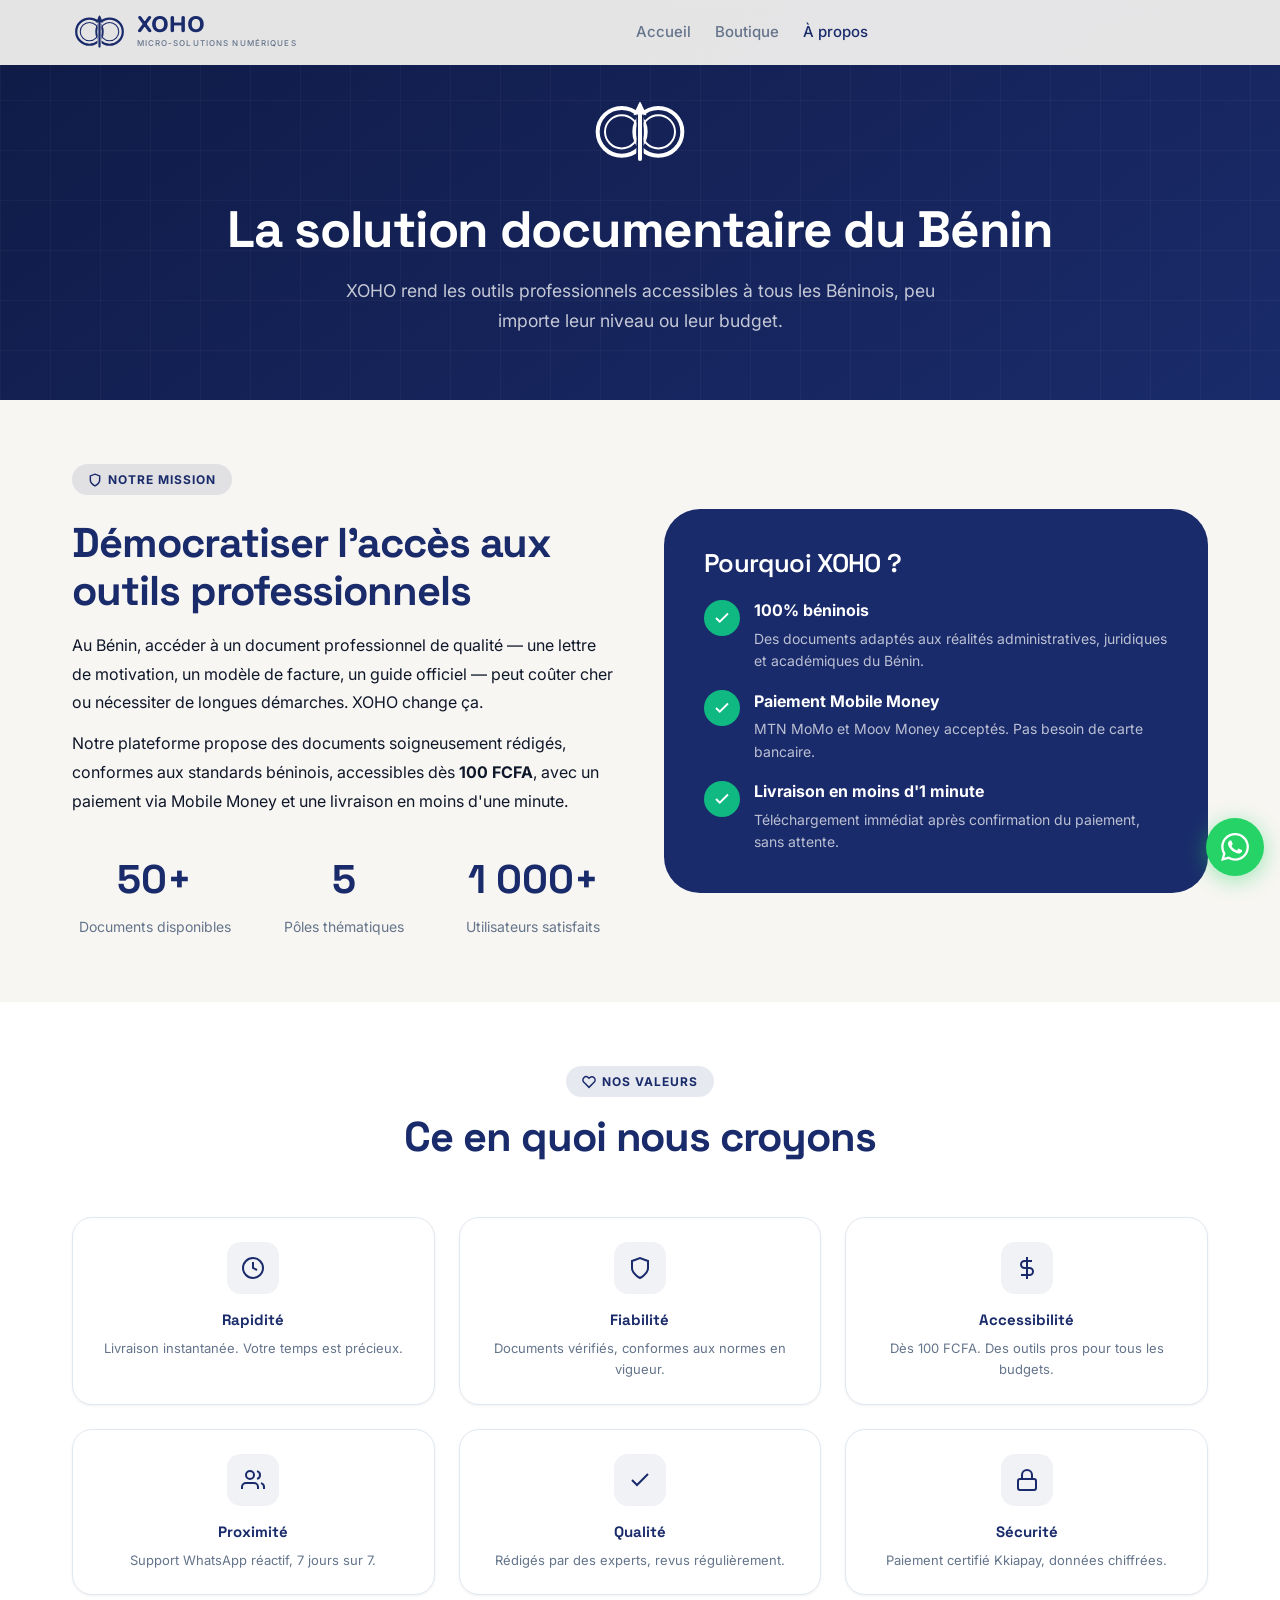
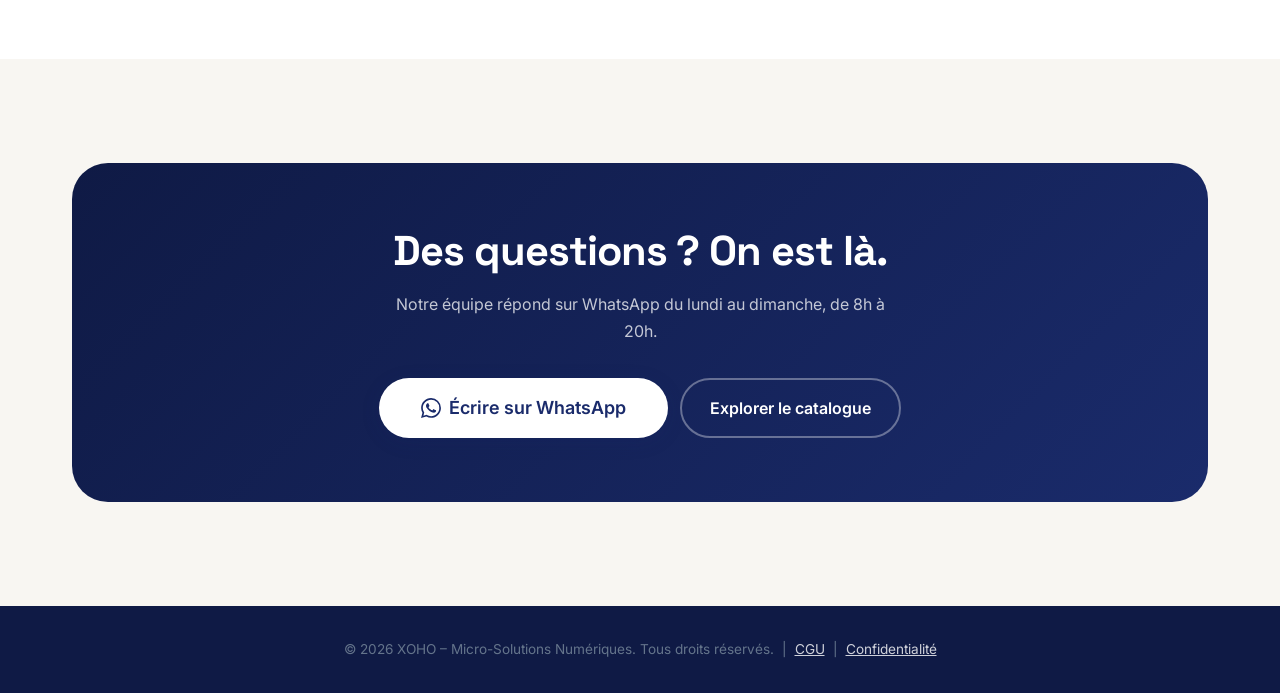
<file: xoho/apropos.html>
<!DOCTYPE html>
<html lang="fr">
<head>
  <meta charset="UTF-8"/>
  <meta name="viewport" content="width=device-width, initial-scale=1.0"/>
  <meta name="description" content="À propos de XOHO – La plateforme béninoise de documents professionnels numériques abordables."/>
  <title>À propos – XOHO</title>
  <link rel="preconnect" href="https://fonts.googleapis.com"/>
  <link rel="preconnect" href="https://fonts.gstatic.com" crossorigin/>
  <link href="https://fonts.googleapis.com/css2?family=Nunito:wght@700;800;900&family=Space+Grotesk:wght@400;500;600;700;800&family=Inter:wght@400;500;600;700&display=swap" rel="stylesheet"/>
  <link rel="stylesheet" href="css/style.css"/>
  <style>
    .about-hero { background:linear-gradient(145deg,#0F1A45 0%,#1A2B6B 100%); padding:6rem 0 4rem; color:#fff; text-align:center; position:relative; overflow:hidden; }
    .about-hero::before { content:''; position:absolute; inset:0; background-image:linear-gradient(rgba(255,255,255,.03) 1px,transparent 1px),linear-gradient(90deg,rgba(255,255,255,.03) 1px,transparent 1px); background-size:50px 50px; }
    .about-hero .container { position:relative; z-index:1; }
    .about-hero h1 { color:#fff; font-size:clamp(2rem,5vw,3.2rem); }
    .about-hero p { color:rgba(255,255,255,.75); margin-top:1rem; font-size:1.1rem; max-width:600px; margin-left:auto; margin-right:auto; }
    .about-logo { width:100px; height:auto; margin:0 auto 2rem; }
    .about-section { padding:4rem 0; }
    .about-section.alt { background:#fff; }
    .about-grid { display:grid; gap:3rem; align-items:center; }
    @media(min-width:768px) { .about-grid { grid-template-columns:1fr 1fr; } }
    .about-values { display:grid; grid-template-columns:1fr 1fr; gap:1.5rem; margin-top:2rem; }
    @media(min-width:640px) { .about-values { grid-template-columns:repeat(3,1fr); } }
    .value-card { background:#fff; border-radius:var(--r-lg); padding:1.5rem 1.25rem; text-align:center; box-shadow:var(--shadow-xs); border:1px solid var(--border); }
    .value-icon { width:52px; height:52px; border-radius:var(--r-md); background:var(--navy-a06); display:flex; align-items:center; justify-content:center; margin:0 auto .875rem; color:var(--navy); }
    .value-title { font-family:'Space Grotesk',sans-serif; font-size:.9375rem; font-weight:700; color:var(--navy); margin-bottom:.375rem; }
    .value-desc { font-size:.8125rem; color:var(--muted); line-height:1.6; }
    .stat-row { display:grid; grid-template-columns:repeat(3,1fr); gap:1.5rem; text-align:center; margin-top:2rem; }
    .stat-item-val { font-family:'Space Grotesk',sans-serif; font-size:2.5rem; font-weight:800; color:var(--navy); }
    .stat-item-lbl { font-size:.875rem; color:var(--muted); margin-top:.25rem; }
    .team-grid { display:grid; gap:1.5rem; grid-template-columns:repeat(auto-fit,minmax(200px,1fr)); margin-top:2rem; }
    .team-card { background:#fff; border-radius:var(--r-xl); padding:1.75rem 1.25rem; text-align:center; box-shadow:var(--shadow-xs); border:1px solid var(--border); }
    .team-avatar { width:64px; height:64px; border-radius:50%; background:var(--navy); color:#fff; font-size:1.5rem; font-weight:800; display:flex; align-items:center; justify-content:center; margin:0 auto 1rem; }
    .team-name { font-weight:700; color:var(--navy); font-size:1rem; }
    .team-role { font-size:.8125rem; color:var(--muted); margin-top:.25rem; }
    .contact-cta { background:linear-gradient(135deg,#0F1A45 0%,#1A2B6B 100%); color:#fff; text-align:center; padding:4rem 1rem; border-radius:var(--r-2xl); }
    .contact-cta h2 { color:#fff; margin-bottom:1rem; }
    .contact-cta p { color:rgba(255,255,255,.75); max-width:500px; margin:0 auto 2rem; }
    .legal-footer { background:var(--navy-dark); color:rgba(255,255,255,.6); text-align:center; padding:2rem 1rem; font-size:.85rem; }
    .legal-footer a { color:rgba(255,255,255,.8); text-decoration:underline; }
  </style>
</head>
<body>

<nav class="navbar" id="navbar">
  <div class="container">
    <a href="index.html" class="nav-logo" aria-label="XOHO Accueil">
      <img src="assets/logo.svg" alt="XOHO" class="nav-logo-img" width="44" height="32"/>
      <div class="nav-logo-text">
        <span class="nav-logo-name">XOHO</span>
        <span class="nav-logo-sub">Micro-Solutions Numériques</span>
      </div>
    </a>
    <div class="nav-links">
      <a href="index.html">Accueil</a>
      <a href="boutique.html">Boutique</a>
      <a href="apropos.html" class="active">À propos</a>
    </div>
    <div class="nav-actions">
      <button class="nav-hamburger" id="hamburgerBtn" aria-label="Menu" aria-expanded="false" aria-controls="navDrawer">
        <span></span><span></span><span></span>
      </button>
    </div>
  </div>
</nav>
<div class="nav-drawer" id="navDrawer">
  <a href="index.html">Accueil</a>
  <a href="boutique.html">Boutique</a>
  <a href="apropos.html">À propos</a>
  <a href="https://wa.me/2290192069709" target="_blank" rel="noopener noreferrer" class="btn btn-primary">Nous contacter</a>
</div>

<!-- HERO -->
<header class="about-hero">
  <div class="container">
    <img src="assets/logo-white.svg" alt="XOHO Logo" class="about-logo" width="100" height="auto"/>
    <h1>La solution documentaire du Bénin</h1>
    <p>XOHO rend les outils professionnels accessibles à tous les Béninois, peu importe leur niveau ou leur budget.</p>
  </div>
</header>

<!-- MISSION -->
<section class="about-section">
  <div class="container">
    <div class="about-grid">
      <div>
        <div class="section-badge reveal">
          <svg width="14" height="14" viewBox="0 0 24 24" fill="none" stroke="currentColor" stroke-width="2.5"><path d="M12 22s8-4 8-10V5l-8-3-8 3v7c0 6 8 10 8 10z"/></svg>
          Notre Mission
        </div>
        <h2 class="reveal" style="margin-top:.5rem">Démocratiser l'accès aux outils professionnels</h2>
        <p class="reveal" style="font-size:1rem;color:var(--text);line-height:1.8;margin-top:1rem">
          Au Bénin, accéder à un document professionnel de qualité — une lettre de motivation, un modèle de facture, un guide officiel — peut coûter cher ou nécessiter de longues démarches. XOHO change ça.
        </p>
        <p class="reveal" style="font-size:1rem;color:var(--text);line-height:1.8;margin-top:.75rem">
          Notre plateforme propose des documents soigneusement rédigés, conformes aux standards béninois, accessibles dès <strong>100 FCFA</strong>, avec un paiement via Mobile Money et une livraison en moins d'une minute.
        </p>
        <div class="stat-row reveal">
          <div class="stat-item">
            <div class="stat-item-val">50+</div>
            <div class="stat-item-lbl">Documents disponibles</div>
          </div>
          <div class="stat-item">
            <div class="stat-item-val">5</div>
            <div class="stat-item-lbl">Pôles thématiques</div>
          </div>
          <div class="stat-item">
            <div class="stat-item-val">1 000+</div>
            <div class="stat-item-lbl">Utilisateurs satisfaits</div>
          </div>
        </div>
      </div>
      <div class="reveal" style="background:var(--navy);border-radius:var(--r-2xl);padding:2.5rem;color:#fff">
        <h3 style="color:#fff;margin-bottom:1.25rem">Pourquoi XOHO ?</h3>
        <div style="display:flex;flex-direction:column;gap:1rem">
          <div style="display:flex;gap:.875rem;align-items:flex-start">
            <div style="width:36px;height:36px;border-radius:50%;background:var(--green);display:flex;align-items:center;justify-content:center;flex-shrink:0;margin-top:.1rem">
              <svg width="18" height="18" viewBox="0 0 24 24" fill="none" stroke="#fff" stroke-width="2.5"><polyline points="20 6 9 17 4 12"/></svg>
            </div>
            <div><strong style="color:#fff">100% béninois</strong><p style="color:rgba(255,255,255,.7);font-size:.875rem;margin-top:.25rem;line-height:1.6">Des documents adaptés aux réalités administratives, juridiques et académiques du Bénin.</p></div>
          </div>
          <div style="display:flex;gap:.875rem;align-items:flex-start">
            <div style="width:36px;height:36px;border-radius:50%;background:var(--green);display:flex;align-items:center;justify-content:center;flex-shrink:0;margin-top:.1rem">
              <svg width="18" height="18" viewBox="0 0 24 24" fill="none" stroke="#fff" stroke-width="2.5"><polyline points="20 6 9 17 4 12"/></svg>
            </div>
            <div><strong style="color:#fff">Paiement Mobile Money</strong><p style="color:rgba(255,255,255,.7);font-size:.875rem;margin-top:.25rem;line-height:1.6">MTN MoMo et Moov Money acceptés. Pas besoin de carte bancaire.</p></div>
          </div>
          <div style="display:flex;gap:.875rem;align-items:flex-start">
            <div style="width:36px;height:36px;border-radius:50%;background:var(--green);display:flex;align-items:center;justify-content:center;flex-shrink:0;margin-top:.1rem">
              <svg width="18" height="18" viewBox="0 0 24 24" fill="none" stroke="#fff" stroke-width="2.5"><polyline points="20 6 9 17 4 12"/></svg>
            </div>
            <div><strong style="color:#fff">Livraison en moins d'1 minute</strong><p style="color:rgba(255,255,255,.7);font-size:.875rem;margin-top:.25rem;line-height:1.6">Téléchargement immédiat après confirmation du paiement, sans attente.</p></div>
          </div>
        </div>
      </div>
    </div>
  </div>
</section>

<!-- VALEURS -->
<section class="about-section alt">
  <div class="container">
    <div class="section-header reveal">
      <div class="section-badge">
        <svg width="14" height="14" viewBox="0 0 24 24" fill="none" stroke="currentColor" stroke-width="2.5"><path d="M20.84 4.61a5.5 5.5 0 00-7.78 0L12 5.67l-1.06-1.06a5.5 5.5 0 00-7.78 7.78l1.06 1.06L12 21.23l7.78-7.78 1.06-1.06a5.5 5.5 0 000-7.78z"/></svg>
        Nos valeurs
      </div>
      <h2>Ce en quoi nous croyons</h2>
    </div>
    <div class="about-values">
      <div class="value-card reveal reveal-delay-1">
        <div class="value-icon"><svg width="24" height="24" viewBox="0 0 24 24" fill="none" stroke="currentColor" stroke-width="2"><circle cx="12" cy="12" r="10"/><polyline points="12 6 12 12 16 14"/></svg></div>
        <div class="value-title">Rapidité</div>
        <div class="value-desc">Livraison instantanée. Votre temps est précieux.</div>
      </div>
      <div class="value-card reveal reveal-delay-2">
        <div class="value-icon"><svg width="24" height="24" viewBox="0 0 24 24" fill="none" stroke="currentColor" stroke-width="2"><path d="M12 22s8-4 8-10V5l-8-3-8 3v7c0 6 8 10 8 10z"/></svg></div>
        <div class="value-title">Fiabilité</div>
        <div class="value-desc">Documents vérifiés, conformes aux normes en vigueur.</div>
      </div>
      <div class="value-card reveal reveal-delay-3">
        <div class="value-icon"><svg width="24" height="24" viewBox="0 0 24 24" fill="none" stroke="currentColor" stroke-width="2"><line x1="12" y1="1" x2="12" y2="23"/><path d="M17 5H9.5a3.5 3.5 0 000 7h5a3.5 3.5 0 010 7H6"/></svg></div>
        <div class="value-title">Accessibilité</div>
        <div class="value-desc">Dès 100 FCFA. Des outils pros pour tous les budgets.</div>
      </div>
      <div class="value-card reveal reveal-delay-4">
        <div class="value-icon"><svg width="24" height="24" viewBox="0 0 24 24" fill="none" stroke="currentColor" stroke-width="2"><path d="M17 21v-2a4 4 0 00-4-4H5a4 4 0 00-4 4v2"/><circle cx="9" cy="7" r="4"/><path d="M23 21v-2a4 4 0 00-3-3.87"/><path d="M16 3.13a4 4 0 010 7.75"/></svg></div>
        <div class="value-title">Proximité</div>
        <div class="value-desc">Support WhatsApp réactif, 7 jours sur 7.</div>
      </div>
      <div class="value-card reveal reveal-delay-5">
        <div class="value-icon"><svg width="24" height="24" viewBox="0 0 24 24" fill="none" stroke="currentColor" stroke-width="2"><polyline points="20 6 9 17 4 12"/></svg></div>
        <div class="value-title">Qualité</div>
        <div class="value-desc">Rédigés par des experts, revus régulièrement.</div>
      </div>
      <div class="value-card reveal">
        <div class="value-icon"><svg width="24" height="24" viewBox="0 0 24 24" fill="none" stroke="currentColor" stroke-width="2"><rect x="3" y="11" width="18" height="11" rx="2" ry="2"/><path d="M7 11V7a5 5 0 0110 0v4"/></svg></div>
        <div class="value-title">Sécurité</div>
        <div class="value-desc">Paiement certifié Kkiapay, données chiffrées.</div>
      </div>
    </div>
  </div>
</section>

<!-- CTA -->
<section class="section">
  <div class="container">
    <div class="contact-cta reveal">
      <h2>Des questions ? On est là.</h2>
      <p>Notre équipe répond sur WhatsApp du lundi au dimanche, de 8h à 20h.</p>
      <div style="display:flex;flex-wrap:wrap;gap:.75rem;justify-content:center">
        <a href="https://wa.me/2290192069709?text=Bonjour%20XOHO%2C%20j'\''ai%20une%20question" target="_blank" rel="noopener noreferrer" class="btn btn-white btn-lg">
          <svg width="20" height="20" viewBox="0 0 24 24" fill="currentColor"><path d="M17.472 14.382c-.297-.149-1.758-.867-2.03-.967-.273-.099-.471-.148-.67.15-.197.297-.767.966-.94 1.164-.173.199-.347.223-.644.075-.297-.15-1.255-.463-2.39-1.475-.883-.788-1.48-1.761-1.653-2.059-.173-.297-.018-.458.13-.606.134-.133.298-.347.446-.52.149-.174.198-.298.298-.497.099-.198.05-.371-.025-.52-.075-.149-.669-1.612-.916-2.207-.242-.579-.487-.5-.669-.51-.173-.008-.371-.01-.57-.01-.198 0-.52.074-.792.372-.272.297-1.04 1.016-1.04 2.479 0 1.462 1.065 2.875 1.213 3.074.149.198 2.096 3.2 5.077 4.487.709.306 1.262.489 1.694.625.712.227 1.36.195 1.871.118.571-.085 1.758-.719 2.006-1.413.248-.694.248-1.289.173-1.413-.074-.124-.272-.198-.57-.347m-5.421 7.403h-.004a9.87 9.87 0 01-5.031-1.378l-.361-.214-3.741.982.998-3.648-.235-.374a9.86 9.86 0 01-1.51-5.26c.001-5.45 4.436-9.884 9.888-9.884 2.64 0 5.122 1.03 6.988 2.898a9.825 9.825 0 012.893 6.994c-.003 5.45-4.437 9.884-9.885 9.884m8.413-18.297A11.815 11.815 0 0012.05 0C5.495 0 .16 5.335.157 11.892c0 2.096.547 4.142 1.588 5.945L.057 24l6.305-1.654a11.882 11.882 0 005.683 1.448h.005c6.554 0 11.89-5.335 11.893-11.893a11.821 11.821 0 00-3.48-8.413z"/></svg>
          Écrire sur WhatsApp
        </a>
        <a href="boutique.html" class="btn btn-outline" style="border-color:rgba(255,255,255,.35);color:#fff;border:2px solid rgba(255,255,255,.35)">
          Explorer le catalogue
        </a>
      </div>
    </div>
  </div>
</section>

<footer class="legal-footer">
  <p>&copy; 2026 XOHO – Micro-Solutions Numériques. Tous droits réservés. &nbsp;|&nbsp; <a href="cgu.html">CGU</a> &nbsp;|&nbsp; <a href="confidentialite.html">Confidentialité</a></p>
</footer>

<div class="wa-float">
  <div class="wa-tooltip" aria-hidden="true">Besoin d'aide ?</div>
  <a href="https://wa.me/2290192069709?text=Bonjour%20XOHO%2C%20j'\''ai%20besoin%20d'\''aide" class="wa-btn" target="_blank" rel="noopener noreferrer" aria-label="WhatsApp XOHO">
    <svg width="28" height="28" viewBox="0 0 24 24" fill="currentColor"><path d="M17.472 14.382c-.297-.149-1.758-.867-2.03-.967-.273-.099-.471-.148-.67.15-.197.297-.767.966-.94 1.164-.173.199-.347.223-.644.075-.297-.15-1.255-.463-2.39-1.475-.883-.788-1.48-1.761-1.653-2.059-.173-.297-.018-.458.13-.606.134-.133.298-.347.446-.52.149-.174.198-.298.298-.497.099-.198.05-.371-.025-.52-.075-.149-.669-1.612-.916-2.207-.242-.579-.487-.5-.669-.51-.173-.008-.371-.01-.57-.01-.198 0-.52.074-.792.372-.272.297-1.04 1.016-1.04 2.479 0 1.462 1.065 2.875 1.213 3.074.149.198 2.096 3.2 5.077 4.487.709.306 1.262.489 1.694.625.712.227 1.36.195 1.871.118.571-.085 1.758-.719 2.006-1.413.248-.694.248-1.289.173-1.413-.074-.124-.272-.198-.57-.347m-5.421 7.403h-.004a9.87 9.87 0 01-5.031-1.378l-.361-.214-3.741.982.998-3.648-.235-.374a9.86 9.86 0 01-1.51-5.26c.001-5.45 4.436-9.884 9.888-9.884 2.64 0 5.122 1.03 6.988 2.898a9.825 9.825 0 012.893 6.994c-.003 5.45-4.437 9.884-9.885 9.884m8.413-18.297A11.815 11.815 0 0012.05 0C5.495 0 .16 5.335.157 11.892c0 2.096.547 4.142 1.588 5.945L.057 24l6.305-1.654a11.882 11.882 0 005.683 1.448h.005c6.554 0 11.89-5.335 11.893-11.893a11.821 11.821 0 00-3.48-8.413z"/></svg>
  </a>
</div>

<script>
  const nav = document.getElementById('navbar');
  window.addEventListener('scroll',()=>nav.classList.toggle('scrolled',window.scrollY>40),{passive:true});
  const btn=document.getElementById('hamburgerBtn'), drw=document.getElementById('navDrawer');
  btn.addEventListener('click',()=>{const o=drw.classList.toggle('open');btn.classList.toggle('open',o);btn.setAttribute('aria-expanded',o);document.body.style.overflow=o?'hidden':'';});
  const io=new IntersectionObserver(entries=>entries.forEach(e=>{if(e.isIntersecting){e.target.classList.add('visible');io.unobserve(e.target);}}),{threshold:.1});
  document.querySelectorAll('.reveal').forEach(el=>io.observe(el));
</script>
</body>
</html>
</file>
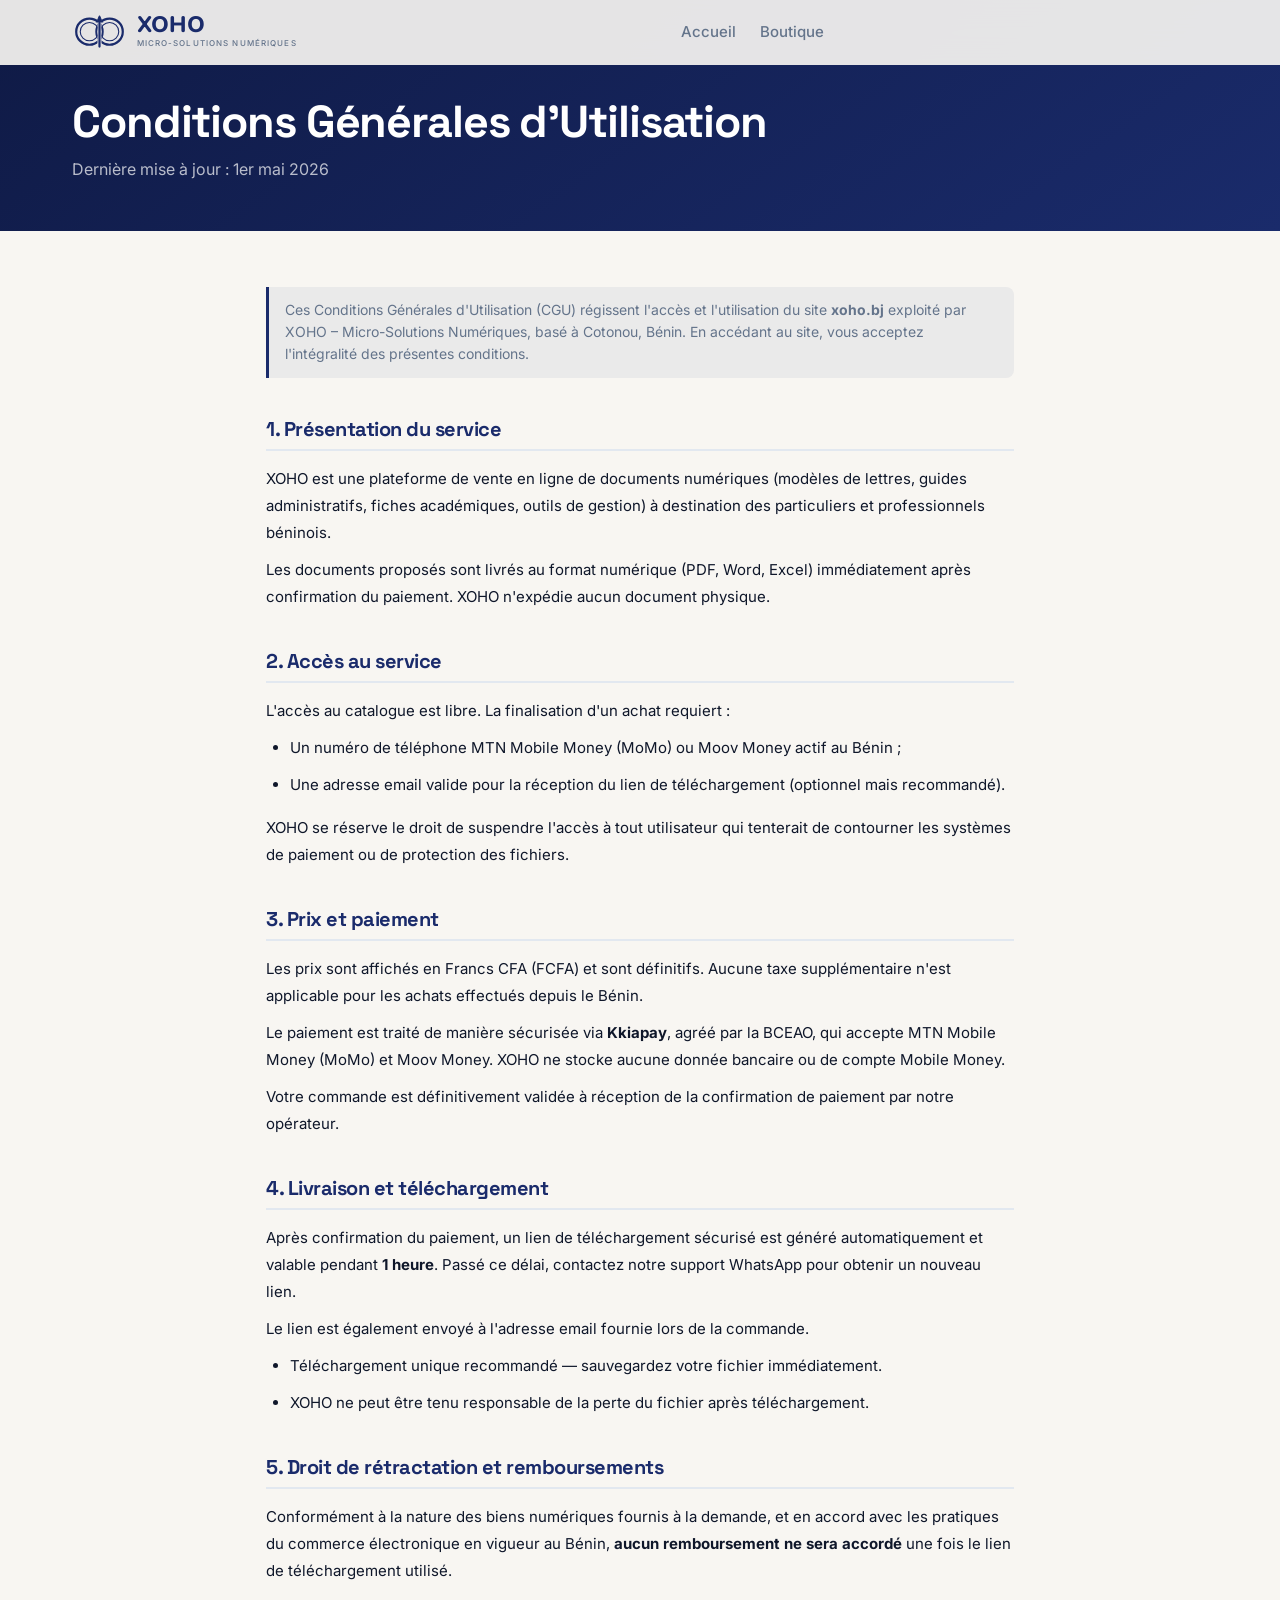
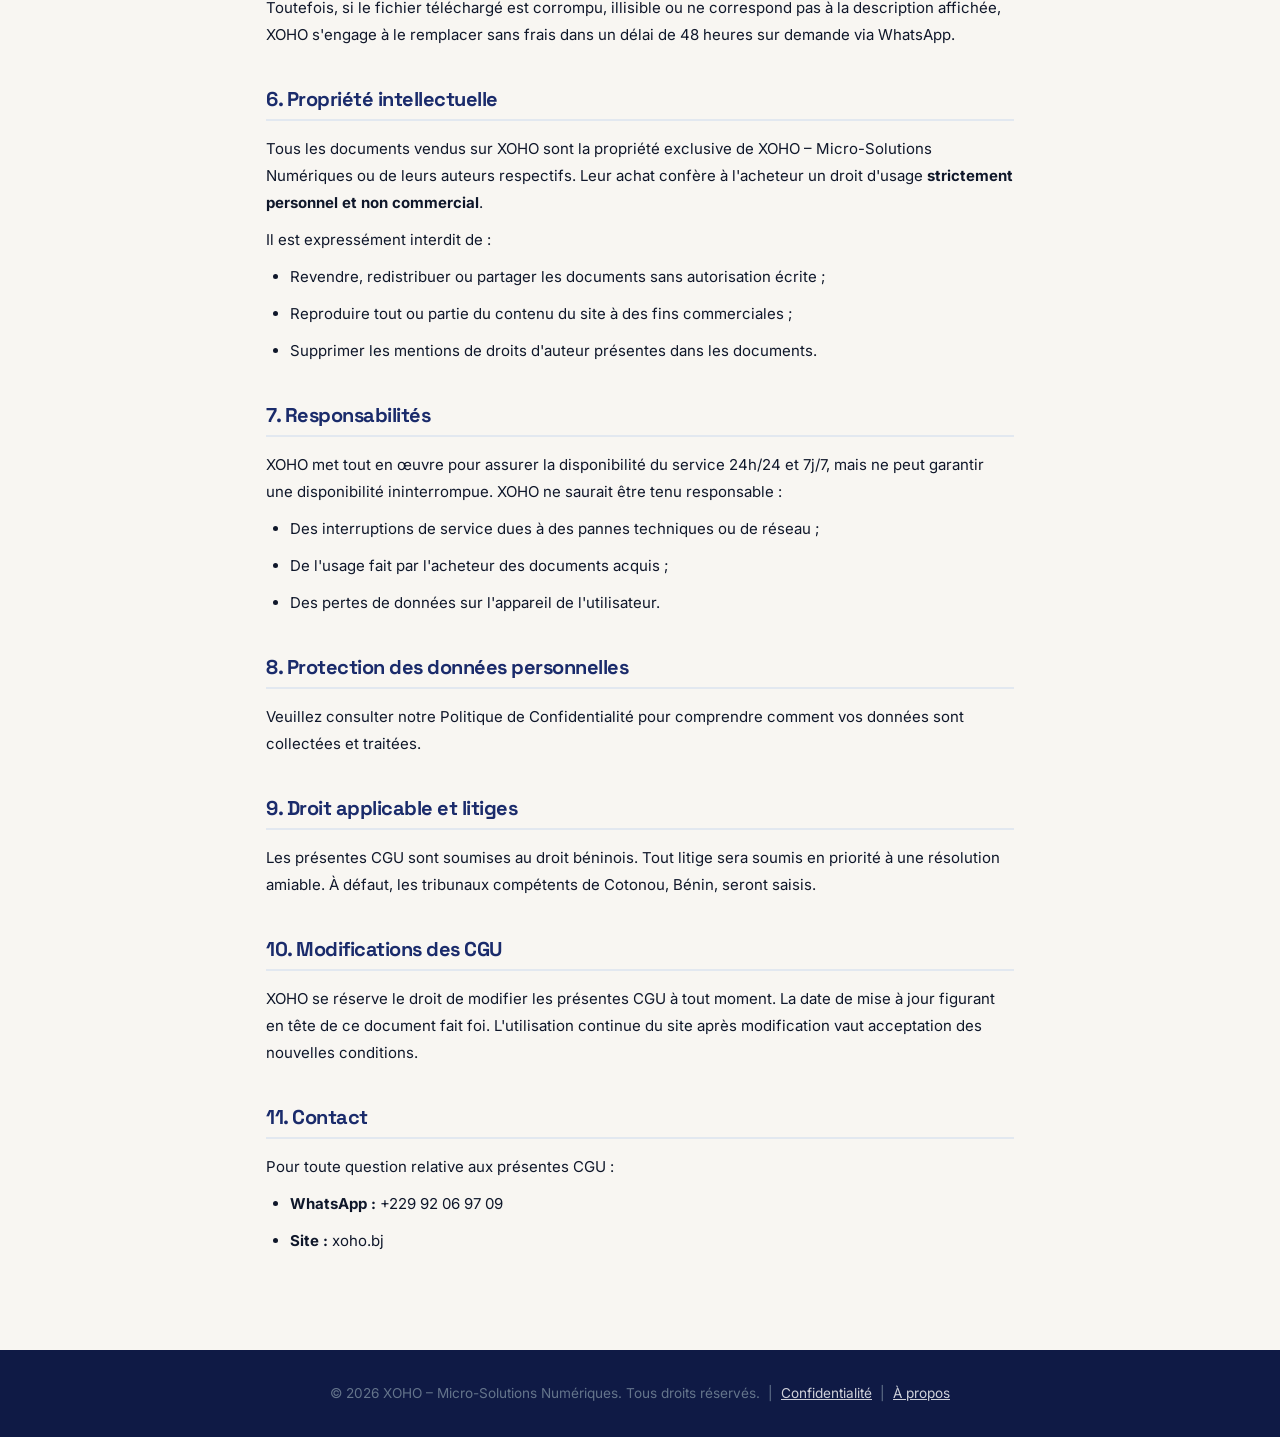
<file: xoho/cgu.html>
<!DOCTYPE html>
<html lang="fr">
<head>
  <meta charset="UTF-8"/>
  <meta name="viewport" content="width=device-width, initial-scale=1.0"/>
  <meta name="description" content="Conditions Générales d'Utilisation de XOHO – Micro-Solutions Numériques."/>
  <title>Conditions d'utilisation – XOHO</title>
  <link rel="preconnect" href="https://fonts.googleapis.com"/>
  <link rel="preconnect" href="https://fonts.gstatic.com" crossorigin/>
  <link href="https://fonts.googleapis.com/css2?family=Nunito:wght@700;800;900&family=Space+Grotesk:wght@400;500;600;700;800&family=Inter:wght@400;500;600;700&display=swap" rel="stylesheet"/>
  <link rel="stylesheet" href="css/style.css"/>
  <style>
    .legal-hero { background:linear-gradient(145deg,#0F1A45 0%,#1A2B6B 100%); padding:6rem 0 3rem; color:#fff; }
    .legal-hero h1 { color:#fff; font-size:clamp(1.8rem,4vw,2.8rem); }
    .legal-hero p { color:rgba(255,255,255,.7); margin-top:.5rem; }
    .legal-body { max-width:780px; margin:0 auto; padding:3.5rem 1rem 5rem; }
    .legal-body h2 { font-size:1.25rem; color:var(--navy); margin:2.5rem 0 .875rem; padding-bottom:.5rem; border-bottom:2px solid var(--border); }
    .legal-body h3 { font-size:1rem; color:var(--navy); margin:1.5rem 0 .5rem; font-weight:700; }
    .legal-body p, .legal-body li { font-size:.9375rem; color:var(--text); line-height:1.8; margin-bottom:.625rem; }
    .legal-body ul { list-style:disc; padding-left:1.5rem; margin-bottom:1rem; }
    .legal-body .date-update { background:var(--navy-a06); border-left:3px solid var(--navy); padding:.75rem 1rem; border-radius:0 var(--r-sm) var(--r-sm) 0; margin-bottom:2rem; font-size:.875rem; color:var(--muted); }
    .legal-footer { background:var(--navy-dark); color:rgba(255,255,255,.6); text-align:center; padding:2rem 1rem; font-size:.85rem; }
    .legal-footer a { color:rgba(255,255,255,.8); text-decoration:underline; }
  </style>
</head>
<body>

<nav class="navbar" id="navbar">
  <div class="container">
    <a href="index.html" class="nav-logo" aria-label="XOHO Accueil">
      <img src="assets/logo.svg" alt="XOHO" class="nav-logo-img" width="44" height="32"/>
      <div class="nav-logo-text">
        <span class="nav-logo-name">XOHO</span>
        <span class="nav-logo-sub">Micro-Solutions Numériques</span>
      </div>
    </a>
    <div class="nav-links">
      <a href="index.html">Accueil</a>
      <a href="boutique.html">Boutique</a>
    </div>
    <div class="nav-actions">
      <button class="nav-hamburger" id="hamburgerBtn" aria-label="Menu" aria-expanded="false" aria-controls="navDrawer">
        <span></span><span></span><span></span>
      </button>
    </div>
  </div>
</nav>
<div class="nav-drawer" id="navDrawer">
  <a href="index.html">Accueil</a>
  <a href="boutique.html">Boutique</a>
  <a href="apropos.html">À propos</a>
</div>

<header class="legal-hero">
  <div class="container">
    <h1>Conditions Générales d'Utilisation</h1>
    <p>Dernière mise à jour : 1er mai 2026</p>
  </div>
</header>

<main class="legal-body">
  <div class="date-update">
    Ces Conditions Générales d'Utilisation (CGU) régissent l'accès et l'utilisation du site <strong>xoho.bj</strong> exploité par XOHO – Micro-Solutions Numériques, basé à Cotonou, Bénin. En accédant au site, vous acceptez l'intégralité des présentes conditions.
  </div>

  <h2>1. Présentation du service</h2>
  <p>XOHO est une plateforme de vente en ligne de documents numériques (modèles de lettres, guides administratifs, fiches académiques, outils de gestion) à destination des particuliers et professionnels béninois.</p>
  <p>Les documents proposés sont livrés au format numérique (PDF, Word, Excel) immédiatement après confirmation du paiement. XOHO n'expédie aucun document physique.</p>

  <h2>2. Accès au service</h2>
  <p>L'accès au catalogue est libre. La finalisation d'un achat requiert :</p>
  <ul>
    <li>Un numéro de téléphone MTN Mobile Money (MoMo) ou Moov Money actif au Bénin ;</li>
    <li>Une adresse email valide pour la réception du lien de téléchargement (optionnel mais recommandé).</li>
  </ul>
  <p>XOHO se réserve le droit de suspendre l'accès à tout utilisateur qui tenterait de contourner les systèmes de paiement ou de protection des fichiers.</p>

  <h2>3. Prix et paiement</h2>
  <p>Les prix sont affichés en Francs CFA (FCFA) et sont définitifs. Aucune taxe supplémentaire n'est applicable pour les achats effectués depuis le Bénin.</p>
  <p>Le paiement est traité de manière sécurisée via <strong>Kkiapay</strong>, agréé par la BCEAO, qui accepte MTN Mobile Money (MoMo) et Moov Money. XOHO ne stocke aucune donnée bancaire ou de compte Mobile Money.</p>
  <p>Votre commande est définitivement validée à réception de la confirmation de paiement par notre opérateur.</p>

  <h2>4. Livraison et téléchargement</h2>
  <p>Après confirmation du paiement, un lien de téléchargement sécurisé est généré automatiquement et valable pendant <strong>1 heure</strong>. Passé ce délai, contactez notre support WhatsApp pour obtenir un nouveau lien.</p>
  <p>Le lien est également envoyé à l'adresse email fournie lors de la commande.</p>
  <ul>
    <li>Téléchargement unique recommandé — sauvegardez votre fichier immédiatement.</li>
    <li>XOHO ne peut être tenu responsable de la perte du fichier après téléchargement.</li>
  </ul>

  <h2>5. Droit de rétractation et remboursements</h2>
  <p>Conformément à la nature des biens numériques fournis à la demande, et en accord avec les pratiques du commerce électronique en vigueur au Bénin, <strong>aucun remboursement ne sera accordé</strong> une fois le lien de téléchargement utilisé.</p>
  <p>Toutefois, si le fichier téléchargé est corrompu, illisible ou ne correspond pas à la description affichée, XOHO s'engage à le remplacer sans frais dans un délai de 48 heures sur demande via WhatsApp.</p>

  <h2>6. Propriété intellectuelle</h2>
  <p>Tous les documents vendus sur XOHO sont la propriété exclusive de XOHO – Micro-Solutions Numériques ou de leurs auteurs respectifs. Leur achat confère à l'acheteur un droit d'usage <strong>strictement personnel et non commercial</strong>.</p>
  <p>Il est expressément interdit de :</p>
  <ul>
    <li>Revendre, redistribuer ou partager les documents sans autorisation écrite ;</li>
    <li>Reproduire tout ou partie du contenu du site à des fins commerciales ;</li>
    <li>Supprimer les mentions de droits d'auteur présentes dans les documents.</li>
  </ul>

  <h2>7. Responsabilités</h2>
  <p>XOHO met tout en œuvre pour assurer la disponibilité du service 24h/24 et 7j/7, mais ne peut garantir une disponibilité ininterrompue. XOHO ne saurait être tenu responsable :</p>
  <ul>
    <li>Des interruptions de service dues à des pannes techniques ou de réseau ;</li>
    <li>De l'usage fait par l'acheteur des documents acquis ;</li>
    <li>Des pertes de données sur l'appareil de l'utilisateur.</li>
  </ul>

  <h2>8. Protection des données personnelles</h2>
  <p>Veuillez consulter notre <a href="confidentialite.html">Politique de Confidentialité</a> pour comprendre comment vos données sont collectées et traitées.</p>

  <h2>9. Droit applicable et litiges</h2>
  <p>Les présentes CGU sont soumises au droit béninois. Tout litige sera soumis en priorité à une résolution amiable. À défaut, les tribunaux compétents de Cotonou, Bénin, seront saisis.</p>

  <h2>10. Modifications des CGU</h2>
  <p>XOHO se réserve le droit de modifier les présentes CGU à tout moment. La date de mise à jour figurant en tête de ce document fait foi. L'utilisation continue du site après modification vaut acceptation des nouvelles conditions.</p>

  <h2>11. Contact</h2>
  <p>Pour toute question relative aux présentes CGU :</p>
  <ul>
    <li><strong>WhatsApp :</strong> <a href="https://wa.me/2290192069709" target="_blank" rel="noopener noreferrer">+229 92 06 97 09</a></li>
    <li><strong>Site :</strong> <a href="index.html">xoho.bj</a></li>
  </ul>
</main>

<footer class="legal-footer">
  <p>&copy; 2026 XOHO – Micro-Solutions Numériques. Tous droits réservés. &nbsp;|&nbsp; <a href="confidentialite.html">Confidentialité</a> &nbsp;|&nbsp; <a href="apropos.html">À propos</a></p>
</footer>

<script>
  const nav = document.getElementById('navbar');
  window.addEventListener('scroll',()=>nav.classList.toggle('scrolled',window.scrollY>40),{passive:true});
  const btn=document.getElementById('hamburgerBtn'), drw=document.getElementById('navDrawer');
  btn.addEventListener('click',()=>{const o=drw.classList.toggle('open');btn.classList.toggle('open',o);btn.setAttribute('aria-expanded',o);document.body.style.overflow=o?'hidden':'';});
</script>
</body>
</html>
</file>
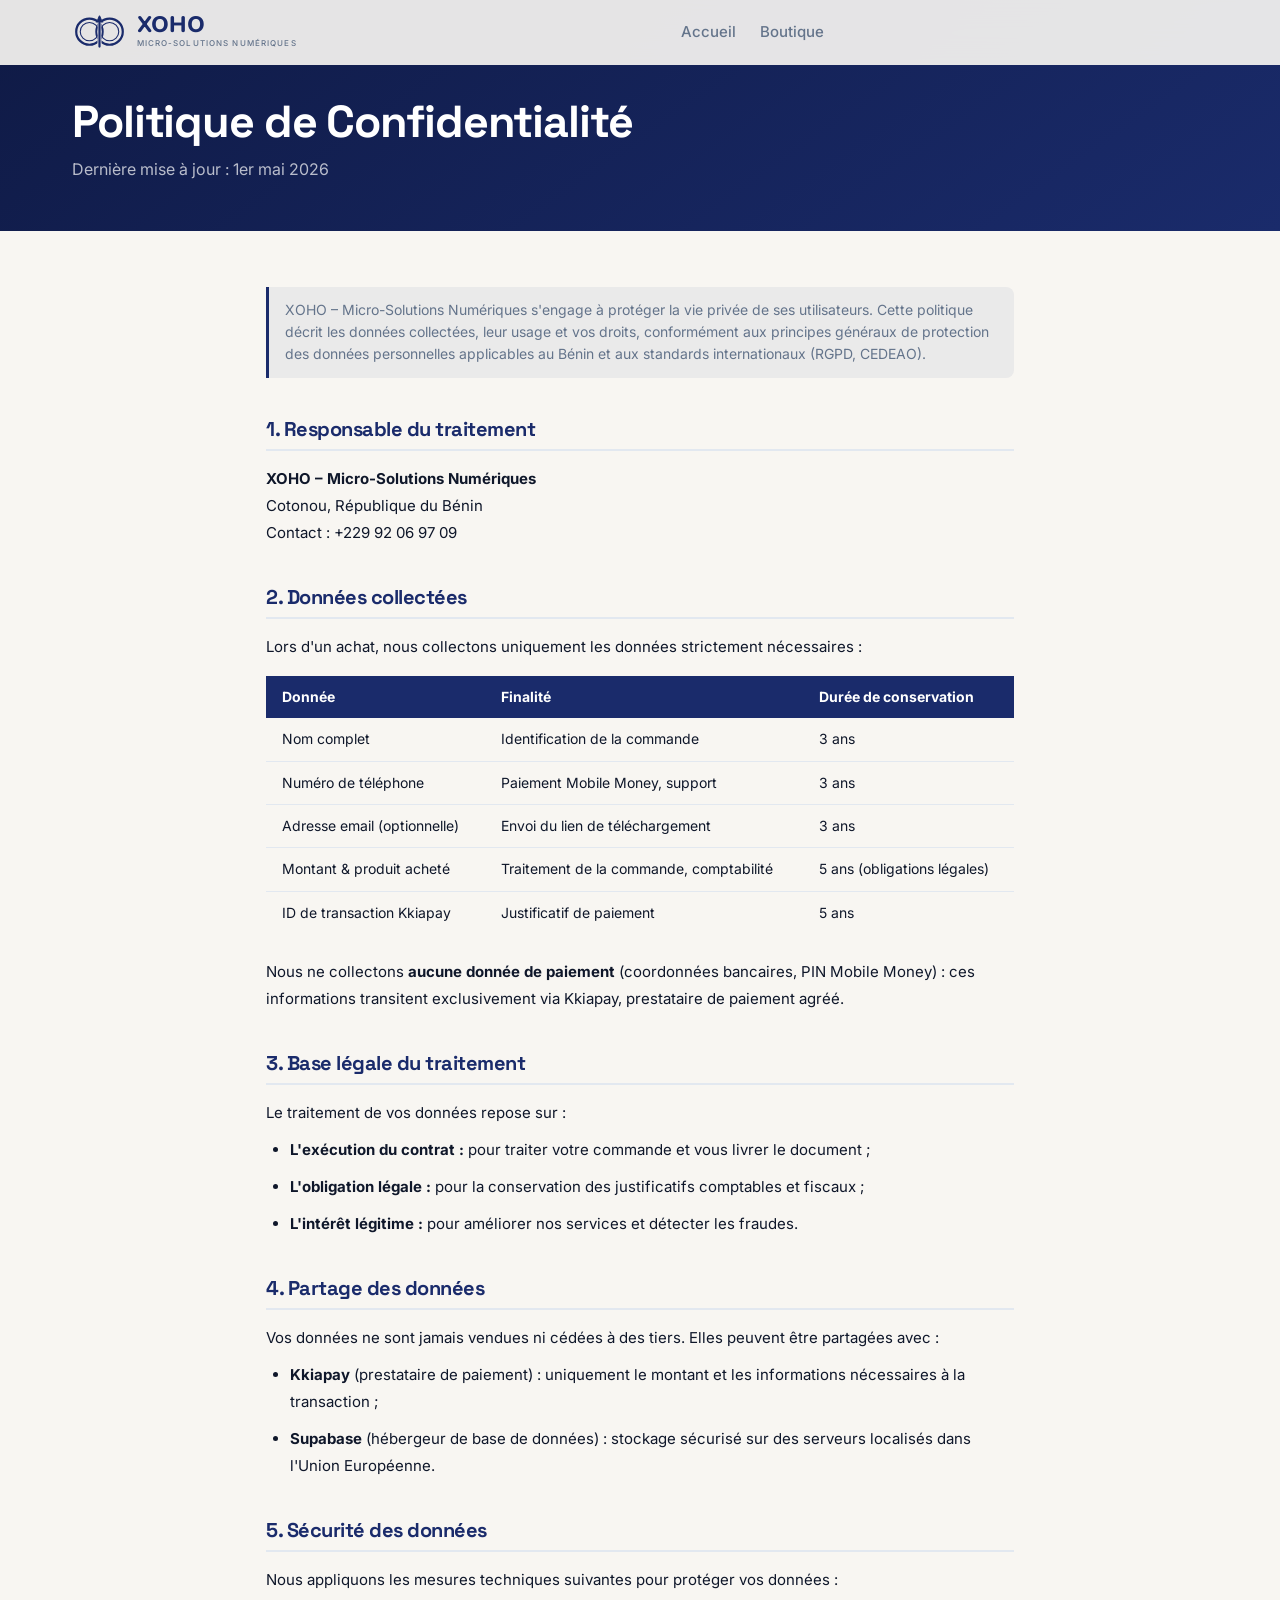
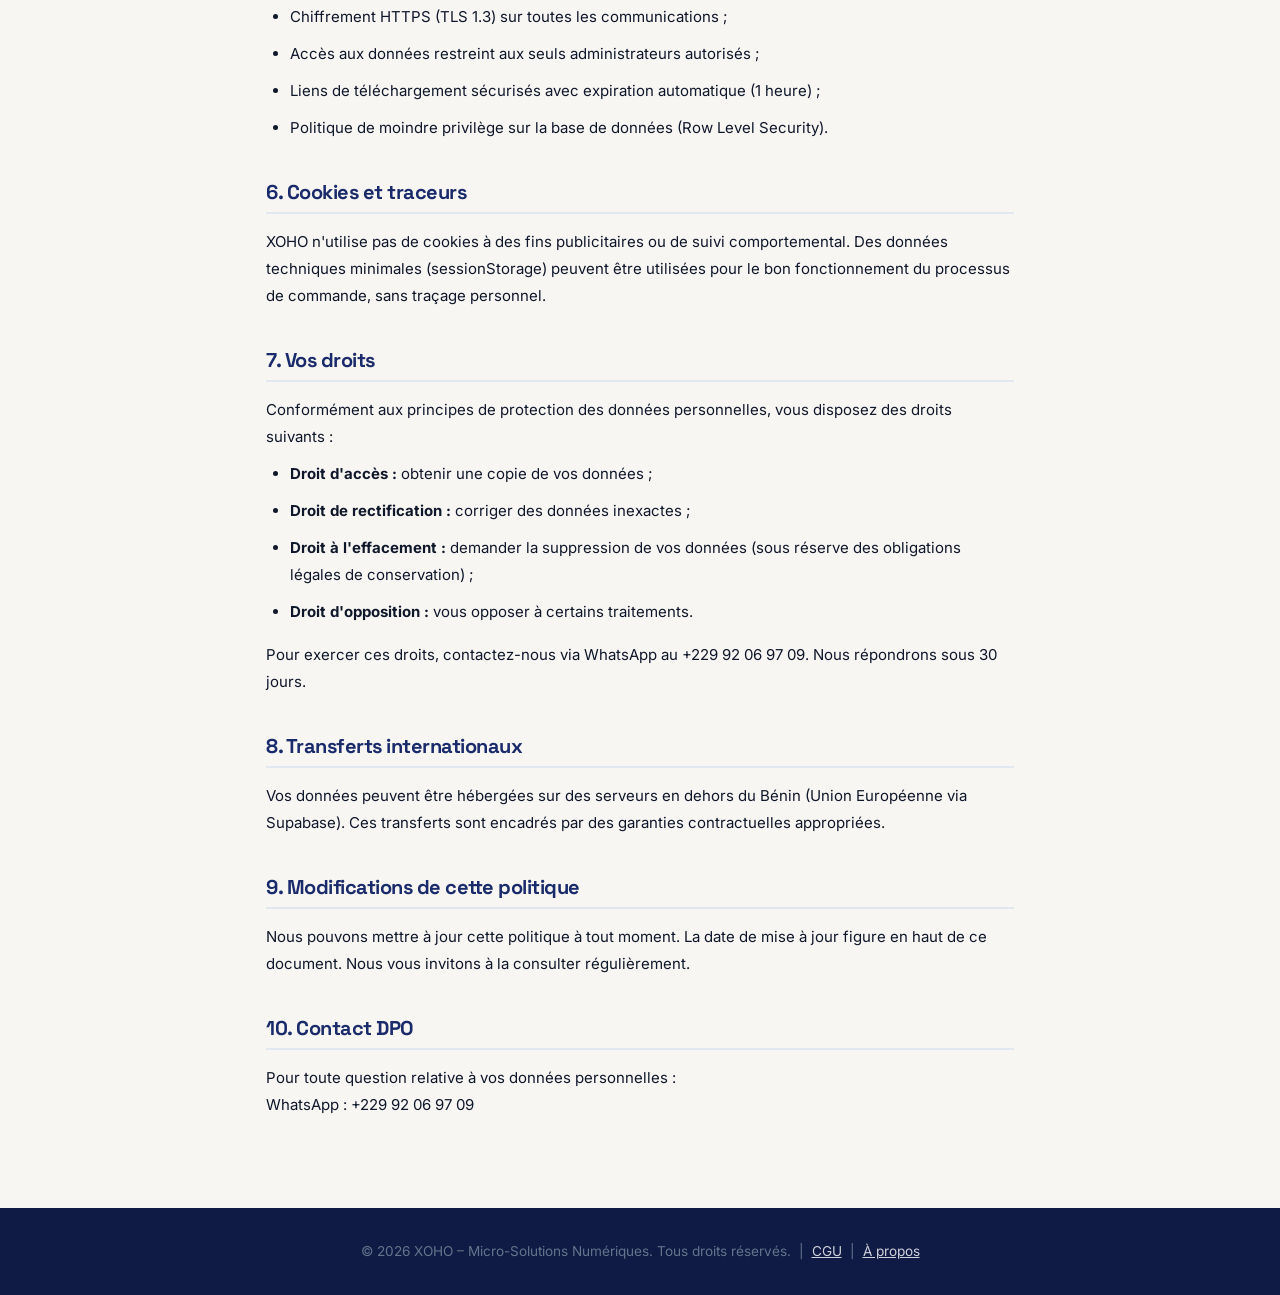
<file: xoho/confidentialite.html>
<!DOCTYPE html>
<html lang="fr">
<head>
  <meta charset="UTF-8"/>
  <meta name="viewport" content="width=device-width, initial-scale=1.0"/>
  <meta name="description" content="Politique de confidentialité de XOHO – Comment vos données personnelles sont collectées et protégées."/>
  <title>Politique de confidentialité – XOHO</title>
  <link rel="preconnect" href="https://fonts.googleapis.com"/>
  <link rel="preconnect" href="https://fonts.gstatic.com" crossorigin/>
  <link href="https://fonts.googleapis.com/css2?family=Nunito:wght@700;800;900&family=Space+Grotesk:wght@400;500;600;700;800&family=Inter:wght@400;500;600;700&display=swap" rel="stylesheet"/>
  <link rel="stylesheet" href="css/style.css"/>
  <style>
    .legal-hero { background:linear-gradient(145deg,#0F1A45 0%,#1A2B6B 100%); padding:6rem 0 3rem; color:#fff; }
    .legal-hero h1 { color:#fff; font-size:clamp(1.8rem,4vw,2.8rem); }
    .legal-hero p { color:rgba(255,255,255,.7); margin-top:.5rem; }
    .legal-body { max-width:780px; margin:0 auto; padding:3.5rem 1rem 5rem; }
    .legal-body h2 { font-size:1.25rem; color:var(--navy); margin:2.5rem 0 .875rem; padding-bottom:.5rem; border-bottom:2px solid var(--border); }
    .legal-body h3 { font-size:1rem; color:var(--navy); margin:1.5rem 0 .5rem; font-weight:700; }
    .legal-body p, .legal-body li { font-size:.9375rem; color:var(--text); line-height:1.8; margin-bottom:.625rem; }
    .legal-body ul { list-style:disc; padding-left:1.5rem; margin-bottom:1rem; }
    .legal-body .date-update { background:var(--navy-a06); border-left:3px solid var(--navy); padding:.75rem 1rem; border-radius:0 var(--r-sm) var(--r-sm) 0; margin-bottom:2rem; font-size:.875rem; color:var(--muted); }
    .data-table { width:100%; border-collapse:collapse; margin:1rem 0 1.5rem; font-size:.875rem; }
    .data-table th { text-align:left; background:var(--navy); color:#fff; padding:.625rem 1rem; }
    .data-table td { padding:.625rem 1rem; border-bottom:1px solid var(--border); vertical-align:top; }
    .data-table tr:last-child td { border-bottom:none; }
    .legal-footer { background:var(--navy-dark); color:rgba(255,255,255,.6); text-align:center; padding:2rem 1rem; font-size:.85rem; }
    .legal-footer a { color:rgba(255,255,255,.8); text-decoration:underline; }
  </style>
</head>
<body>

<nav class="navbar" id="navbar">
  <div class="container">
    <a href="index.html" class="nav-logo" aria-label="XOHO Accueil">
      <img src="assets/logo.svg" alt="XOHO" class="nav-logo-img" width="44" height="32"/>
      <div class="nav-logo-text">
        <span class="nav-logo-name">XOHO</span>
        <span class="nav-logo-sub">Micro-Solutions Numériques</span>
      </div>
    </a>
    <div class="nav-links">
      <a href="index.html">Accueil</a>
      <a href="boutique.html">Boutique</a>
    </div>
    <div class="nav-actions">
      <button class="nav-hamburger" id="hamburgerBtn" aria-label="Menu" aria-expanded="false" aria-controls="navDrawer">
        <span></span><span></span><span></span>
      </button>
    </div>
  </div>
</nav>
<div class="nav-drawer" id="navDrawer">
  <a href="index.html">Accueil</a>
  <a href="boutique.html">Boutique</a>
  <a href="apropos.html">À propos</a>
</div>

<header class="legal-hero">
  <div class="container">
    <h1>Politique de Confidentialité</h1>
    <p>Dernière mise à jour : 1er mai 2026</p>
  </div>
</header>

<main class="legal-body">
  <div class="date-update">
    XOHO – Micro-Solutions Numériques s'engage à protéger la vie privée de ses utilisateurs. Cette politique décrit les données collectées, leur usage et vos droits, conformément aux principes généraux de protection des données personnelles applicables au Bénin et aux standards internationaux (RGPD, CEDEAO).
  </div>

  <h2>1. Responsable du traitement</h2>
  <p><strong>XOHO – Micro-Solutions Numériques</strong><br/>Cotonou, République du Bénin<br/>Contact : <a href="https://wa.me/2290192069709" target="_blank" rel="noopener noreferrer">+229 92 06 97 09</a></p>

  <h2>2. Données collectées</h2>
  <p>Lors d'un achat, nous collectons uniquement les données strictement nécessaires :</p>
  <table class="data-table">
    <thead><tr><th>Donnée</th><th>Finalité</th><th>Durée de conservation</th></tr></thead>
    <tbody>
      <tr><td>Nom complet</td><td>Identification de la commande</td><td>3 ans</td></tr>
      <tr><td>Numéro de téléphone</td><td>Paiement Mobile Money, support</td><td>3 ans</td></tr>
      <tr><td>Adresse email (optionnelle)</td><td>Envoi du lien de téléchargement</td><td>3 ans</td></tr>
      <tr><td>Montant & produit acheté</td><td>Traitement de la commande, comptabilité</td><td>5 ans (obligations légales)</td></tr>
      <tr><td>ID de transaction Kkiapay</td><td>Justificatif de paiement</td><td>5 ans</td></tr>
    </tbody>
  </table>
  <p>Nous ne collectons <strong>aucune donnée de paiement</strong> (coordonnées bancaires, PIN Mobile Money) : ces informations transitent exclusivement via Kkiapay, prestataire de paiement agréé.</p>

  <h2>3. Base légale du traitement</h2>
  <p>Le traitement de vos données repose sur :</p>
  <ul>
    <li><strong>L'exécution du contrat :</strong> pour traiter votre commande et vous livrer le document ;</li>
    <li><strong>L'obligation légale :</strong> pour la conservation des justificatifs comptables et fiscaux ;</li>
    <li><strong>L'intérêt légitime :</strong> pour améliorer nos services et détecter les fraudes.</li>
  </ul>

  <h2>4. Partage des données</h2>
  <p>Vos données ne sont jamais vendues ni cédées à des tiers. Elles peuvent être partagées avec :</p>
  <ul>
    <li><strong>Kkiapay</strong> (prestataire de paiement) : uniquement le montant et les informations nécessaires à la transaction ;</li>
    <li><strong>Supabase</strong> (hébergeur de base de données) : stockage sécurisé sur des serveurs localisés dans l'Union Européenne.</li>
  </ul>

  <h2>5. Sécurité des données</h2>
  <p>Nous appliquons les mesures techniques suivantes pour protéger vos données :</p>
  <ul>
    <li>Chiffrement HTTPS (TLS 1.3) sur toutes les communications ;</li>
    <li>Accès aux données restreint aux seuls administrateurs autorisés ;</li>
    <li>Liens de téléchargement sécurisés avec expiration automatique (1 heure) ;</li>
    <li>Politique de moindre privilège sur la base de données (Row Level Security).</li>
  </ul>

  <h2>6. Cookies et traceurs</h2>
  <p>XOHO n'utilise pas de cookies à des fins publicitaires ou de suivi comportemental. Des données techniques minimales (sessionStorage) peuvent être utilisées pour le bon fonctionnement du processus de commande, sans traçage personnel.</p>

  <h2>7. Vos droits</h2>
  <p>Conformément aux principes de protection des données personnelles, vous disposez des droits suivants :</p>
  <ul>
    <li><strong>Droit d'accès :</strong> obtenir une copie de vos données ;</li>
    <li><strong>Droit de rectification :</strong> corriger des données inexactes ;</li>
    <li><strong>Droit à l'effacement :</strong> demander la suppression de vos données (sous réserve des obligations légales de conservation) ;</li>
    <li><strong>Droit d'opposition :</strong> vous opposer à certains traitements.</li>
  </ul>
  <p>Pour exercer ces droits, contactez-nous via WhatsApp au <a href="https://wa.me/2290192069709" target="_blank" rel="noopener noreferrer">+229 92 06 97 09</a>. Nous répondrons sous 30 jours.</p>

  <h2>8. Transferts internationaux</h2>
  <p>Vos données peuvent être hébergées sur des serveurs en dehors du Bénin (Union Européenne via Supabase). Ces transferts sont encadrés par des garanties contractuelles appropriées.</p>

  <h2>9. Modifications de cette politique</h2>
  <p>Nous pouvons mettre à jour cette politique à tout moment. La date de mise à jour figure en haut de ce document. Nous vous invitons à la consulter régulièrement.</p>

  <h2>10. Contact DPO</h2>
  <p>Pour toute question relative à vos données personnelles :<br/>
  WhatsApp : <a href="https://wa.me/2290192069709?text=Demande%20RGPD%20-%20XOHO" target="_blank" rel="noopener noreferrer">+229 92 06 97 09</a></p>
</main>

<footer class="legal-footer">
  <p>&copy; 2026 XOHO – Micro-Solutions Numériques. Tous droits réservés. &nbsp;|&nbsp; <a href="cgu.html">CGU</a> &nbsp;|&nbsp; <a href="apropos.html">À propos</a></p>
</footer>

<script>
  const nav = document.getElementById('navbar');
  window.addEventListener('scroll',()=>nav.classList.toggle('scrolled',window.scrollY>40),{passive:true});
  const btn=document.getElementById('hamburgerBtn'), drw=document.getElementById('navDrawer');
  btn.addEventListener('click',()=>{const o=drw.classList.toggle('open');btn.classList.toggle('open',o);btn.setAttribute('aria-expanded',o);document.body.style.overflow=o?'hidden':'';});
</script>
</body>
</html>
</file>
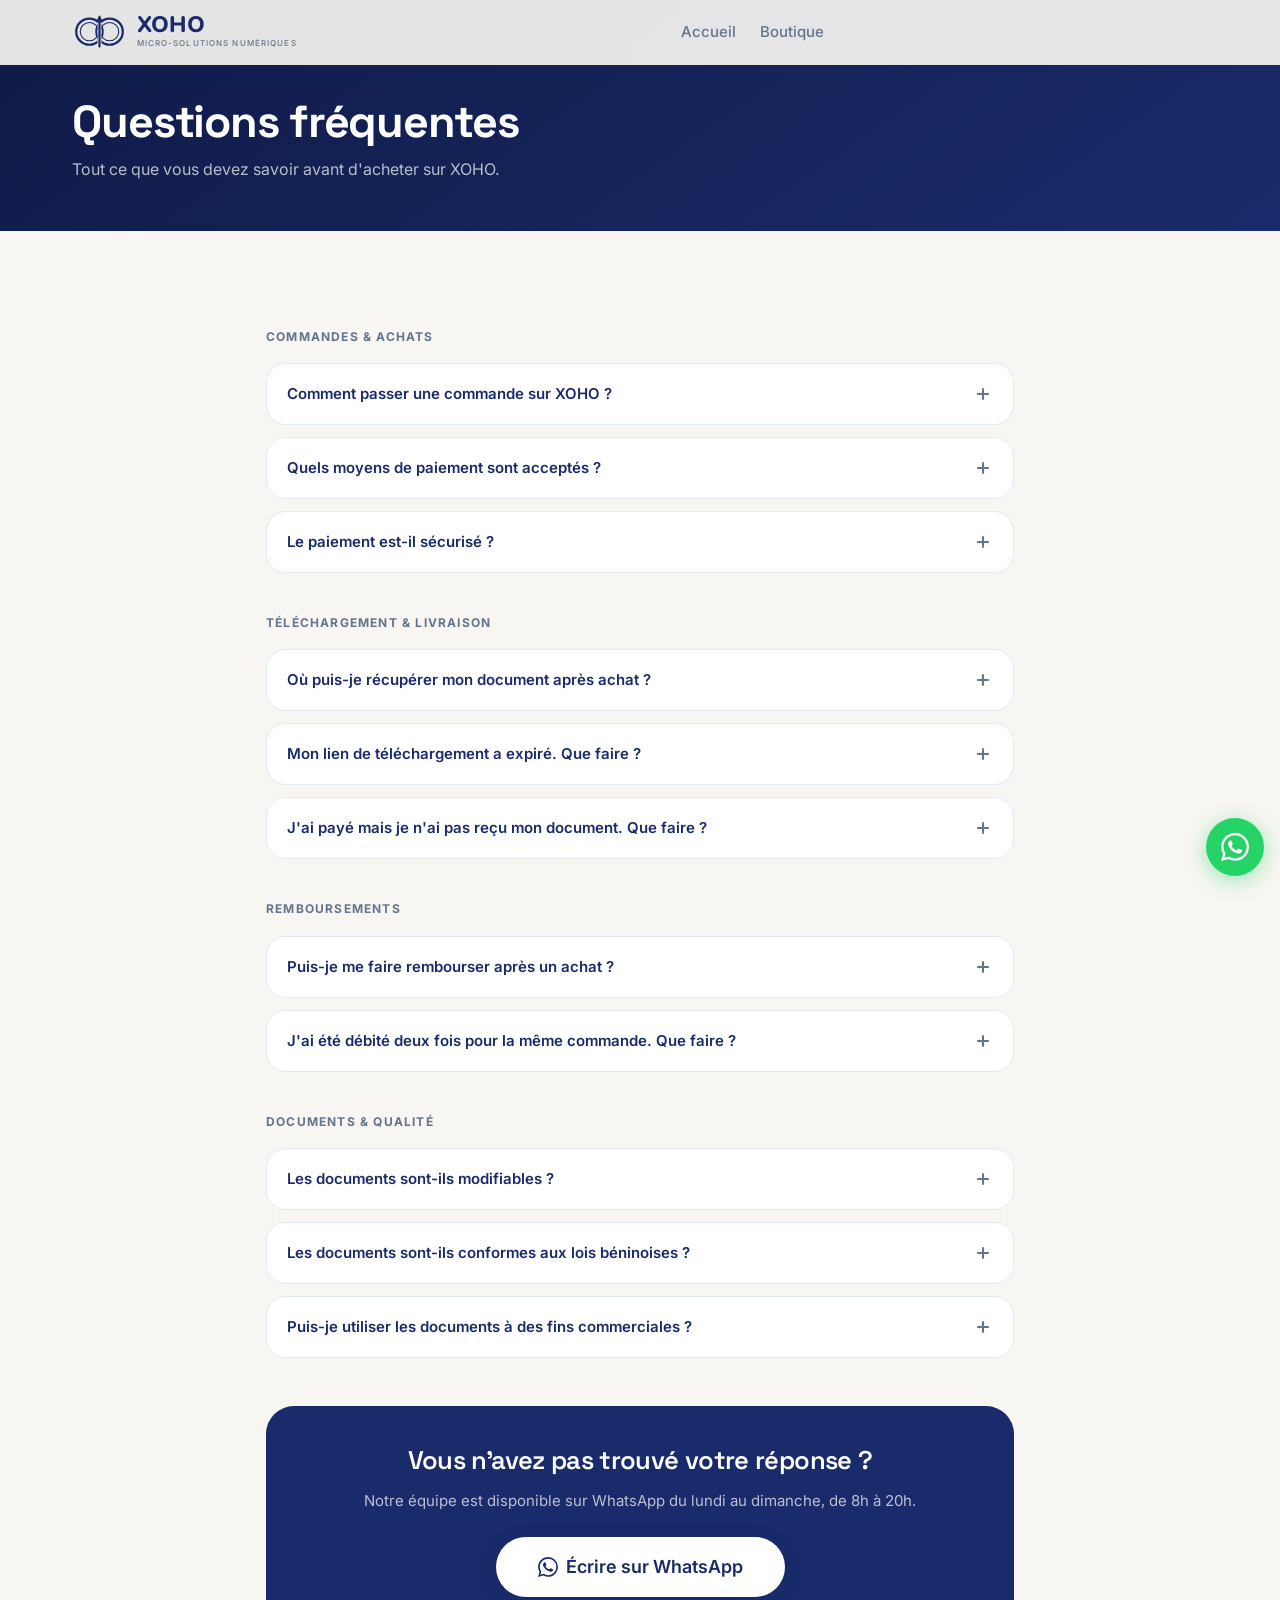
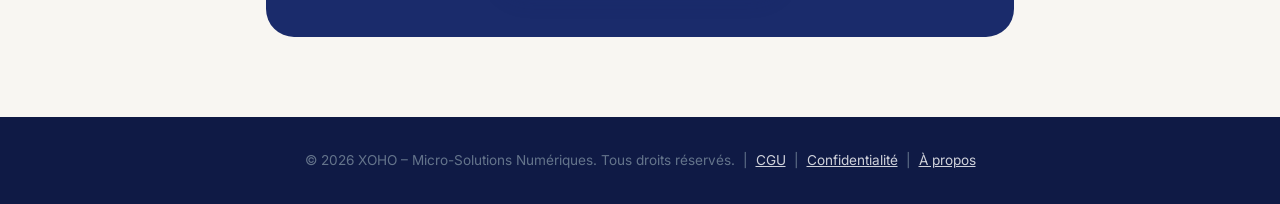
<file: xoho/faq.html>
<!DOCTYPE html>
<html lang="fr">
<head>
  <meta charset="UTF-8"/>
  <meta name="viewport" content="width=device-width, initial-scale=1.0"/>
  <meta name="description" content="FAQ XOHO – Réponses aux questions fréquentes sur les commandes, paiements et téléchargements."/>
  <title>FAQ – XOHO</title>
  <link rel="preconnect" href="https://fonts.googleapis.com"/>
  <link rel="preconnect" href="https://fonts.gstatic.com" crossorigin/>
  <link href="https://fonts.googleapis.com/css2?family=Nunito:wght@700;800;900&family=Space+Grotesk:wght@400;500;600;700;800&family=Inter:wght@400;500;600;700&display=swap" rel="stylesheet"/>
  <link rel="stylesheet" href="css/style.css"/>
  <style>
    .legal-hero { background:linear-gradient(145deg,#0F1A45 0%,#1A2B6B 100%); padding:6rem 0 3rem; color:#fff; }
    .legal-hero h1 { color:#fff; font-size:clamp(1.8rem,4vw,2.8rem); }
    .legal-hero p { color:rgba(255,255,255,.7); margin-top:.5rem; }
    .faq-body { max-width:780px; margin:0 auto; padding:3.5rem 1rem 5rem; }
    .faq-category { font-size:.75rem; font-weight:700; letter-spacing:.1em; text-transform:uppercase; color:var(--muted); margin:2.5rem 0 1rem; }
    .faq-item { border:1px solid var(--border); border-radius:var(--r-lg); margin-bottom:.75rem; overflow:hidden; }
    .faq-question { width:100%; text-align:left; padding:1.125rem 1.25rem; background:#fff; font-size:.9375rem; font-weight:600; color:var(--navy); cursor:pointer; display:flex; justify-content:space-between; align-items:center; gap:1rem; border:none; transition:background var(--t-fast); }
    .faq-question:hover { background:var(--navy-a06); }
    .faq-question svg { flex-shrink:0; transition:transform var(--t-normal); color:var(--muted); }
    .faq-item.open .faq-question svg { transform:rotate(45deg); }
    .faq-answer { max-height:0; overflow:hidden; transition:max-height .35s ease, padding .25s ease; background:#fff; }
    .faq-item.open .faq-answer { max-height:400px; }
    .faq-answer-inner { padding:0 1.25rem 1.25rem; font-size:.9rem; color:var(--text); line-height:1.75; border-top:1px solid var(--border); padding-top:1rem; }
    .faq-answer-inner a { color:var(--navy); text-decoration:underline; }
    .faq-cta { background:var(--navy); border-radius:var(--r-xl); padding:2.5rem 2rem; text-align:center; margin-top:3rem; }
    .faq-cta h3 { color:#fff; margin-bottom:.75rem; }
    .faq-cta p { color:rgba(255,255,255,.7); margin-bottom:1.5rem; font-size:.9375rem; }
    .legal-footer { background:var(--navy-dark); color:rgba(255,255,255,.6); text-align:center; padding:2rem 1rem; font-size:.85rem; }
    .legal-footer a { color:rgba(255,255,255,.8); text-decoration:underline; }
  </style>
</head>
<body>

<nav class="navbar" id="navbar">
  <div class="container">
    <a href="index.html" class="nav-logo" aria-label="XOHO Accueil">
      <img src="assets/logo.svg" alt="XOHO" class="nav-logo-img" width="44" height="32"/>
      <div class="nav-logo-text">
        <span class="nav-logo-name">XOHO</span>
        <span class="nav-logo-sub">Micro-Solutions Numériques</span>
      </div>
    </a>
    <div class="nav-links">
      <a href="index.html">Accueil</a>
      <a href="boutique.html">Boutique</a>
    </div>
    <div class="nav-actions">
      <button class="nav-hamburger" id="hamburgerBtn" aria-label="Menu" aria-expanded="false" aria-controls="navDrawer">
        <span></span><span></span><span></span>
      </button>
    </div>
  </div>
</nav>
<div class="nav-drawer" id="navDrawer">
  <a href="index.html">Accueil</a>
  <a href="boutique.html">Boutique</a>
  <a href="apropos.html">À propos</a>
</div>

<header class="legal-hero">
  <div class="container">
    <h1>Questions fréquentes</h1>
    <p>Tout ce que vous devez savoir avant d'acheter sur XOHO.</p>
  </div>
</header>

<main class="faq-body">

  <p class="faq-category">Commandes & Achats</p>

  <div class="faq-item">
    <button class="faq-question" aria-expanded="false">
      Comment passer une commande sur XOHO ?
      <svg width="20" height="20" viewBox="0 0 24 24" fill="none" stroke="currentColor" stroke-width="2.5"><line x1="12" y1="5" x2="12" y2="19"/><line x1="5" y1="12" x2="19" y2="12"/></svg>
    </button>
    <div class="faq-answer"><div class="faq-answer-inner">
      Choisissez un document dans le catalogue, cliquez sur <strong>Acheter</strong>, renseignez votre nom, votre numéro Mobile Money et votre email (optionnel), puis validez le paiement sur votre téléphone. Votre document est disponible en moins d'une minute.
    </div></div>
  </div>

  <div class="faq-item">
    <button class="faq-question" aria-expanded="false">
      Quels moyens de paiement sont acceptés ?
      <svg width="20" height="20" viewBox="0 0 24 24" fill="none" stroke="currentColor" stroke-width="2.5"><line x1="12" y1="5" x2="12" y2="19"/><line x1="5" y1="12" x2="19" y2="12"/></svg>
    </button>
    <div class="faq-answer"><div class="faq-answer-inner">
      XOHO accepte <strong>MTN Mobile Money (MoMo)</strong> et <strong>Moov Money</strong> via Kkiapay, un prestataire de paiement agréé par la BCEAO. Les cartes bancaires ne sont pas encore acceptées.
    </div></div>
  </div>

  <div class="faq-item">
    <button class="faq-question" aria-expanded="false">
      Le paiement est-il sécurisé ?
      <svg width="20" height="20" viewBox="0 0 24 24" fill="none" stroke="currentColor" stroke-width="2.5"><line x1="12" y1="5" x2="12" y2="19"/><line x1="5" y1="12" x2="19" y2="12"/></svg>
    </button>
    <div class="faq-answer"><div class="faq-answer-inner">
      Oui, entièrement. Le traitement des paiements est confié à <strong>Kkiapay</strong>, agréé par la BCEAO. XOHO ne voit jamais votre PIN ou vos identifiants Mobile Money. La connexion est chiffrée en HTTPS.
    </div></div>
  </div>

  <p class="faq-category">Téléchargement & Livraison</p>

  <div class="faq-item">
    <button class="faq-question" aria-expanded="false">
      Où puis-je récupérer mon document après achat ?
      <svg width="20" height="20" viewBox="0 0 24 24" fill="none" stroke="currentColor" stroke-width="2.5"><line x1="12" y1="5" x2="12" y2="19"/><line x1="5" y1="12" x2="19" y2="12"/></svg>
    </button>
    <div class="faq-answer"><div class="faq-answer-inner">
      Juste après la confirmation du paiement, vous êtes automatiquement redirigé vers une page de téléchargement avec votre lien. Ce lien est également envoyé à l'adresse email fournie (si renseignée). <strong>Sauvegardez votre fichier immédiatement</strong>, le lien expire après 1 heure.
    </div></div>
  </div>

  <div class="faq-item">
    <button class="faq-question" aria-expanded="false">
      Mon lien de téléchargement a expiré. Que faire ?
      <svg width="20" height="20" viewBox="0 0 24 24" fill="none" stroke="currentColor" stroke-width="2.5"><line x1="12" y1="5" x2="12" y2="19"/><line x1="5" y1="12" x2="19" y2="12"/></svg>
    </button>
    <div class="faq-answer"><div class="faq-answer-inner">
      Contactez-nous sur WhatsApp au <a href="https://wa.me/2290192069709?text=Mon%20lien%20XOHO%20a%20expiré" target="_blank" rel="noopener noreferrer">+229 92 06 97 09</a> avec votre numéro de téléphone utilisé pour le paiement. Nous vous enverrons un nouveau lien sous quelques minutes.
    </div></div>
  </div>

  <div class="faq-item">
    <button class="faq-question" aria-expanded="false">
      J'ai payé mais je n'ai pas reçu mon document. Que faire ?
      <svg width="20" height="20" viewBox="0 0 24 24" fill="none" stroke="currentColor" stroke-width="2.5"><line x1="12" y1="5" x2="12" y2="19"/><line x1="5" y1="12" x2="19" y2="12"/></svg>
    </button>
    <div class="faq-answer"><div class="faq-answer-inner">
      Attendez 2 à 3 minutes, puis rechargez la page. Si le problème persiste, contactez-nous immédiatement sur WhatsApp avec la preuve de votre paiement (screenshot du débit Mobile Money). Nous résolvons ce type de situation en moins de 30 minutes.
    </div></div>
  </div>

  <p class="faq-category" id="remboursement">Remboursements</p>

  <div class="faq-item">
    <button class="faq-question" aria-expanded="false">
      Puis-je me faire rembourser après un achat ?
      <svg width="20" height="20" viewBox="0 0 24 24" fill="none" stroke="currentColor" stroke-width="2.5"><line x1="12" y1="5" x2="12" y2="19"/><line x1="5" y1="12" x2="19" y2="12"/></svg>
    </button>
    <div class="faq-answer"><div class="faq-answer-inner">
      En raison de la nature des biens numériques, <strong>aucun remboursement n'est accordé</strong> une fois le lien de téléchargement utilisé. Cependant, si le document téléchargé est défectueux ou ne correspond pas à sa description, nous le remplaçons gratuitement dans les 48 heures. Contactez-nous sur WhatsApp.
    </div></div>
  </div>

  <div class="faq-item">
    <button class="faq-question" aria-expanded="false">
      J'ai été débité deux fois pour la même commande. Que faire ?
      <svg width="20" height="20" viewBox="0 0 24 24" fill="none" stroke="currentColor" stroke-width="2.5"><line x1="12" y1="5" x2="12" y2="19"/><line x1="5" y1="12" x2="19" y2="12"/></svg>
    </button>
    <div class="faq-answer"><div class="faq-answer-inner">
      Contactez-nous immédiatement sur WhatsApp avec les captures d'écran des deux débits. En cas de double paiement confirmé, le remboursement du montant en trop est garanti sous 72 heures ouvrables.
    </div></div>
  </div>

  <p class="faq-category">Documents & Qualité</p>

  <div class="faq-item">
    <button class="faq-question" aria-expanded="false">
      Les documents sont-ils modifiables ?
      <svg width="20" height="20" viewBox="0 0 24 24" fill="none" stroke="currentColor" stroke-width="2.5"><line x1="12" y1="5" x2="12" y2="19"/><line x1="5" y1="12" x2="19" y2="12"/></svg>
    </button>
    <div class="faq-answer"><div class="faq-answer-inner">
      Cela dépend du format indiqué sur la fiche produit. Les documents au format <strong>Word (.docx)</strong> sont entièrement modifiables. Les documents <strong>PDF</strong> sont à usage direct mais peuvent être remplis si le PDF est interactif. La fiche produit précise toujours le(s) format(s) fourni(s).
    </div></div>
  </div>

  <div class="faq-item">
    <button class="faq-question" aria-expanded="false">
      Les documents sont-ils conformes aux lois béninoises ?
      <svg width="20" height="20" viewBox="0 0 24 24" fill="none" stroke="currentColor" stroke-width="2.5"><line x1="12" y1="5" x2="12" y2="19"/><line x1="5" y1="12" x2="19" y2="12"/></svg>
    </button>
    <div class="faq-answer"><div class="faq-answer-inner">
      Oui. Nos documents sont rédigés en tenant compte des textes de loi, décrets et pratiques administratives en vigueur au Bénin. Ils sont régulièrement mis à jour. Cependant, pour des actes juridiques engageant votre responsabilité, nous recommandons de consulter un professionnel (avocat, notaire).
    </div></div>
  </div>

  <div class="faq-item">
    <button class="faq-question" aria-expanded="false">
      Puis-je utiliser les documents à des fins commerciales ?
      <svg width="20" height="20" viewBox="0 0 24 24" fill="none" stroke="currentColor" stroke-width="2.5"><line x1="12" y1="5" x2="12" y2="19"/><line x1="5" y1="12" x2="19" y2="12"/></svg>
    </button>
    <div class="faq-answer"><div class="faq-answer-inner">
      L'achat vous confère un droit d'usage <strong>personnel et non commercial</strong>. La revente, redistribution ou mise à disposition à des tiers des documents XOHO est interdite. Pour un usage professionnel étendu, contactez-nous pour un accord de licence.
    </div></div>
  </div>

  <div class="faq-cta">
    <h3>Vous n'avez pas trouvé votre réponse ?</h3>
    <p>Notre équipe est disponible sur WhatsApp du lundi au dimanche, de 8h à 20h.</p>
    <a href="https://wa.me/2290192069709?text=Bonjour%20XOHO%2C%20j'\''ai%20une%20question" target="_blank" rel="noopener noreferrer" class="btn btn-white btn-lg">
      <svg width="20" height="20" viewBox="0 0 24 24" fill="currentColor"><path d="M17.472 14.382c-.297-.149-1.758-.867-2.03-.967-.273-.099-.471-.148-.67.15-.197.297-.767.966-.94 1.164-.173.199-.347.223-.644.075-.297-.15-1.255-.463-2.39-1.475-.883-.788-1.48-1.761-1.653-2.059-.173-.297-.018-.458.13-.606.134-.133.298-.347.446-.52.149-.174.198-.298.298-.497.099-.198.05-.371-.025-.52-.075-.149-.669-1.612-.916-2.207-.242-.579-.487-.5-.669-.51-.173-.008-.371-.01-.57-.01-.198 0-.52.074-.792.372-.272.297-1.04 1.016-1.04 2.479 0 1.462 1.065 2.875 1.213 3.074.149.198 2.096 3.2 5.077 4.487.709.306 1.262.489 1.694.625.712.227 1.36.195 1.871.118.571-.085 1.758-.719 2.006-1.413.248-.694.248-1.289.173-1.413-.074-.124-.272-.198-.57-.347m-5.421 7.403h-.004a9.87 9.87 0 01-5.031-1.378l-.361-.214-3.741.982.998-3.648-.235-.374a9.86 9.86 0 01-1.51-5.26c.001-5.45 4.436-9.884 9.888-9.884 2.64 0 5.122 1.03 6.988 2.898a9.825 9.825 0 012.893 6.994c-.003 5.45-4.437 9.884-9.885 9.884m8.413-18.297A11.815 11.815 0 0012.05 0C5.495 0 .16 5.335.157 11.892c0 2.096.547 4.142 1.588 5.945L.057 24l6.305-1.654a11.882 11.882 0 005.683 1.448h.005c6.554 0 11.89-5.335 11.893-11.893a11.821 11.821 0 00-3.48-8.413z"/></svg>
      Écrire sur WhatsApp
    </a>
  </div>
</main>

<footer class="legal-footer">
  <p>&copy; 2026 XOHO – Micro-Solutions Numériques. Tous droits réservés. &nbsp;|&nbsp; <a href="cgu.html">CGU</a> &nbsp;|&nbsp; <a href="confidentialite.html">Confidentialité</a> &nbsp;|&nbsp; <a href="apropos.html">À propos</a></p>
</footer>

<div class="wa-float">
  <div class="wa-tooltip" aria-hidden="true">Besoin d'aide ?</div>
  <a href="https://wa.me/2290192069709?text=Bonjour%20XOHO%2C%20j'\''ai%20besoin%20d'\''aide" class="wa-btn" target="_blank" rel="noopener noreferrer" aria-label="WhatsApp XOHO">
    <svg width="28" height="28" viewBox="0 0 24 24" fill="currentColor"><path d="M17.472 14.382c-.297-.149-1.758-.867-2.03-.967-.273-.099-.471-.148-.67.15-.197.297-.767.966-.94 1.164-.173.199-.347.223-.644.075-.297-.15-1.255-.463-2.39-1.475-.883-.788-1.48-1.761-1.653-2.059-.173-.297-.018-.458.13-.606.134-.133.298-.347.446-.52.149-.174.198-.298.298-.497.099-.198.05-.371-.025-.52-.075-.149-.669-1.612-.916-2.207-.242-.579-.487-.5-.669-.51-.173-.008-.371-.01-.57-.01-.198 0-.52.074-.792.372-.272.297-1.04 1.016-1.04 2.479 0 1.462 1.065 2.875 1.213 3.074.149.198 2.096 3.2 5.077 4.487.709.306 1.262.489 1.694.625.712.227 1.36.195 1.871.118.571-.085 1.758-.719 2.006-1.413.248-.694.248-1.289.173-1.413-.074-.124-.272-.198-.57-.347m-5.421 7.403h-.004a9.87 9.87 0 01-5.031-1.378l-.361-.214-3.741.982.998-3.648-.235-.374a9.86 9.86 0 01-1.51-5.26c.001-5.45 4.436-9.884 9.888-9.884 2.64 0 5.122 1.03 6.988 2.898a9.825 9.825 0 012.893 6.994c-.003 5.45-4.437 9.884-9.885 9.884m8.413-18.297A11.815 11.815 0 0012.05 0C5.495 0 .16 5.335.157 11.892c0 2.096.547 4.142 1.588 5.945L.057 24l6.305-1.654a11.882 11.882 0 005.683 1.448h.005c6.554 0 11.89-5.335 11.893-11.893a11.821 11.821 0 00-3.48-8.413z"/></svg>
  </a>
</div>

<script>
  const nav = document.getElementById('navbar');
  window.addEventListener('scroll',()=>nav.classList.toggle('scrolled',window.scrollY>40),{passive:true});
  const btn=document.getElementById('hamburgerBtn'), drw=document.getElementById('navDrawer');
  btn.addEventListener('click',()=>{const o=drw.classList.toggle('open');btn.classList.toggle('open',o);btn.setAttribute('aria-expanded',o);document.body.style.overflow=o?'hidden':'';});

  // Accordion
  document.querySelectorAll('.faq-question').forEach(q => {
    q.addEventListener('click', () => {
      const item = q.parentElement;
      const isOpen = item.classList.contains('open');
      document.querySelectorAll('.faq-item.open').forEach(i => {
        i.classList.remove('open');
        i.querySelector('.faq-question').setAttribute('aria-expanded','false');
      });
      if (!isOpen) { item.classList.add('open'); q.setAttribute('aria-expanded','true'); }
    });
  });
</script>
</body>
</html>
</file>
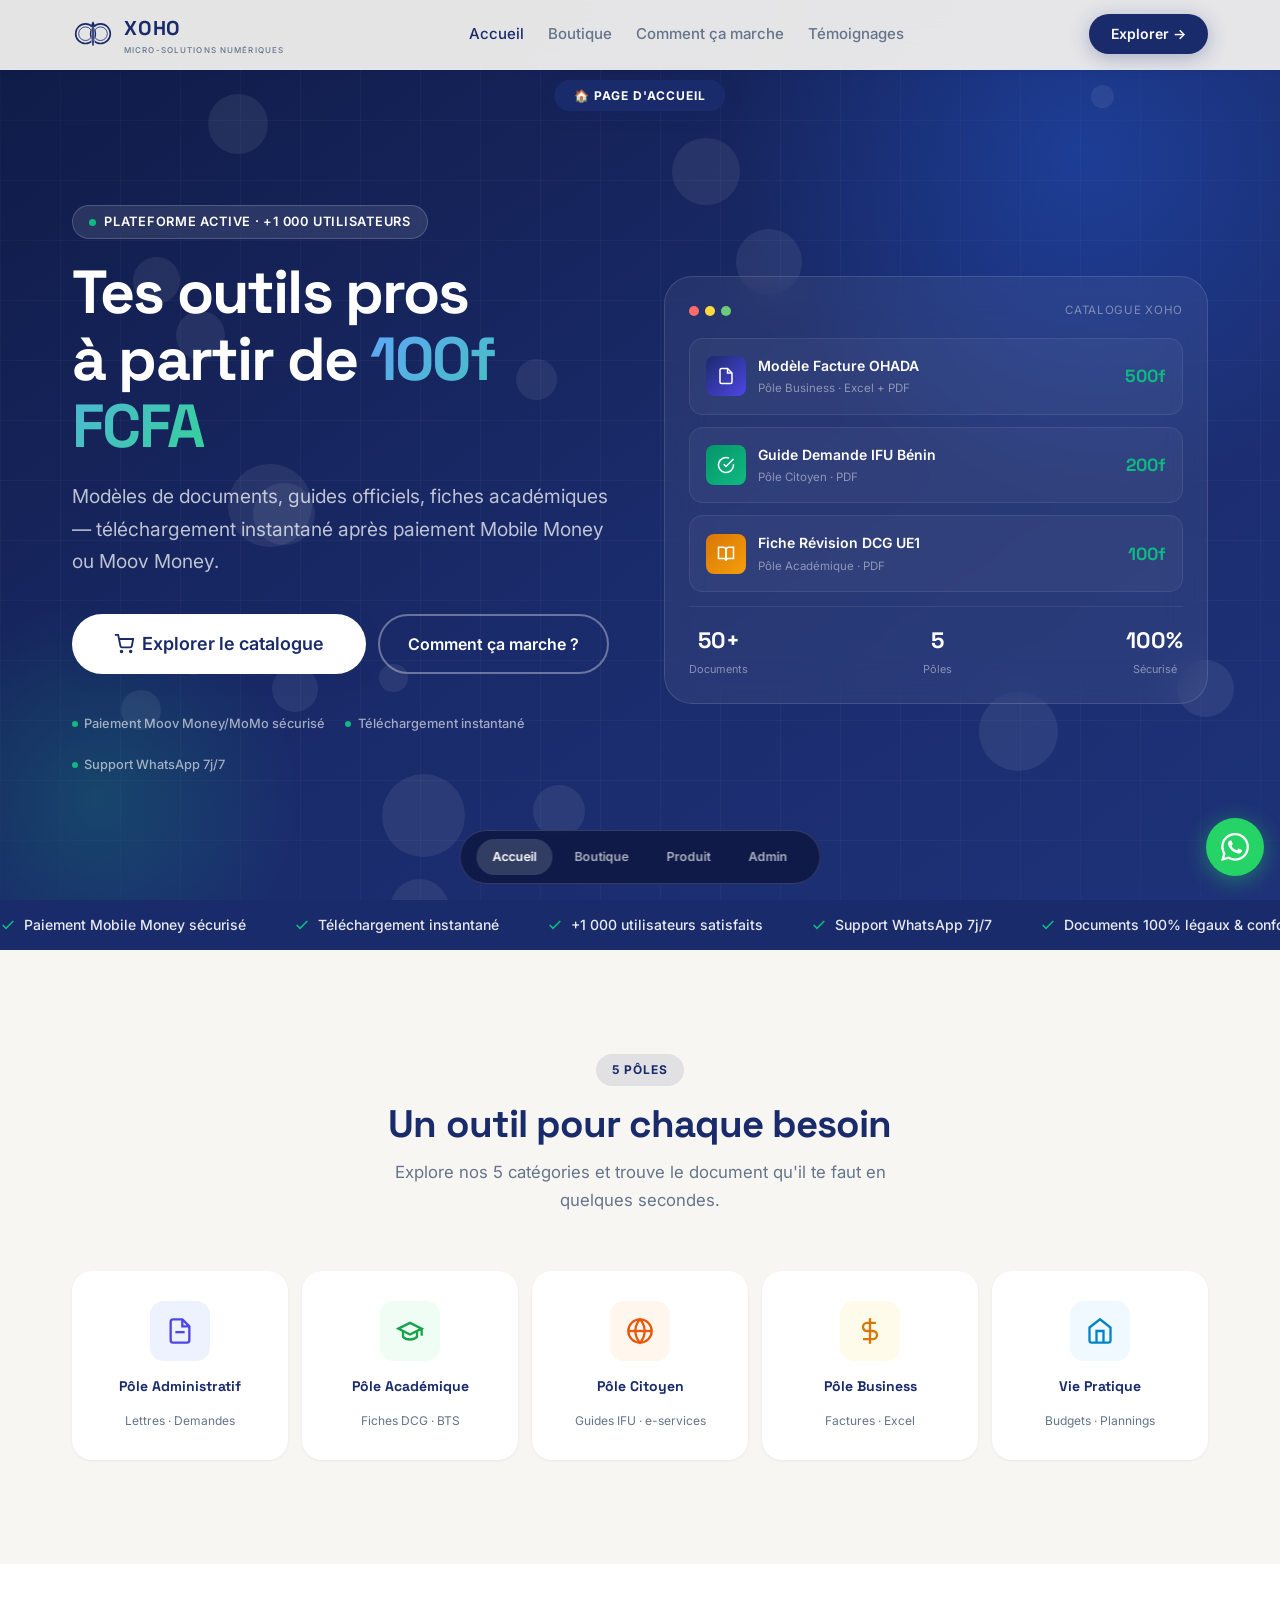
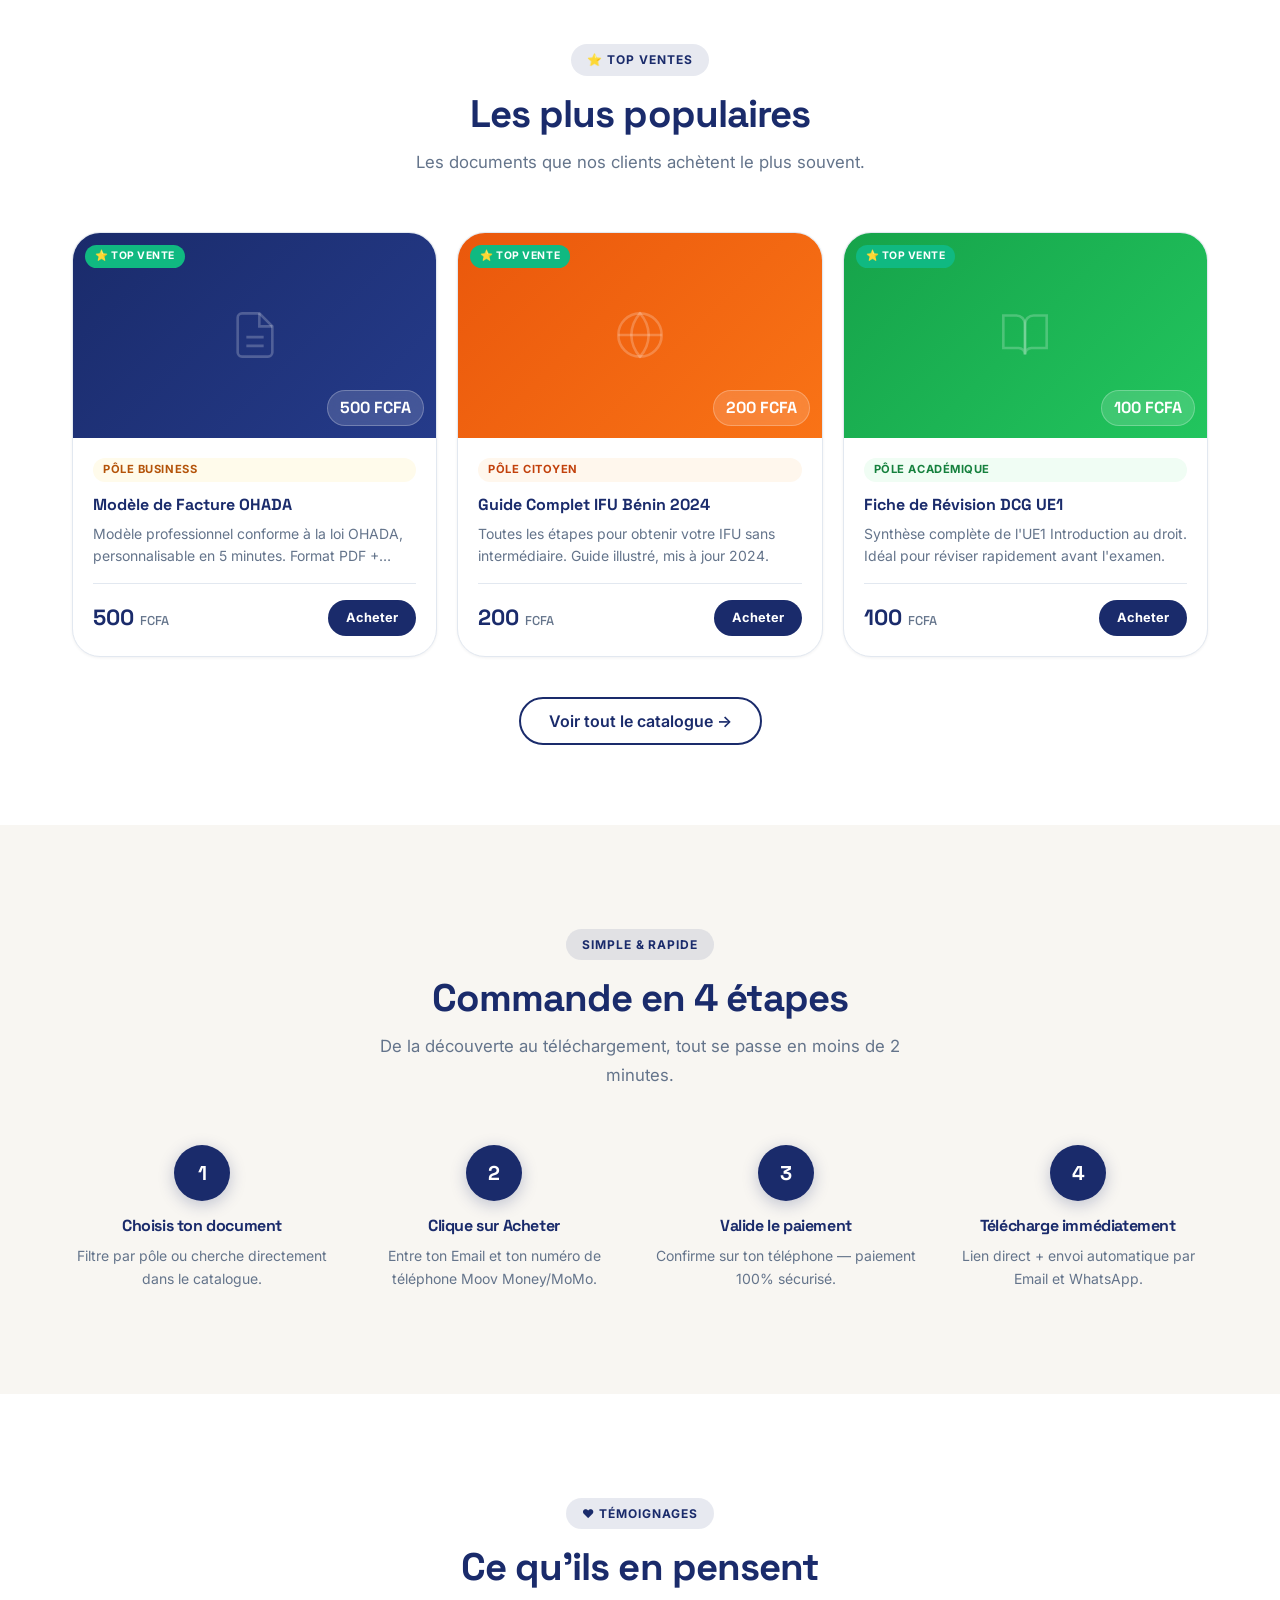
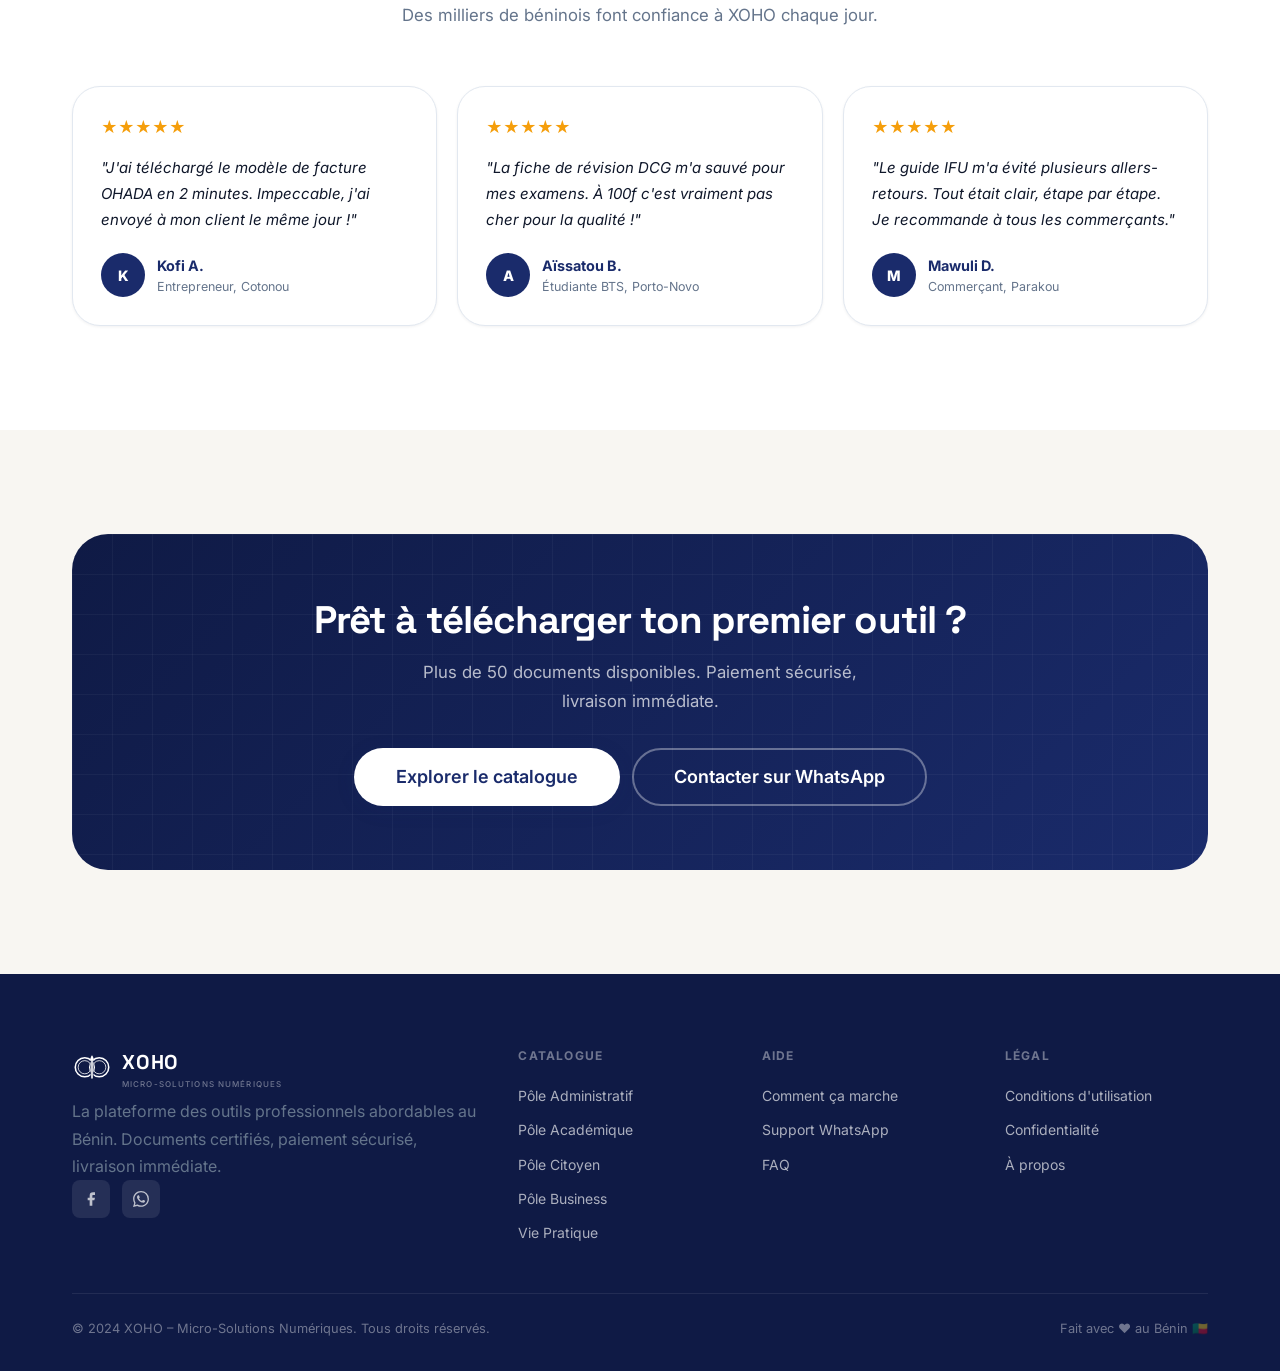
<file: xoho/preview.html>
<!DOCTYPE html>
<html lang="fr">
<head>
<meta charset="UTF-8"/>
<meta name="viewport" content="width=device-width, initial-scale=1.0"/>
<title>XOHO – Aperçu du site</title>
<link rel="preconnect" href="https://fonts.googleapis.com"/>
<link rel="preconnect" href="https://fonts.gstatic.com" crossorigin/>
<link href="https://fonts.googleapis.com/css2?family=Space+Grotesk:wght@400;500;600;700;800&family=Inter:wght@400;500;600;700&display=swap" rel="stylesheet"/>
<style>
:root{--navy:#1A2B6B;--navy-dark:#0F1A45;--navy-light:#253B8A;--navy-a10:rgba(26,43,107,.10);--green:#10B981;--green-dark:#059669;--green-bg:#D1FAE5;--orange:#F59E0B;--cream:#F8F6F2;--white:#fff;--text:#0F172A;--muted:#64748B;--border:#E2E8F0;--shadow-xs:0 1px 3px rgba(15,23,42,.06);--shadow-sm:0 2px 8px rgba(15,23,42,.08);--shadow-md:0 4px 20px rgba(26,43,107,.12);--shadow-lg:0 8px 40px rgba(26,43,107,.16);--shadow-xl:0 20px 60px rgba(26,43,107,.20);--r-sm:8px;--r-md:14px;--r-lg:20px;--r-xl:28px;--r-2xl:36px;--r-full:9999px;--ease:cubic-bezier(.4,0,.2,1);--spring:cubic-bezier(.34,1.56,.64,1);}
*,*::before,*::after{box-sizing:border-box;margin:0;padding:0;}
html{font-size:16px;scroll-behavior:smooth;-webkit-tap-highlight-color:transparent;}
body{font-family:'Inter',system-ui,sans-serif;color:var(--text);background:var(--cream);line-height:1.6;-webkit-font-smoothing:antialiased;overflow-x:hidden;}
img{max-width:100%;height:auto;display:block;}
a{color:inherit;text-decoration:none;}
button{cursor:pointer;border:none;background:none;font:inherit;}
h1,h2,h3,h4{font-family:'Space Grotesk',sans-serif;line-height:1.15;color:var(--navy);letter-spacing:-.025em;}
h1{font-size:clamp(2.2rem,7vw,3.8rem);font-weight:800;}
h2{font-size:clamp(1.6rem,4vw,2.4rem);font-weight:700;}
h3{font-size:1.1rem;font-weight:600;}
p{line-height:1.7;color:var(--muted);}
.container{width:100%;max-width:1200px;margin:0 auto;padding:0 1.25rem;}
@media(min-width:768px){.container{padding:0 2rem;}}
.btn{display:inline-flex;align-items:center;justify-content:center;gap:.5rem;padding:.875rem 1.75rem;border-radius:var(--r-full);font-size:1rem;font-weight:600;line-height:1;white-space:nowrap;min-height:48px;cursor:pointer;transition:all .25s var(--ease);border:2px solid transparent;}
.btn-primary{background:var(--navy);color:#fff;box-shadow:0 4px 20px rgba(26,43,107,.3);}
.btn-primary:hover{background:var(--navy-dark);transform:translateY(-2px);}
.btn-accent{background:var(--green);color:#fff;box-shadow:0 4px 20px rgba(16,185,129,.3);}
.btn-accent:hover{background:var(--green-dark);transform:translateY(-2px);}
.btn-white{background:#fff;color:var(--navy);box-shadow:var(--shadow-md);}
.btn-white:hover{transform:translateY(-2px);box-shadow:var(--shadow-lg);}
.btn-outline-white{background:transparent;color:#fff;border-color:rgba(255,255,255,.35);}
.btn-outline-white:hover{background:rgba(255,255,255,.12);}
.btn-lg{padding:1.125rem 2.5rem;font-size:1.125rem;}

/* NAVBAR */
.navbar{position:fixed;top:0;left:0;right:0;z-index:200;background:rgba(248,246,242,.92);backdrop-filter:blur(18px);border-bottom:1px solid var(--border);box-shadow:var(--shadow-xs);padding:.75rem 0;}
.navbar .container{display:flex;align-items:center;justify-content:space-between;}
.nav-logo{display:flex;align-items:center;gap:.625rem;}
.nav-logo-mark{width:42px;height:30px;}
.nav-logo-name{font-family:'Space Grotesk',sans-serif;font-size:1.25rem;font-weight:800;color:var(--navy);letter-spacing:.04em;}
.nav-logo-sub{font-size:.5rem;letter-spacing:.14em;color:var(--muted);text-transform:uppercase;font-weight:500;}
.nav-links{display:flex;align-items:center;gap:1.5rem;}
.nav-links a{font-size:.9375rem;font-weight:500;color:var(--muted);transition:color .15s;}
.nav-links a:hover,.nav-links a.active{color:var(--navy);}
@media(max-width:767px){.nav-links{display:none;}}

/* HERO */
.hero{min-height:100vh;padding-top:80px;background:linear-gradient(145deg,#0F1A45 0%,#1A2B6B 55%,#1e3278 100%);position:relative;overflow:hidden;display:flex;align-items:center;}
.hero::before{content:'';position:absolute;inset:0;background-image:linear-gradient(rgba(255,255,255,.03) 1px,transparent 1px),linear-gradient(90deg,rgba(255,255,255,.03) 1px,transparent 1px);background-size:60px 60px;mask-image:radial-gradient(ellipse 80% 80% at 50% 50%,#000 60%,transparent 100%);}
.hero-glow-1{position:absolute;width:700px;height:700px;border-radius:50%;background:radial-gradient(circle,rgba(37,99,235,.35) 0%,transparent 70%);top:-200px;right:-150px;pointer-events:none;}
.hero-glow-2{position:absolute;width:400px;height:400px;border-radius:50%;background:radial-gradient(circle,rgba(16,185,129,.2) 0%,transparent 70%);bottom:-100px;left:-100px;pointer-events:none;}
#particles{position:absolute;inset:0;pointer-events:none;overflow:hidden;}
.particle{position:absolute;border-radius:50%;background:rgba(255,255,255,.07);animation:floatUp var(--dur,6s) var(--delay,0s) infinite ease-in-out alternate;}
@keyframes floatUp{0%{transform:translateY(0) scale(1);opacity:.4;}100%{transform:translateY(-40px) scale(1.08);opacity:.9;}}
.hero .container{position:relative;z-index:2;}
.hero-inner{display:grid;gap:3rem;align-items:center;padding:4rem 0;}
@media(min-width:1024px){.hero-inner{grid-template-columns:1fr 1fr;padding:6rem 0;}}
.hero-badge{display:inline-flex;align-items:center;gap:.5rem;background:rgba(255,255,255,.1);border:1px solid rgba(255,255,255,.18);color:#fff;padding:.375rem 1rem;border-radius:var(--r-full);font-size:.8rem;font-weight:600;letter-spacing:.06em;text-transform:uppercase;margin-bottom:1.25rem;backdrop-filter:blur(8px);}
.pulse-dot{width:7px;height:7px;background:var(--green);border-radius:50%;animation:pdot 1.5s infinite;}
@keyframes pdot{0%,100%{transform:scale(1);}50%{transform:scale(1.5);}}
.hero-title{font-family:'Space Grotesk',sans-serif;font-size:clamp(2.4rem,6vw,3.8rem);font-weight:800;line-height:1.1;letter-spacing:-.03em;color:#fff;margin-bottom:1.25rem;}
.grad{background:linear-gradient(135deg,#60A5FA 0%,#34D399 100%);-webkit-background-clip:text;-webkit-text-fill-color:transparent;background-clip:text;}
.hero-sub{font-size:clamp(1rem,2.5vw,1.2rem);color:rgba(255,255,255,.72);max-width:540px;line-height:1.7;margin-bottom:2.25rem;}
.hero-ctas{display:flex;flex-wrap:wrap;gap:.75rem;margin-bottom:2.5rem;}
.hero-trust{display:flex;flex-wrap:wrap;gap:1.25rem;}
.trust-item{display:flex;align-items:center;gap:.4rem;font-size:.8rem;color:rgba(255,255,255,.6);font-weight:500;}
.trust-dot{width:6px;height:6px;background:var(--green);border-radius:50%;flex-shrink:0;}

/* Hero card */
.hero-card{background:rgba(255,255,255,.06);border:1px solid rgba(255,255,255,.12);border-radius:var(--r-xl);padding:1.5rem;backdrop-filter:blur(20px);}
.card-header{display:flex;align-items:center;justify-content:space-between;margin-bottom:1.125rem;}
.card-dots{display:flex;gap:.375rem;}
.card-dots span{width:10px;height:10px;border-radius:50%;}
.card-dots span:nth-child(1){background:#FF6B6B;}
.card-dots span:nth-child(2){background:#FFD93D;}
.card-dots span:nth-child(3){background:#6BCB77;}
.card-label{font-size:.72rem;color:rgba(255,255,255,.4);letter-spacing:.06em;text-transform:uppercase;}
.doc-row{background:rgba(255,255,255,.04);border:1px solid rgba(255,255,255,.08);border-radius:var(--r-md);padding:1rem;margin-bottom:.75rem;display:flex;align-items:center;gap:.75rem;transition:background .2s;}
.doc-row:hover{background:rgba(255,255,255,.08);}
.doc-row:last-of-type{margin-bottom:0;}
.doc-icon{width:40px;height:40px;border-radius:var(--r-sm);display:flex;align-items:center;justify-content:center;flex-shrink:0;}
.doc-title{font-size:.875rem;font-weight:600;color:#fff;}
.doc-meta{font-size:.72rem;color:rgba(255,255,255,.45);margin-top:2px;}
.doc-price{font-family:'Space Grotesk',sans-serif;font-size:1.1rem;font-weight:700;color:var(--green);margin-left:auto;flex-shrink:0;}
.hero-stats-row{display:flex;justify-content:space-between;padding-top:1rem;border-top:1px solid rgba(255,255,255,.08);margin-top:.875rem;}
.hstat-val{font-family:'Space Grotesk',sans-serif;font-size:1.4rem;font-weight:700;color:#fff;text-align:center;}
.hstat-lbl{font-size:.68rem;color:rgba(255,255,255,.45);text-align:center;margin-top:2px;}

/* TICKER */
.ticker{background:var(--navy);padding:.875rem 0;overflow:hidden;}
.ticker-track{display:flex;gap:3rem;animation:tick 25s linear infinite;white-space:nowrap;}
@keyframes tick{from{transform:translateX(0);}to{transform:translateX(-50%)}}
.tick-item{display:inline-flex;align-items:center;gap:.5rem;font-size:.875rem;font-weight:500;color:rgba(255,255,255,.9);flex-shrink:0;}
.tick-check{width:16px;height:16px;color:var(--green);flex-shrink:0;}

/* SECTIONS */
.section{padding:5rem 0;}
@media(min-width:768px){.section{padding:6.5rem 0;}}
.section-badge{display:inline-flex;align-items:center;gap:.4rem;background:var(--navy-a10);color:var(--navy);padding:.375rem 1rem;border-radius:var(--r-full);font-size:.75rem;font-weight:700;letter-spacing:.08em;text-transform:uppercase;margin-bottom:1rem;}
.section-header{text-align:center;margin-bottom:3.5rem;}
.section-header p{max-width:540px;margin:.75rem auto 0;font-size:1.05rem;}

/* POLES */
.poles-grid{display:grid;grid-template-columns:1fr 1fr;gap:.875rem;}
@media(min-width:640px){.poles-grid{grid-template-columns:repeat(3,1fr);}}
@media(min-width:1024px){.poles-grid{grid-template-columns:repeat(5,1fr);}}
.pole-card{background:#fff;border-radius:var(--r-lg);padding:1.75rem 1rem;text-align:center;border:2px solid transparent;transition:all .25s var(--spring);cursor:pointer;display:flex;flex-direction:column;align-items:center;gap:.875rem;box-shadow:var(--shadow-xs);}
.pole-card:hover{border-color:var(--navy);box-shadow:var(--shadow-md);transform:translateY(-5px);}
.pole-icon{width:60px;height:60px;border-radius:var(--r-md);display:flex;align-items:center;justify-content:center;}
.pole-name{font-family:'Space Grotesk',sans-serif;font-size:.875rem;font-weight:700;color:var(--navy);}
.pole-count{font-size:.75rem;color:var(--muted);}

/* PRODUCT CARDS */
.products-grid{display:grid;grid-template-columns:1fr;gap:1.25rem;}
@media(min-width:640px){.products-grid{grid-template-columns:repeat(2,1fr);}}
@media(min-width:1024px){.products-grid{grid-template-columns:repeat(3,1fr);}}
.product-card{background:#fff;border-radius:var(--r-xl);overflow:hidden;box-shadow:var(--shadow-xs);border:1px solid var(--border);transition:all .25s var(--ease);display:flex;flex-direction:column;}
.product-card:hover{box-shadow:var(--shadow-lg);transform:translateY(-6px);}
.pcard-thumb{aspect-ratio:16/9;position:relative;overflow:hidden;display:flex;align-items:center;justify-content:center;}
.pcard-body{padding:1.25rem;flex:1;display:flex;flex-direction:column;}
.top-badge{position:absolute;top:.75rem;left:.75rem;background:var(--green);color:#fff;font-size:.65rem;font-weight:700;padding:3px 10px;border-radius:var(--r-full);text-transform:uppercase;letter-spacing:.05em;}
.price-badge{position:absolute;bottom:.75rem;right:.75rem;background:rgba(255,255,255,.15);backdrop-filter:blur(8px);border:1px solid rgba(255,255,255,.25);color:#fff;font-family:'Space Grotesk',sans-serif;font-size:1rem;font-weight:700;padding:.25rem .75rem;border-radius:var(--r-full);}
.pole-tag{display:inline-flex;align-items:center;font-size:.7rem;font-weight:700;padding:3px 10px;border-radius:var(--r-full);margin-bottom:.75rem;text-transform:uppercase;letter-spacing:.05em;}
.ptitle{font-family:'Space Grotesk',sans-serif;font-size:1rem;font-weight:700;color:var(--navy);margin-bottom:.5rem;line-height:1.35;}
.pdesc{font-size:.875rem;color:var(--muted);line-height:1.55;display:-webkit-box;-webkit-line-clamp:2;-webkit-box-orient:vertical;overflow:hidden;flex:1;}
.pfoot{display:flex;align-items:center;justify-content:space-between;padding-top:1rem;margin-top:1rem;border-top:1px solid var(--border);}
.pprice{font-family:'Space Grotesk',sans-serif;font-size:1.375rem;font-weight:800;color:var(--navy);}
.pprice small{font-size:.8rem;font-weight:500;color:var(--muted);}
.pcta{background:var(--navy);color:#fff;padding:.5rem 1.125rem;border-radius:var(--r-full);font-size:.8rem;font-weight:700;border:none;cursor:pointer;transition:all .15s;}
.pcta:hover{background:var(--green);transform:scale(1.05);}

/* STEPS */
.steps-grid{display:grid;gap:2rem;}
@media(min-width:768px){.steps-grid{grid-template-columns:repeat(4,1fr);}}
.step-card{text-align:center;}
.step-num{width:56px;height:56px;border-radius:50%;background:var(--navy);color:#fff;display:flex;align-items:center;justify-content:center;font-family:'Space Grotesk',sans-serif;font-size:1.25rem;font-weight:800;margin:0 auto 1rem;box-shadow:0 4px 16px rgba(26,43,107,.25);}
.step-title{font-family:'Space Grotesk',sans-serif;font-size:1rem;font-weight:700;color:var(--navy);margin-bottom:.5rem;}
.step-desc{font-size:.875rem;color:var(--muted);line-height:1.65;}

/* TESTIMONIALS */
.testi-grid{display:grid;gap:1.25rem;}
@media(min-width:640px){.testi-grid{grid-template-columns:repeat(2,1fr);}}
@media(min-width:1024px){.testi-grid{grid-template-columns:repeat(3,1fr);}}
.tcard{background:#fff;border-radius:var(--r-xl);padding:1.75rem;box-shadow:var(--shadow-xs);border:1px solid var(--border);}
.tcard-stars{display:flex;gap:3px;color:var(--orange);margin-bottom:.875rem;}
.tcard-text{font-size:.9375rem;line-height:1.75;color:var(--text);margin-bottom:1.25rem;font-style:italic;}
.tcard-author{display:flex;align-items:center;gap:.75rem;}
.tcard-avatar{width:44px;height:44px;border-radius:50%;background:var(--navy);display:flex;align-items:center;justify-content:center;color:#fff;font-weight:800;font-size:.9rem;flex-shrink:0;}
.tcard-name{font-weight:700;font-size:.9rem;color:var(--navy);}
.tcard-role{font-size:.78rem;color:var(--muted);}

/* CTA BANNER */
.cta-banner{background:linear-gradient(135deg,#0F1A45 0%,#1A2B6B 100%);border-radius:var(--r-2xl);padding:4rem 2rem;text-align:center;position:relative;overflow:hidden;}
.cta-banner::before{content:'';position:absolute;inset:0;background-image:linear-gradient(rgba(255,255,255,.04) 1px,transparent 1px),linear-gradient(90deg,rgba(255,255,255,.04) 1px,transparent 1px);background-size:40px 40px;}
.cta-banner>*{position:relative;z-index:1;}
.cta-banner h2{color:#fff;margin-bottom:1rem;}
.cta-banner p{color:rgba(255,255,255,.7);max-width:500px;margin:0 auto 2rem;font-size:1.05rem;}
.cta-btns{display:flex;flex-wrap:wrap;gap:.75rem;justify-content:center;}

/* FOOTER */
.footer{background:var(--navy-dark);color:#fff;padding:4.5rem 0 2rem;}
.footer-grid{display:grid;gap:2.5rem;margin-bottom:3rem;}
@media(min-width:640px){.footer-grid{grid-template-columns:repeat(2,1fr);}}
@media(min-width:1024px){.footer-grid{grid-template-columns:2fr 1fr 1fr 1fr};}}
.footer-brand p{font-size:.875rem;color:rgba(255,255,255,.55);line-height:1.75;margin:1rem 0 1.25rem;}
.footer-social{display:flex;gap:.75rem;}
.fsocial-btn{width:38px;height:38px;border-radius:var(--r-sm);background:rgba(255,255,255,.09);display:flex;align-items:center;justify-content:center;color:rgba(255,255,255,.7);transition:background .15s;cursor:pointer;}
.fsocial-btn:hover{background:var(--navy-light);color:#fff;}
.footer-col-title{font-size:.75rem;font-weight:700;letter-spacing:.1em;text-transform:uppercase;color:rgba(255,255,255,.4);margin-bottom:1.25rem;}
.footer-col-links{display:flex;flex-direction:column;gap:.75rem;}
.footer-col-links a{font-size:.875rem;color:rgba(255,255,255,.65);transition:color .15s;}
.footer-col-links a:hover{color:#fff;}
.footer-bottom{border-top:1px solid rgba(255,255,255,.08);padding-top:1.5rem;display:flex;flex-wrap:wrap;gap:1rem;align-items:center;justify-content:space-between;}
.footer-copy{font-size:.8rem;color:rgba(255,255,255,.4);}

/* WA FLOAT */
.wa-float{position:fixed;bottom:1.5rem;right:1rem;z-index:800;display:flex;flex-direction:column;align-items:flex-end;gap:.5rem;}
.wa-btn{width:58px;height:58px;border-radius:50%;background:#25D366;color:#fff;display:flex;align-items:center;justify-content:center;box-shadow:0 4px 22px rgba(37,211,102,.45);transition:transform .25s var(--spring);animation:wapulse 2.5s infinite;text-decoration:none;}
@keyframes wapulse{0%,100%{box-shadow:0 4px 22px rgba(37,211,102,.45);}50%{box-shadow:0 4px 36px rgba(37,211,102,.75);}}
.wa-btn:hover{transform:scale(1.12);}
.wa-tooltip{background:#fff;color:var(--text);padding:.5rem .875rem;border-radius:var(--r-md);font-size:.8rem;font-weight:600;box-shadow:var(--shadow-md);white-space:nowrap;opacity:0;transform:translateX(10px);transition:all .15s;pointer-events:none;}
.wa-float:hover .wa-tooltip{opacity:1;transform:translateX(0);}

/* SCROLL PROGRESS */
#spbar{position:fixed;top:0;left:0;height:3px;background:linear-gradient(90deg,var(--navy),var(--green));z-index:999;transition:width .1s linear;}

/* REVEAL */
.reveal{opacity:0;transform:translateY(28px);transition:opacity .65s var(--ease),transform .65s var(--ease);}
.reveal.v{opacity:1;transform:translateY(0);}
.rd1{transition-delay:.06s;}.rd2{transition-delay:.12s;}.rd3{transition-delay:.18s;}.rd4{transition-delay:.24s;}.rd5{transition-delay:.30s;}

/* CATALOGUE PREVIEW */
.catalog-hero{background:linear-gradient(145deg,#0F1A45 0%,#1A2B6B 100%);padding:7rem 0 3rem;color:#fff;position:relative;overflow:hidden;}
.catalog-hero::before{content:'';position:absolute;inset:0;background-image:linear-gradient(rgba(255,255,255,.03) 1px,transparent 1px),linear-gradient(90deg,rgba(255,255,255,.03) 1px,transparent 1px);background-size:50px 50px;}
.filter-bar{display:flex;gap:.5rem;flex-wrap:wrap;padding:1.5rem 0;}
.fpill{padding:.5rem 1.25rem;border-radius:var(--r-full);font-size:.875rem;font-weight:600;border:2px solid var(--border);background:#fff;color:var(--muted);cursor:pointer;transition:all .15s;min-height:42px;}
.fpill.active,.fpill:hover{border-color:var(--navy);background:var(--navy);color:#fff;}

/* ADMIN PREVIEW */
.admin-preview{display:grid;min-height:100vh;}
@media(min-width:1024px){.admin-preview{grid-template-columns:260px 1fr;}}
.aside{background:var(--navy-dark);padding:0;display:flex;flex-direction:column;}
.aside-logo{padding:1.5rem;border-bottom:1px solid rgba(255,255,255,.07);}
.aside-nav{padding:1rem .75rem;flex:1;}
.aside-section{font-size:.65rem;font-weight:700;letter-spacing:.12em;text-transform:uppercase;color:rgba(255,255,255,.3);padding:.5rem .75rem .375rem;margin-top:.5rem;}
.nav-item{display:flex;align-items:center;gap:.75rem;padding:.75rem;border-radius:var(--r-md);margin-bottom:2px;color:rgba(255,255,255,.6);font-size:.9rem;font-weight:500;cursor:pointer;transition:all .15s;}
.nav-item:hover{background:rgba(255,255,255,.07);color:#fff;}
.nav-item.active{background:var(--navy-light);color:#fff;}
.nav-item svg{width:18px;height:18px;flex-shrink:0;}
.admin-main-content{background:#F1F5F9;}
.admin-topbar{background:#fff;padding:1rem 1.5rem;display:flex;align-items:center;justify-content:space-between;border-bottom:1px solid var(--border);}
.admin-body{padding:1.5rem;}
.stat-grid{display:grid;grid-template-columns:repeat(2,1fr);gap:1rem;margin-bottom:1.5rem;}
@media(min-width:640px){.stat-grid{grid-template-columns:repeat(4,1fr);}}
.stat-card{background:#fff;border-radius:var(--r-lg);padding:1.25rem;box-shadow:var(--shadow-xs);border:1px solid var(--border);}
.stat-label{font-size:.75rem;font-weight:600;color:var(--muted);text-transform:uppercase;letter-spacing:.06em;margin-bottom:.375rem;}
.stat-value{font-family:'Space Grotesk',sans-serif;font-size:1.75rem;font-weight:800;color:var(--navy);}
.stat-sub{font-size:.75rem;color:var(--green);font-weight:600;margin-top:.25rem;}
.panel{background:#fff;border-radius:var(--r-lg);box-shadow:var(--shadow-xs);border:1px solid var(--border);margin-bottom:1.5rem;overflow:hidden;}
.panel-header{padding:1.25rem 1.5rem;border-bottom:1px solid var(--border);display:flex;align-items:center;justify-content:space-between;}
.panel-title{font-family:'Space Grotesk',sans-serif;font-size:1rem;font-weight:700;color:var(--navy);}
.a-table{width:100%;border-collapse:collapse;}
.a-table th{text-align:left;font-size:.7rem;font-weight:700;color:var(--muted);letter-spacing:.08em;text-transform:uppercase;padding:.875rem 1.5rem;border-bottom:2px solid var(--border);}
.a-table td{padding:.875rem 1.5rem;border-bottom:1px solid var(--border);font-size:.875rem;vertical-align:middle;}
.a-table tr:last-child td{border-bottom:none;}
.a-table tr:hover td{background:#F8FAFC;}
.spill{display:inline-flex;align-items:center;gap:.375rem;padding:3px 10px;border-radius:var(--r-full);font-size:.72rem;font-weight:700;}
.s-ok{background:#F0FDF4;color:#15803D;}
.s-wait{background:#FEF9C3;color:#854D0E;}

/* PAGE LABELS */
.page-label{position:fixed;top:80px;left:50%;transform:translateX(-50%);background:var(--navy);color:#fff;padding:.375rem 1.25rem;border-radius:var(--r-full);font-size:.75rem;font-weight:700;z-index:500;letter-spacing:.08em;text-transform:uppercase;box-shadow:var(--shadow-md);}

/* PRODUCT DETAIL PREVIEW */
.pd-hero{background:linear-gradient(145deg,#0F1A45 0%,#1A2B6B 100%);padding:7rem 0 3rem;position:relative;overflow:hidden;}
.pd-hero::before{content:'';position:absolute;inset:0;background-image:linear-gradient(rgba(255,255,255,.03) 1px,transparent 1px),linear-gradient(90deg,rgba(255,255,255,.03) 1px,transparent 1px);background-size:50px 50px;}
.pd-grid{display:grid;gap:2.5rem;align-items:start;}
@media(min-width:768px){.pd-grid{grid-template-columns:1fr 360px;}}
.pd-mockup{aspect-ratio:4/3;background:rgba(255,255,255,.06);border:1px solid rgba(255,255,255,.12);border-radius:var(--r-xl);display:flex;align-items:center;justify-content:center;overflow:hidden;position:relative;}
.pd-lock{position:absolute;inset:0;display:flex;flex-direction:column;align-items:center;justify-content:center;gap:.5rem;color:rgba(255,255,255,.7);font-size:.875rem;font-weight:500;}
.pd-buy-card{background:rgba(255,255,255,.06);border:1px solid rgba(255,255,255,.12);border-radius:var(--r-xl);padding:1.75rem;backdrop-filter:blur(12px);}
.pd-price{font-family:'Space Grotesk',sans-serif;font-size:2.5rem;font-weight:800;color:#fff;margin-bottom:.25rem;}
.perk-list{list-style:none;margin:1rem 0 1.5rem;display:flex;flex-direction:column;gap:.5rem;}
.perk-list li{display:flex;align-items:center;gap:.5rem;font-size:.875rem;color:rgba(255,255,255,.75);}

/* SECTION NAV */
.page-nav{position:fixed;bottom:1rem;left:50%;transform:translateX(-50%);background:rgba(15,26,69,.92);backdrop-filter:blur(16px);border:1px solid rgba(255,255,255,.15);border-radius:var(--r-full);padding:.5rem 1rem;display:flex;gap:.375rem;z-index:900;}
.pnav-btn{padding:.5rem 1rem;border-radius:var(--r-full);font-size:.78rem;font-weight:600;color:rgba(255,255,255,.65);cursor:pointer;transition:all .15s;border:none;background:none;white-space:nowrap;}
.pnav-btn:hover,.pnav-btn.active{background:rgba(255,255,255,.15);color:#fff;}
</style>
</head>
<body>

<div id="spbar"></div>
<div class="page-label" id="pageLabel">🏠 Page d'Accueil</div>

<!-- PAGE NAV -->
<div class="page-nav">
  <button class="pnav-btn active" onclick="showPage('home')">Accueil</button>
  <button class="pnav-btn" onclick="showPage('boutique')">Boutique</button>
  <button class="pnav-btn" onclick="showPage('produit')">Produit</button>
  <button class="pnav-btn" onclick="showPage('admin')">Admin</button>
</div>

<!-- ══════ PAGE: HOME ══════ -->
<div id="page-home">

<!-- NAVBAR -->
<nav class="navbar">
  <div class="container">
    <div class="nav-logo">
      <svg class="nav-logo-mark" viewBox="0 0 300 220" fill="none" xmlns="http://www.w3.org/2000/svg">
        <defs><mask id="m1"><rect width="300" height="220" fill="white"/><rect x="139" y="15" width="22" height="185" fill="black"/></mask></defs>
        <circle cx="95" cy="108" r="72" stroke="#1A2B6B" stroke-width="12" mask="url(#m1)"/>
        <circle cx="95" cy="108" r="50" stroke="#1A2B6B" stroke-width="6" mask="url(#m1)"/>
        <circle cx="205" cy="108" r="72" stroke="#1A2B6B" stroke-width="12" mask="url(#m1)"/>
        <circle cx="205" cy="108" r="50" stroke="#1A2B6B" stroke-width="6" mask="url(#m1)"/>
        <line x1="150" y1="190" x2="150" y2="30" stroke="#1A2B6B" stroke-width="12" stroke-linecap="round"/>
        <path d="M133 56L150 20L167 56" fill="#1A2B6B" stroke="#1A2B6B" stroke-width="4" stroke-linejoin="round"/>
      </svg>
      <div>
        <div class="nav-logo-name">XOHO</div>
        <div class="nav-logo-sub">Micro-Solutions Numériques</div>
      </div>
    </div>
    <div class="nav-links">
      <a href="#" class="active">Accueil</a>
      <a href="#" onclick="showPage('boutique');return false">Boutique</a>
      <a href="#">Comment ça marche</a>
      <a href="#">Témoignages</a>
    </div>
    <button class="btn btn-primary btn-sm" style="padding:.625rem 1.25rem;font-size:.875rem;min-height:40px" onclick="showPage('boutique')">Explorer →</button>
  </div>
</nav>

<!-- HERO -->
<section class="hero">
  <div class="hero-glow-1"></div>
  <div class="hero-glow-2"></div>
  <div id="particles"></div>
  <div class="container">
    <div class="hero-inner">
      <div>
        <div class="hero-badge"><span class="pulse-dot"></span>Plateforme active · +1 000 utilisateurs</div>
        <h1 class="hero-title">Tes outils pros<br/>à partir de <span class="grad">100f FCFA</span></h1>
        <p class="hero-sub">Modèles de documents, guides officiels, fiches académiques — téléchargement instantané après paiement Mobile Money ou Moov Money.</p>
        <div class="hero-ctas">
          <button class="btn btn-white btn-lg" onclick="showPage('boutique')">
            <svg width="20" height="20" viewBox="0 0 24 24" fill="none" stroke="currentColor" stroke-width="2.2"><circle cx="9" cy="21" r="1"/><circle cx="20" cy="21" r="1"/><path d="M1 1h4l2.68 13.39a2 2 0 002 1.61h9.72a2 2 0 002-1.61L23 6H6"/></svg>
            Explorer le catalogue
          </button>
          <button class="btn btn-outline-white">Comment ça marche ?</button>
        </div>
        <div class="hero-trust">
          <div class="trust-item"><span class="trust-dot"></span>Paiement Moov Money/MoMo sécurisé</div>
          <div class="trust-item"><span class="trust-dot"></span>Téléchargement instantané</div>
          <div class="trust-item"><span class="trust-dot"></span>Support WhatsApp 7j/7</div>
        </div>
      </div>
      <div>
        <div class="hero-card">
          <div class="card-header">
            <div class="card-dots"><span></span><span></span><span></span></div>
            <span class="card-label">Catalogue XOHO</span>
          </div>
          <div class="doc-row">
            <div class="doc-icon" style="background:linear-gradient(135deg,#1A2B6B,#4F46E5)">
              <svg width="18" height="18" viewBox="0 0 24 24" fill="none" stroke="white" stroke-width="2"><path d="M14 2H6a2 2 0 00-2 2v16a2 2 0 002 2h12a2 2 0 002-2V8z"/><polyline points="14 2 14 8 20 8"/></svg>
            </div>
            <div><div class="doc-title">Modèle Facture OHADA</div><div class="doc-meta">Pôle Business · Excel + PDF</div></div>
            <div class="doc-price">500f</div>
          </div>
          <div class="doc-row">
            <div class="doc-icon" style="background:linear-gradient(135deg,#059669,#10B981)">
              <svg width="18" height="18" viewBox="0 0 24 24" fill="none" stroke="white" stroke-width="2"><path d="M22 11.08V12a10 10 0 11-5.93-9.14"/><polyline points="22 4 12 14.01 9 11.01"/></svg>
            </div>
            <div><div class="doc-title">Guide Demande IFU Bénin</div><div class="doc-meta">Pôle Citoyen · PDF</div></div>
            <div class="doc-price">200f</div>
          </div>
          <div class="doc-row">
            <div class="doc-icon" style="background:linear-gradient(135deg,#D97706,#F59E0B)">
              <svg width="18" height="18" viewBox="0 0 24 24" fill="none" stroke="white" stroke-width="2"><path d="M2 3h6a4 4 0 014 4v14a3 3 0 00-3-3H2z"/><path d="M22 3h-6a4 4 0 00-4 4v14a3 3 0 013-3h7z"/></svg>
            </div>
            <div><div class="doc-title">Fiche Révision DCG UE1</div><div class="doc-meta">Pôle Académique · PDF</div></div>
            <div class="doc-price">100f</div>
          </div>
          <div class="hero-stats-row">
            <div><div class="hstat-val">50+</div><div class="hstat-lbl">Documents</div></div>
            <div><div class="hstat-val">5</div><div class="hstat-lbl">Pôles</div></div>
            <div><div class="hstat-val">100%</div><div class="hstat-lbl">Sécurisé</div></div>
          </div>
        </div>
      </div>
    </div>
  </div>
</section>

<!-- TICKER -->
<div class="ticker">
  <div class="ticker-track">
    <span class="tick-item"><svg class="tick-check" viewBox="0 0 24 24" fill="none" stroke="currentColor" stroke-width="2.5"><polyline points="20 6 9 17 4 12"/></svg>Paiement Mobile Money sécurisé</span>
    <span class="tick-item"><svg class="tick-check" viewBox="0 0 24 24" fill="none" stroke="currentColor" stroke-width="2.5"><polyline points="20 6 9 17 4 12"/></svg>Téléchargement instantané</span>
    <span class="tick-item"><svg class="tick-check" viewBox="0 0 24 24" fill="none" stroke="currentColor" stroke-width="2.5"><polyline points="20 6 9 17 4 12"/></svg>+1 000 utilisateurs satisfaits</span>
    <span class="tick-item"><svg class="tick-check" viewBox="0 0 24 24" fill="none" stroke="currentColor" stroke-width="2.5"><polyline points="20 6 9 17 4 12"/></svg>Support WhatsApp 7j/7</span>
    <span class="tick-item"><svg class="tick-check" viewBox="0 0 24 24" fill="none" stroke="currentColor" stroke-width="2.5"><polyline points="20 6 9 17 4 12"/></svg>Documents 100% légaux & conformes</span>
    <span class="tick-item"><svg class="tick-check" viewBox="0 0 24 24" fill="none" stroke="currentColor" stroke-width="2.5"><polyline points="20 6 9 17 4 12"/></svg>Envoi automatique par Email & WhatsApp</span>
    <span class="tick-item" aria-hidden="true"><svg class="tick-check" viewBox="0 0 24 24" fill="none" stroke="currentColor" stroke-width="2.5"><polyline points="20 6 9 17 4 12"/></svg>Paiement Mobile Money sécurisé</span>
    <span class="tick-item" aria-hidden="true"><svg class="tick-check" viewBox="0 0 24 24" fill="none" stroke="currentColor" stroke-width="2.5"><polyline points="20 6 9 17 4 12"/></svg>Téléchargement instantané</span>
    <span class="tick-item" aria-hidden="true"><svg class="tick-check" viewBox="0 0 24 24" fill="none" stroke="currentColor" stroke-width="2.5"><polyline points="20 6 9 17 4 12"/></svg>+1 000 utilisateurs satisfaits</span>
    <span class="tick-item" aria-hidden="true"><svg class="tick-check" viewBox="0 0 24 24" fill="none" stroke="currentColor" stroke-width="2.5"><polyline points="20 6 9 17 4 12"/></svg>Support WhatsApp 7j/7</span>
    <span class="tick-item" aria-hidden="true"><svg class="tick-check" viewBox="0 0 24 24" fill="none" stroke="currentColor" stroke-width="2.5"><polyline points="20 6 9 17 4 12"/></svg>Documents 100% légaux & conformes</span>
    <span class="tick-item" aria-hidden="true"><svg class="tick-check" viewBox="0 0 24 24" fill="none" stroke="currentColor" stroke-width="2.5"><polyline points="20 6 9 17 4 12"/></svg>Envoi automatique par Email & WhatsApp</span>
  </div>
</div>

<!-- POLES -->
<section class="section">
  <div class="container">
    <div class="section-header reveal">
      <div class="section-badge">5 Pôles</div>
      <h2>Un outil pour chaque besoin</h2>
      <p>Explore nos 5 catégories et trouve le document qu'il te faut en quelques secondes.</p>
    </div>
    <div class="poles-grid">
      <a href="#" class="pole-card reveal rd1" onclick="showPage('boutique');return false">
        <div class="pole-icon" style="background:#EEF2FF;color:#4F46E5"><svg width="28" height="28" viewBox="0 0 24 24" fill="none" stroke="currentColor" stroke-width="2"><path d="M14 2H6a2 2 0 00-2 2v16a2 2 0 002 2h12a2 2 0 002-2V8z"/><polyline points="14 2 14 8 20 8"/><line x1="16" y1="13" x2="8" y2="13"/></svg></div>
        <div class="pole-name">Pôle Administratif</div><div class="pole-count">Lettres · Demandes</div>
      </a>
      <a href="#" class="pole-card reveal rd2" onclick="showPage('boutique');return false">
        <div class="pole-icon" style="background:#F0FDF4;color:#16A34A"><svg width="28" height="28" viewBox="0 0 24 24" fill="none" stroke="currentColor" stroke-width="2"><path d="M22 10v6M2 10l10-5 10 5-10 5z"/><path d="M6 12v5c3 3 9 3 12 0v-5"/></svg></div>
        <div class="pole-name">Pôle Académique</div><div class="pole-count">Fiches DCG · BTS</div>
      </a>
      <a href="#" class="pole-card reveal rd3" onclick="showPage('boutique');return false">
        <div class="pole-icon" style="background:#FFF7ED;color:#EA580C"><svg width="28" height="28" viewBox="0 0 24 24" fill="none" stroke="currentColor" stroke-width="2"><circle cx="12" cy="12" r="10"/><line x1="2" y1="12" x2="22" y2="12"/><path d="M12 2a15.3 15.3 0 014 10 15.3 15.3 0 01-4 10 15.3 15.3 0 01-4-10 15.3 15.3 0 014-10z"/></svg></div>
        <div class="pole-name">Pôle Citoyen</div><div class="pole-count">Guides IFU · e-services</div>
      </a>
      <a href="#" class="pole-card reveal rd4" onclick="showPage('boutique');return false">
        <div class="pole-icon" style="background:#FFFBEB;color:#D97706"><svg width="28" height="28" viewBox="0 0 24 24" fill="none" stroke="currentColor" stroke-width="2"><line x1="12" y1="1" x2="12" y2="23"/><path d="M17 5H9.5a3.5 3.5 0 000 7h5a3.5 3.5 0 010 7H6"/></svg></div>
        <div class="pole-name">Pôle Business</div><div class="pole-count">Factures · Excel</div>
      </a>
      <a href="#" class="pole-card reveal rd5" onclick="showPage('boutique');return false">
        <div class="pole-icon" style="background:#F0F9FF;color:#0284C7"><svg width="28" height="28" viewBox="0 0 24 24" fill="none" stroke="currentColor" stroke-width="2"><path d="M3 9l9-7 9 7v11a2 2 0 01-2 2H5a2 2 0 01-2-2z"/><polyline points="9 22 9 12 15 12 15 22"/></svg></div>
        <div class="pole-name">Vie Pratique</div><div class="pole-count">Budgets · Plannings</div>
      </a>
    </div>
  </div>
</section>

<!-- TOP VENTES -->
<section class="section" style="background:#fff;padding-top:5rem;padding-bottom:5rem">
  <div class="container">
    <div class="section-header reveal">
      <div class="section-badge">⭐ Top Ventes</div>
      <h2>Les plus populaires</h2>
      <p>Les documents que nos clients achètent le plus souvent.</p>
    </div>
    <div class="products-grid">
      <!-- Card 1 -->
      <div class="product-card reveal rd1" style="cursor:pointer" onclick="showPage('produit')">
        <div class="pcard-thumb" style="background:linear-gradient(135deg,#1A2B6B,#253B8A)">
          <span class="top-badge">⭐ Top vente</span>
          <svg width="52" height="52" viewBox="0 0 24 24" fill="none" stroke="rgba(255,255,255,.22)" stroke-width="1.2"><path d="M14 2H6a2 2 0 00-2 2v16a2 2 0 002 2h12a2 2 0 002-2V8z"/><polyline points="14 2 14 8 20 8"/><line x1="16" y1="13" x2="8" y2="13"/><line x1="16" y1="17" x2="8" y2="17"/></svg>
          <span class="price-badge">500 FCFA</span>
        </div>
        <div class="pcard-body">
          <span class="pole-tag" style="background:#FFFBEB;color:#B45309">Pôle Business</span>
          <div class="ptitle">Modèle de Facture OHADA</div>
          <div class="pdesc">Modèle professionnel conforme à la loi OHADA, personnalisable en 5 minutes. Format PDF + Excel inclus.</div>
          <div class="pfoot">
            <div class="pprice">500 <small>FCFA</small></div>
            <button class="pcta">Acheter</button>
          </div>
        </div>
      </div>
      <!-- Card 2 -->
      <div class="product-card reveal rd2" style="cursor:pointer" onclick="showPage('produit')">
        <div class="pcard-thumb" style="background:linear-gradient(135deg,#EA580C,#F97316)">
          <span class="top-badge">⭐ Top vente</span>
          <svg width="52" height="52" viewBox="0 0 24 24" fill="none" stroke="rgba(255,255,255,.22)" stroke-width="1.2"><circle cx="12" cy="12" r="10"/><line x1="2" y1="12" x2="22" y2="12"/><path d="M12 2a15.3 15.3 0 014 10 15.3 15.3 0 01-4 10 15.3 15.3 0 01-4-10 15.3 15.3 0 014-10z"/></svg>
          <span class="price-badge">200 FCFA</span>
        </div>
        <div class="pcard-body">
          <span class="pole-tag" style="background:#FFF7ED;color:#C2410C">Pôle Citoyen</span>
          <div class="ptitle">Guide Complet IFU Bénin 2024</div>
          <div class="pdesc">Toutes les étapes pour obtenir votre IFU sans intermédiaire. Guide illustré, mis à jour 2024.</div>
          <div class="pfoot">
            <div class="pprice">200 <small>FCFA</small></div>
            <button class="pcta">Acheter</button>
          </div>
        </div>
      </div>
      <!-- Card 3 -->
      <div class="product-card reveal rd3" style="cursor:pointer" onclick="showPage('produit')">
        <div class="pcard-thumb" style="background:linear-gradient(135deg,#16A34A,#22C55E)">
          <span class="top-badge">⭐ Top vente</span>
          <svg width="52" height="52" viewBox="0 0 24 24" fill="none" stroke="rgba(255,255,255,.22)" stroke-width="1.2"><path d="M2 3h6a4 4 0 014 4v14a3 3 0 00-3-3H2z"/><path d="M22 3h-6a4 4 0 00-4 4v14a3 3 0 013-3h7z"/></svg>
          <span class="price-badge">100 FCFA</span>
        </div>
        <div class="pcard-body">
          <span class="pole-tag" style="background:#F0FDF4;color:#15803D">Pôle Académique</span>
          <div class="ptitle">Fiche de Révision DCG UE1</div>
          <div class="pdesc">Synthèse complète de l'UE1 Introduction au droit. Idéal pour réviser rapidement avant l'examen.</div>
          <div class="pfoot">
            <div class="pprice">100 <small>FCFA</small></div>
            <button class="pcta">Acheter</button>
          </div>
        </div>
      </div>
    </div>
    <div style="text-align:center;margin-top:2.5rem">
      <button class="btn btn-outline" style="border-color:var(--navy);color:var(--navy)" onclick="showPage('boutique')">
        Voir tout le catalogue →
      </button>
    </div>
  </div>
</section>

<!-- HOW IT WORKS -->
<section class="section">
  <div class="container">
    <div class="section-header reveal">
      <div class="section-badge">Simple & Rapide</div>
      <h2>Commande en 4 étapes</h2>
      <p>De la découverte au téléchargement, tout se passe en moins de 2 minutes.</p>
    </div>
    <div class="steps-grid">
      <div class="step-card reveal rd1"><div class="step-num">1</div><h3 class="step-title">Choisis ton document</h3><p class="step-desc">Filtre par pôle ou cherche directement dans le catalogue.</p></div>
      <div class="step-card reveal rd2"><div class="step-num">2</div><h3 class="step-title">Clique sur Acheter</h3><p class="step-desc">Entre ton Email et ton numéro de téléphone Moov Money/MoMo.</p></div>
      <div class="step-card reveal rd3"><div class="step-num">3</div><h3 class="step-title">Valide le paiement</h3><p class="step-desc">Confirme sur ton téléphone — paiement 100% sécurisé.</p></div>
      <div class="step-card reveal rd4"><div class="step-num">4</div><h3 class="step-title">Télécharge immédiatement</h3><p class="step-desc">Lien direct + envoi automatique par Email et WhatsApp.</p></div>
    </div>
  </div>
</section>

<!-- TESTIMONIALS -->
<section class="section" style="background:#fff">
  <div class="container">
    <div class="section-header reveal">
      <div class="section-badge">❤️ Témoignages</div>
      <h2>Ce qu'ils en pensent</h2>
      <p>Des milliers de béninois font confiance à XOHO chaque jour.</p>
    </div>
    <div class="testi-grid">
      <div class="tcard reveal rd1">
        <div class="tcard-stars">★★★★★</div>
        <p class="tcard-text">"J'ai téléchargé le modèle de facture OHADA en 2 minutes. Impeccable, j'ai envoyé à mon client le même jour !"</p>
        <div class="tcard-author"><div class="tcard-avatar">K</div><div><div class="tcard-name">Kofi A.</div><div class="tcard-role">Entrepreneur, Cotonou</div></div></div>
      </div>
      <div class="tcard reveal rd2">
        <div class="tcard-stars">★★★★★</div>
        <p class="tcard-text">"La fiche de révision DCG m'a sauvé pour mes examens. À 100f c'est vraiment pas cher pour la qualité !"</p>
        <div class="tcard-author"><div class="tcard-avatar">A</div><div><div class="tcard-name">Aïssatou B.</div><div class="tcard-role">Étudiante BTS, Porto-Novo</div></div></div>
      </div>
      <div class="tcard reveal rd3">
        <div class="tcard-stars">★★★★★</div>
        <p class="tcard-text">"Le guide IFU m'a évité plusieurs allers-retours. Tout était clair, étape par étape. Je recommande à tous les commerçants."</p>
        <div class="tcard-author"><div class="tcard-avatar">M</div><div><div class="tcard-name">Mawuli D.</div><div class="tcard-role">Commerçant, Parakou</div></div></div>
      </div>
    </div>
  </div>
</section>

<!-- CTA BANNER -->
<section class="section">
  <div class="container">
    <div class="cta-banner reveal">
      <h2>Prêt à télécharger ton premier outil ?</h2>
      <p>Plus de 50 documents disponibles. Paiement sécurisé, livraison immédiate.</p>
      <div class="cta-btns">
        <button class="btn btn-white btn-lg" onclick="showPage('boutique')">Explorer le catalogue</button>
        <button class="btn btn-outline-white btn-lg">Contacter sur WhatsApp</button>
      </div>
    </div>
  </div>
</section>

<!-- FOOTER -->
<footer class="footer">
  <div class="container">
    <div class="footer-grid">
      <div class="footer-brand">
        <div class="nav-logo" style="margin-bottom:.5rem">
          <svg width="40" height="29" viewBox="0 0 300 220" fill="none">
            <defs><mask id="m2"><rect width="300" height="220" fill="white"/><rect x="139" y="15" width="22" height="185" fill="black"/></mask></defs>
            <circle cx="95" cy="108" r="72" stroke="white" stroke-width="12" mask="url(#m2)"/>
            <circle cx="95" cy="108" r="50" stroke="white" stroke-width="6" mask="url(#m2)"/>
            <circle cx="205" cy="108" r="72" stroke="white" stroke-width="12" mask="url(#m2)"/>
            <circle cx="205" cy="108" r="50" stroke="white" stroke-width="6" mask="url(#m2)"/>
            <line x1="150" y1="190" x2="150" y2="30" stroke="white" stroke-width="12" stroke-linecap="round"/>
            <path d="M133 56L150 20L167 56" fill="white" stroke="white" stroke-width="4" stroke-linejoin="round"/>
          </svg>
          <div><div class="nav-logo-name" style="color:#fff">XOHO</div><div class="nav-logo-sub" style="color:rgba(255,255,255,.4)">Micro-Solutions Numériques</div></div>
        </div>
        <p>La plateforme des outils professionnels abordables au Bénin. Documents certifiés, paiement sécurisé, livraison immédiate.</p>
        <div class="footer-social">
          <div class="fsocial-btn"><svg width="16" height="16" viewBox="0 0 24 24" fill="currentColor"><path d="M18 2h-3a5 5 0 00-5 5v3H7v4h3v8h4v-8h3l1-4h-4V7a1 1 0 011-1h3z"/></svg></div>
          <div class="fsocial-btn"><svg width="16" height="16" viewBox="0 0 24 24" fill="currentColor"><path d="M17.472 14.382c-.297-.149-1.758-.867-2.03-.967-.273-.099-.471-.148-.67.15-.197.297-.767.966-.94 1.164-.173.199-.347.223-.644.075-.297-.15-1.255-.463-2.39-1.475-.883-.788-1.48-1.761-1.653-2.059-.173-.297-.018-.458.13-.606.134-.133.298-.347.446-.52.149-.174.198-.298.298-.497.099-.198.05-.371-.025-.52-.075-.149-.669-1.612-.916-2.207-.242-.579-.487-.5-.669-.51-.173-.008-.371-.01-.57-.01-.198 0-.52.074-.792.372-.272.297-1.04 1.016-1.04 2.479 0 1.462 1.065 2.875 1.213 3.074.149.198 2.096 3.2 5.077 4.487.709.306 1.262.489 1.694.625.712.227 1.36.195 1.871.118.571-.085 1.758-.719 2.006-1.413.248-.694.248-1.289.173-1.413-.074-.124-.272-.198-.57-.347m-5.421 7.403h-.004a9.87 9.87 0 01-5.031-1.378l-.361-.214-3.741.982.998-3.648-.235-.374a9.86 9.86 0 01-1.51-5.26c.001-5.45 4.436-9.884 9.888-9.884 2.64 0 5.122 1.03 6.988 2.898a9.825 9.825 0 012.893 6.994c-.003 5.45-4.437 9.884-9.885 9.884m8.413-18.297A11.815 11.815 0 0012.05 0C5.495 0 .16 5.335.157 11.892c0 2.096.547 4.142 1.588 5.945L.057 24l6.305-1.654a11.882 11.882 0 005.683 1.448h.005c6.554 0 11.89-5.335 11.893-11.893a11.821 11.821 0 00-3.48-8.413z"/></svg></div>
        </div>
      </div>
      <div><div class="footer-col-title">Catalogue</div><div class="footer-col-links"><a href="#">Pôle Administratif</a><a href="#">Pôle Académique</a><a href="#">Pôle Citoyen</a><a href="#">Pôle Business</a><a href="#">Vie Pratique</a></div></div>
      <div><div class="footer-col-title">Aide</div><div class="footer-col-links"><a href="#">Comment ça marche</a><a href="#">Support WhatsApp</a><a href="#">FAQ</a></div></div>
      <div><div class="footer-col-title">Légal</div><div class="footer-col-links"><a href="#">Conditions d'utilisation</a><a href="#">Confidentialité</a><a href="#">À propos</a></div></div>
    </div>
    <div class="footer-bottom">
      <p class="footer-copy">© 2024 XOHO – Micro-Solutions Numériques. Tous droits réservés.</p>
      <p class="footer-copy">Fait avec ❤️ au Bénin 🇧🇯</p>
    </div>
  </div>
</footer>
</div><!-- /page-home -->

<!-- ══════ PAGE: BOUTIQUE ══════ -->
<div id="page-boutique" style="display:none">
  <nav class="navbar"><div class="container">
    <div class="nav-logo"><svg class="nav-logo-mark" viewBox="0 0 300 220" fill="none"><defs><mask id="m3"><rect width="300" height="220" fill="white"/><rect x="139" y="15" width="22" height="185" fill="black"/></mask></defs><circle cx="95" cy="108" r="72" stroke="#1A2B6B" stroke-width="12" mask="url(#m3)"/><circle cx="95" cy="108" r="50" stroke="#1A2B6B" stroke-width="6" mask="url(#m3)"/><circle cx="205" cy="108" r="72" stroke="#1A2B6B" stroke-width="12" mask="url(#m3)"/><circle cx="205" cy="108" r="50" stroke="#1A2B6B" stroke-width="6" mask="url(#m3)"/><line x1="150" y1="190" x2="150" y2="30" stroke="#1A2B6B" stroke-width="12" stroke-linecap="round"/><path d="M133 56L150 20L167 56" fill="#1A2B6B" stroke="#1A2B6B" stroke-width="4" stroke-linejoin="round"/></svg><div><div class="nav-logo-name">XOHO</div><div class="nav-logo-sub">Micro-Solutions Numériques</div></div></div>
    <div class="nav-links"><a href="#" onclick="showPage('home');return false">Accueil</a><a href="#" class="active">Boutique</a></div>
    <button class="btn btn-primary btn-sm" style="padding:.625rem 1.25rem;font-size:.875rem;min-height:40px">← Retour</button>
  </div></nav>
  <header class="catalog-hero"><div class="container" style="position:relative;z-index:1">
    <div style="display:inline-flex;align-items:center;gap:.4rem;background:rgba(255,255,255,.12);color:#fff;padding:.375rem 1rem;border-radius:var(--r-full);font-size:.75rem;font-weight:700;letter-spacing:.08em;text-transform:uppercase;margin-bottom:.875rem">Catalogue complet</div>
    <h1 style="color:#fff;font-size:clamp(1.8rem,5vw,3rem)">Tous nos documents</h1>
    <p style="color:rgba(255,255,255,.7);margin-top:.75rem">Filtre par pôle ou cherche directement le document qu'il te faut.</p>
    <div style="position:relative;max-width:420px;margin-top:1.5rem">
      <input type="search" placeholder="Rechercher un document…" style="width:100%;padding:.875rem 3rem .875rem 1.125rem;border:2px solid rgba(255,255,255,.2);border-radius:var(--r-full);font-size:.9375rem;min-height:48px;background:rgba(255,255,255,.1);color:#fff;outline:none"/>
      <svg style="position:absolute;right:1rem;top:50%;transform:translateY(-50%);color:rgba(255,255,255,.5)" width="18" height="18" viewBox="0 0 24 24" fill="none" stroke="currentColor" stroke-width="2.5"><circle cx="11" cy="11" r="8"/><line x1="21" y1="21" x2="16.65" y2="16.65"/></svg>
    </div>
  </div></header>
  <div style="background:#fff;border-bottom:1px solid var(--border);position:sticky;top:68px;z-index:150">
    <div class="container"><div class="filter-bar">
      <button class="fpill active">Tous</button>
      <button class="fpill">Administratif</button>
      <button class="fpill">Académique</button>
      <button class="fpill">Citoyen</button>
      <button class="fpill">Business</button>
      <button class="fpill">Vie Pratique</button>
    </div></div>
  </div>
  <main style="padding:2.5rem 0 5rem">
    <div class="container">
      <div style="display:flex;align-items:center;justify-content:space-between;flex-wrap:wrap;gap:.75rem;margin-bottom:1.5rem">
        <p style="font-size:.9rem;color:var(--muted);font-weight:500">8 documents</p>
        <select style="padding:.5rem .875rem;border:2px solid var(--border);border-radius:var(--r-md);font-size:.875rem;min-height:40px"><option>Pertinence</option><option>Prix croissant</option><option>Prix décroissant</option></select>
      </div>
      <div class="products-grid">
        <div class="product-card" style="cursor:pointer" onclick="showPage('produit')"><div class="pcard-thumb" style="background:linear-gradient(135deg,#1A2B6B,#253B8A)"><span class="top-badge">⭐ Top vente</span><svg width="52" height="52" viewBox="0 0 24 24" fill="none" stroke="rgba(255,255,255,.22)" stroke-width="1.2"><path d="M14 2H6a2 2 0 00-2 2v16a2 2 0 002 2h12a2 2 0 002-2V8z"/><polyline points="14 2 14 8 20 8"/></svg><span class="price-badge">500 FCFA</span></div><div class="pcard-body"><span class="pole-tag" style="background:#FFFBEB;color:#B45309">Pôle Business</span><div class="ptitle">Modèle de Facture OHADA</div><div class="pdesc">Modèle professionnel conforme à la loi OHADA, personnalisable en 5 minutes.</div><div class="pfoot"><div class="pprice">500 <small>FCFA</small></div><button class="pcta">Acheter</button></div></div></div>
        <div class="product-card" style="cursor:pointer" onclick="showPage('produit')"><div class="pcard-thumb" style="background:linear-gradient(135deg,#EA580C,#F97316)"><svg width="52" height="52" viewBox="0 0 24 24" fill="none" stroke="rgba(255,255,255,.22)" stroke-width="1.2"><circle cx="12" cy="12" r="10"/><line x1="2" y1="12" x2="22" y2="12"/></svg><span class="price-badge">200 FCFA</span></div><div class="pcard-body"><span class="pole-tag" style="background:#FFF7ED;color:#C2410C">Pôle Citoyen</span><div class="ptitle">Guide Complet IFU Bénin 2024</div><div class="pdesc">Toutes les étapes pour obtenir votre IFU sans intermédiaire.</div><div class="pfoot"><div class="pprice">200 <small>FCFA</small></div><button class="pcta">Acheter</button></div></div></div>
        <div class="product-card" style="cursor:pointer" onclick="showPage('produit')"><div class="pcard-thumb" style="background:linear-gradient(135deg,#16A34A,#22C55E)"><svg width="52" height="52" viewBox="0 0 24 24" fill="none" stroke="rgba(255,255,255,.22)" stroke-width="1.2"><path d="M2 3h6a4 4 0 014 4v14a3 3 0 00-3-3H2z"/><path d="M22 3h-6a4 4 0 00-4 4v14a3 3 0 013-3h7z"/></svg><span class="price-badge">100 FCFA</span></div><div class="pcard-body"><span class="pole-tag" style="background:#F0FDF4;color:#15803D">Pôle Académique</span><div class="ptitle">Fiche de Révision DCG UE1</div><div class="pdesc">Synthèse complète de l'UE1 Introduction au droit.</div><div class="pfoot"><div class="pprice">100 <small>FCFA</small></div><button class="pcta">Acheter</button></div></div></div>
        <div class="product-card" style="cursor:pointer" onclick="showPage('produit')"><div class="pcard-thumb" style="background:linear-gradient(135deg,#4F46E5,#6366F1)"><svg width="52" height="52" viewBox="0 0 24 24" fill="none" stroke="rgba(255,255,255,.22)" stroke-width="1.2"><path d="M14 2H6a2 2 0 00-2 2v16a2 2 0 002 2h12a2 2 0 002-2V8z"/><polyline points="14 2 14 8 20 8"/></svg><span class="price-badge">300 FCFA</span></div><div class="pcard-body"><span class="pole-tag" style="background:#EEF2FF;color:#4338CA">Pôle Administratif</span><div class="ptitle">Lettre de Démission Officielle</div><div class="pdesc">Modèle de lettre de démission conforme au droit du travail béninois.</div><div class="pfoot"><div class="pprice">300 <small>FCFA</small></div><button class="pcta">Acheter</button></div></div></div>
        <div class="product-card" style="cursor:pointer" onclick="showPage('produit')"><div class="pcard-thumb" style="background:linear-gradient(135deg,#0284C7,#38BDF8)"><svg width="52" height="52" viewBox="0 0 24 24" fill="none" stroke="rgba(255,255,255,.22)" stroke-width="1.2"><path d="M3 9l9-7 9 7v11a2 2 0 01-2 2H5a2 2 0 01-2-2z"/></svg><span class="price-badge">150 FCFA</span></div><div class="pcard-body"><span class="pole-tag" style="background:#F0F9FF;color:#0369A1">Vie Pratique</span><div class="ptitle">Tableau de Budget Mensuel</div><div class="pdesc">Gérez vos finances personnelles avec ce tableau Excel complet et intuitif.</div><div class="pfoot"><div class="pprice">150 <small>FCFA</small></div><button class="pcta">Acheter</button></div></div></div>
        <div class="product-card" style="cursor:pointer" onclick="showPage('produit')"><div class="pcard-thumb" style="background:linear-gradient(135deg,#7C3AED,#A78BFA)"><svg width="52" height="52" viewBox="0 0 24 24" fill="none" stroke="rgba(255,255,255,.22)" stroke-width="1.2"><rect x="2" y="3" width="20" height="14" rx="2" ry="2"/><line x1="8" y1="21" x2="16" y2="21"/><line x1="12" y1="17" x2="12" y2="21"/></svg><span class="price-badge">500 FCFA</span></div><div class="pcard-body"><span class="pole-tag" style="background:#F0FDF4;color:#15803D">Pôle Académique</span><div class="ptitle">Plan de Cours BTS Comptabilité</div><div class="pdesc">Programme complet et fiches de cours pour le BTS Comptabilité session 2024.</div><div class="pfoot"><div class="pprice">500 <small>FCFA</small></div><button class="pcta">Acheter</button></div></div></div>
      </div>
    </div>
  </main>
</div>

<!-- ══════ PAGE: PRODUIT ══════ -->
<div id="page-produit" style="display:none">
  <nav class="navbar"><div class="container">
    <div class="nav-logo"><svg class="nav-logo-mark" viewBox="0 0 300 220" fill="none"><defs><mask id="m4"><rect width="300" height="220" fill="white"/><rect x="139" y="15" width="22" height="185" fill="black"/></mask></defs><circle cx="95" cy="108" r="72" stroke="#1A2B6B" stroke-width="12" mask="url(#m4)"/><circle cx="95" cy="108" r="50" stroke="#1A2B6B" stroke-width="6" mask="url(#m4)"/><circle cx="205" cy="108" r="72" stroke="#1A2B6B" stroke-width="12" mask="url(#m4)"/><circle cx="205" cy="108" r="50" stroke="#1A2B6B" stroke-width="6" mask="url(#m4)"/><line x1="150" y1="190" x2="150" y2="30" stroke="#1A2B6B" stroke-width="12" stroke-linecap="round"/><path d="M133 56L150 20L167 56" fill="#1A2B6B" stroke="#1A2B6B" stroke-width="4" stroke-linejoin="round"/></svg><div><div class="nav-logo-name">XOHO</div></div></div>
    <div class="nav-links"><a href="#" onclick="showPage('boutique');return false">← Boutique</a></div>
  </div></nav>
  <section class="pd-hero"><div class="container" style="position:relative;z-index:1">
    <nav style="margin-bottom:1.5rem"><span style="font-size:.85rem;color:rgba(255,255,255,.55)">Boutique</span> <span style="color:rgba(255,255,255,.3)"> › </span> <span style="font-size:.85rem;color:rgba(255,255,255,.55)">Pôle Business</span> <span style="color:rgba(255,255,255,.3)"> › </span> <span style="font-size:.85rem;color:rgba(255,255,255,.85);font-weight:500">Modèle Facture OHADA</span></nav>
    <div class="pd-grid">
      <div>
        <span class="pole-tag" style="background:#FFFBEB;color:#B45309;display:inline-flex;margin-bottom:1rem">Pôle Business</span>
        <h1 style="color:#fff;font-size:clamp(1.8rem,4vw,2.8rem);margin-bottom:1rem">Modèle de Facture OHADA</h1>
        <p style="color:rgba(255,255,255,.68);font-size:1.05rem;margin-bottom:1.75rem;line-height:1.65">Modèle de facture professionnel entièrement conforme à la loi OHADA. Prêt à l'emploi, personnalisable en moins de 5 minutes.</p>
        <div class="pd-mockup">
          <div style="width:100%;height:100%;display:flex;align-items:center;justify-content:center;filter:blur(3px);opacity:.5">
            <svg width="80" height="80" viewBox="0 0 24 24" fill="none" stroke="rgba(255,255,255,.3)" stroke-width="1.2"><path d="M14 2H6a2 2 0 00-2 2v16a2 2 0 002 2h12a2 2 0 002-2V8z"/><polyline points="14 2 14 8 20 8"/><line x1="16" y1="13" x2="8" y2="13"/><line x1="16" y1="17" x2="8" y2="17"/></svg>
          </div>
          <div class="pd-lock">
            <svg width="28" height="28" viewBox="0 0 24 24" fill="none" stroke="currentColor" stroke-width="2"><rect x="3" y="11" width="18" height="11" rx="2" ry="2"/><path d="M7 11V7a5 5 0 0110 0v4"/></svg>
            <span>Aperçu disponible après achat</span>
          </div>
        </div>
      </div>
      <div>
        <div class="pd-buy-card">
          <div class="pd-price">500 <small style="font-size:1rem;font-weight:500;color:rgba(255,255,255,.55)">FCFA</small></div>
          <p style="font-size:.8rem;color:rgba(255,255,255,.45);margin-bottom:1rem">Prix unique · Accès illimité</p>
          <ul class="perk-list">
            <li><svg width="16" height="16" viewBox="0 0 24 24" fill="none" stroke="var(--green)" stroke-width="2.5"><polyline points="20 6 9 17 4 12"/></svg>Téléchargement instantané</li>
            <li><svg width="16" height="16" viewBox="0 0 24 24" fill="none" stroke="var(--green)" stroke-width="2.5"><polyline points="20 6 9 17 4 12"/></svg>Envoi automatique par Email</li>
            <li><svg width="16" height="16" viewBox="0 0 24 24" fill="none" stroke="var(--green)" stroke-width="2.5"><polyline points="20 6 9 17 4 12"/></svg>Paiement Moov Money/MoMo sécurisé</li>
            <li><svg width="16" height="16" viewBox="0 0 24 24" fill="none" stroke="var(--green)" stroke-width="2.5"><polyline points="20 6 9 17 4 12"/></svg>Format PDF + Excel inclus</li>
          </ul>
          <button class="btn btn-accent btn-lg" style="width:100%;justify-content:center">
            <svg width="20" height="20" viewBox="0 0 24 24" fill="none" stroke="currentColor" stroke-width="2.2"><path d="M5 12h14M12 5l7 7-7 7"/></svg>
            Acheter via Moov Money/MoMo
          </button>
          <p style="text-align:center;font-size:.75rem;color:rgba(255,255,255,.4);margin-top:.875rem">🔒 Paiement sécurisé via Kkiapay</p>
        </div>
        <div style="display:flex;gap:.5rem;flex-wrap:wrap;margin-top:.875rem">
          <span style="background:rgba(255,255,255,.08);color:rgba(255,255,255,.7);padding:.35rem .75rem;border-radius:var(--r-sm);font-size:.75rem;font-weight:700;border:1px solid rgba(255,255,255,.12)">MTN MoMo</span>
          <span style="background:rgba(255,255,255,.08);color:rgba(255,255,255,.7);padding:.35rem .75rem;border-radius:var(--r-sm);font-size:.75rem;font-weight:700;border:1px solid rgba(255,255,255,.12)">Moov Moov Money</span>
          <span style="background:rgba(255,255,255,.08);color:rgba(255,255,255,.7);padding:.35rem .75rem;border-radius:var(--r-sm);font-size:.75rem;font-weight:700;border:1px solid rgba(255,255,255,.12)">Celtis Cash</span>
        </div>
      </div>
    </div>
  </div></section>
  <section style="padding:3rem 0 5rem;background:var(--cream)">
    <div class="container" style="max-width:800px">
      <h2 style="font-size:1.5rem;margin-bottom:1rem">Ce que ce document résout</h2>
      <ul style="list-style:none;display:flex;flex-direction:column;gap:.75rem;margin-bottom:2.5rem">
        <li style="display:flex;align-items:flex-start;gap:.625rem;font-size:.9375rem;line-height:1.55"><svg width="18" height="18" viewBox="0 0 24 24" fill="none" stroke="var(--green)" stroke-width="2.5" style="flex-shrink:0;margin-top:2px"><polyline points="20 6 9 17 4 12"/></svg>Évite les erreurs de facturation qui peuvent entraîner des litiges avec vos clients</li>
        <li style="display:flex;align-items:flex-start;gap:.625rem;font-size:.9375rem;line-height:1.55"><svg width="18" height="18" viewBox="0 0 24 24" fill="none" stroke="var(--green)" stroke-width="2.5" style="flex-shrink:0;margin-top:2px"><polyline points="20 6 9 17 4 12"/></svg>Conforme au Plan Comptable OHADA — accepté par l'administration fiscale béninoise</li>
        <li style="display:flex;align-items:flex-start;gap:.625rem;font-size:.9375rem;line-height:1.55"><svg width="18" height="18" viewBox="0 0 24 24" fill="none" stroke="var(--green)" stroke-width="2.5" style="flex-shrink:0;margin-top:2px"><polyline points="20 6 9 17 4 12"/></svg>Personnalisable en moins de 5 minutes : logo, informations entreprise, TVA automatique</li>
      </ul>
      <div style="background:#fff;border-radius:var(--r-xl);padding:1.75rem;border:1px solid var(--border)">
        <h3 style="font-size:1rem;margin-bottom:1.25rem">Informations du fichier</h3>
        <div style="display:grid;grid-template-columns:repeat(auto-fit,minmax(160px,1fr));gap:1rem">
          <div><div style="font-size:.75rem;color:var(--muted);font-weight:600;text-transform:uppercase;letter-spacing:.06em;margin-bottom:.25rem">Format</div><div style="font-weight:600;color:var(--navy)">PDF + Excel</div></div>
          <div><div style="font-size:.75rem;color:var(--muted);font-weight:600;text-transform:uppercase;letter-spacing:.06em;margin-bottom:.25rem">Taille</div><div style="font-weight:600;color:var(--navy)">1.2 Mo</div></div>
          <div><div style="font-size:.75rem;color:var(--muted);font-weight:600;text-transform:uppercase;letter-spacing:.06em;margin-bottom:.25rem">Pôle</div><div style="font-weight:600;color:var(--navy)">Business</div></div>
          <div><div style="font-size:.75rem;color:var(--muted);font-weight:600;text-transform:uppercase;letter-spacing:.06em;margin-bottom:.25rem">Livraison</div><div style="font-weight:600;color:var(--navy)">Instantanée</div></div>
        </div>
      </div>
    </div>
  </section>
  <!-- Mobile sticky bar -->
  <div style="position:fixed;bottom:0;left:0;right:0;background:#fff;padding:.75rem 1rem;border-top:1px solid var(--border);box-shadow:0 -4px 20px rgba(0,0,0,.06);z-index:150;display:flex;gap:.75rem;align-items:center">
    <div><div style="font-family:'Space Grotesk',sans-serif;font-size:1.375rem;font-weight:800;color:var(--navy)">500 FCFA</div><div style="font-size:.75rem;color:var(--muted)">Prix unique</div></div>
    <button class="btn btn-accent" style="flex:1;justify-content:center">Acheter via Moov Money/MoMo</button>
  </div>
</div>

<!-- ══════ PAGE: ADMIN ══════ -->
<div id="page-admin" style="display:none">
  <div class="admin-preview">
    <aside class="aside">
      <div class="aside-logo">
        <div class="nav-logo">
          <svg width="36" height="26" viewBox="0 0 300 220" fill="none"><defs><mask id="m5"><rect width="300" height="220" fill="white"/><rect x="139" y="15" width="22" height="185" fill="black"/></mask></defs><circle cx="95" cy="108" r="72" stroke="white" stroke-width="12" mask="url(#m5)"/><circle cx="205" cy="108" r="72" stroke="white" stroke-width="12" mask="url(#m5)"/><line x1="150" y1="190" x2="150" y2="30" stroke="white" stroke-width="12" stroke-linecap="round"/><path d="M133 56L150 20L167 56" fill="white"/></svg>
          <div><div class="nav-logo-name" style="color:#fff;font-size:1rem">XOHO Admin</div><div class="nav-logo-sub" style="color:rgba(255,255,255,.35)">Tableau de bord</div></div>
        </div>
      </div>
      <nav class="aside-nav">
        <div class="aside-section">Principal</div>
        <div class="nav-item active"><svg viewBox="0 0 24 24" fill="none" stroke="currentColor" stroke-width="2"><rect x="3" y="3" width="7" height="7"/><rect x="14" y="3" width="7" height="7"/><rect x="3" y="14" width="7" height="7"/><rect x="14" y="14" width="7" height="7"/></svg>Vue d'ensemble</div>
        <div class="nav-item"><svg viewBox="0 0 24 24" fill="none" stroke="currentColor" stroke-width="2"><path d="M14 2H6a2 2 0 00-2 2v16a2 2 0 002 2h12a2 2 0 002-2V8z"/></svg>Produits</div>
        <div class="nav-item"><svg viewBox="0 0 24 24" fill="none" stroke="currentColor" stroke-width="2"><circle cx="9" cy="21" r="1"/><circle cx="20" cy="21" r="1"/><path d="M1 1h4l2.68 13.39a2 2 0 002 1.61h9.72a2 2 0 002-1.61L23 6H6"/></svg>Commandes <span style="margin-left:auto;background:var(--green);color:#fff;font-size:.65rem;font-weight:700;padding:2px 7px;border-radius:var(--r-full)">3</span></div>
        <div class="aside-section" style="margin-top:.5rem">Contenu</div>
        <div class="nav-item"><svg viewBox="0 0 24 24" fill="none" stroke="currentColor" stroke-width="2"><circle cx="12" cy="12" r="10"/><line x1="12" y1="8" x2="12" y2="16"/><line x1="8" y1="12" x2="16" y2="12"/></svg>Ajouter un produit</div>
      </nav>
    </aside>
    <main class="admin-main-content">
      <div class="admin-topbar">
        <div style="display:flex;align-items:center;gap:.75rem">
          <h1 style="font-size:1.1rem;color:var(--navy);font-weight:700">Vue d'ensemble</h1>
        </div>
        <div style="display:flex;align-items:center;gap:.75rem">
          <span style="font-size:.8rem;color:var(--muted)">admin@xoho.bj</span>
          <div style="width:36px;height:36px;border-radius:50%;background:var(--navy);color:#fff;display:flex;align-items:center;justify-content:center;font-weight:700;font-size:.9rem">A</div>
        </div>
      </div>
      <div class="admin-body">
        <div class="stat-grid">
          <div class="stat-card"><div class="stat-label">Total produits</div><div class="stat-value">12</div><div class="stat-sub">publiés</div></div>
          <div class="stat-card"><div class="stat-label">Commandes</div><div class="stat-value">47</div><div class="stat-sub">ce mois</div></div>
          <div class="stat-card"><div class="stat-label">Revenus (FCFA)</div><div class="stat-value">18 500</div><div class="stat-sub">ce mois</div></div>
          <div class="stat-card"><div class="stat-label">Taux succès</div><div class="stat-value">94%</div><div class="stat-sub">paiements</div></div>
        </div>
        <div class="panel">
          <div class="panel-header"><span class="panel-title">Commandes récentes</span><button class="btn btn-ghost btn-sm" style="font-size:.8rem;padding:.375rem .75rem">Voir tout</button></div>
          <div style="overflow-x:auto">
            <table class="a-table">
              <thead><tr><th>Client</th><th>Produit</th><th>Montant</th><th>Statut</th><th>Date</th></tr></thead>
              <tbody>
                <tr><td><strong>Kofi Amoussou</strong><br/><small style="color:var(--muted)">kofi@gmail.com</small></td><td>Modèle Facture OHADA</td><td style="font-weight:700">500 FCFA</td><td><span class="spill s-ok">Complété</span></td><td style="color:var(--muted)">04 mai 2024</td></tr>
                <tr><td><strong>Aïssatou Bello</strong><br/><small style="color:var(--muted)">aissatou@yahoo.fr</small></td><td>Guide IFU Bénin</td><td style="font-weight:700">200 FCFA</td><td><span class="spill s-ok">Complété</span></td><td style="color:var(--muted)">04 mai 2024</td></tr>
                <tr><td><strong>Mawuli Dossou</strong><br/><small style="color:var(--muted)">mawuli@gmail.com</small></td><td>Fiche DCG UE1</td><td style="font-weight:700">100 FCFA</td><td><span class="spill s-wait">En attente</span></td><td style="color:var(--muted)">03 mai 2024</td></tr>
                <tr><td><strong>Félicité Agbo</strong><br/><small style="color:var(--muted)">felicite@email.com</small></td><td>Lettre de Démission</td><td style="font-weight:700">300 FCFA</td><td><span class="spill s-ok">Complété</span></td><td style="color:var(--muted)">03 mai 2024</td></tr>
              </tbody>
            </table>
          </div>
        </div>
        <div class="panel">
          <div class="panel-header"><span class="panel-title">Produits publiés</span><button class="btn btn-primary btn-sm" style="font-size:.8rem;padding:.375rem .875rem">+ Nouveau produit</button></div>
          <div style="overflow-x:auto">
            <table class="a-table">
              <thead><tr><th>Nom</th><th>Pôle</th><th>Prix</th><th>Top vente</th><th>Statut</th><th>Actions</th></tr></thead>
              <tbody>
                <tr><td><strong style="color:var(--navy)">Modèle de Facture OHADA</strong></td><td><span class="spill" style="background:#FFFBEB;color:#B45309">Business</span></td><td style="font-weight:700">500 FCFA</td><td>⭐</td><td><span class="spill s-ok">Publié</span></td><td><div style="display:flex;gap:.375rem"><button style="padding:.375rem .625rem;border-radius:var(--r-sm);background:#EEF2FF;color:#4338CA;border:none;cursor:pointer;font-size:.75rem;font-weight:600">Modifier</button><button style="padding:.375rem .625rem;border-radius:var(--r-sm);background:#FEF2F2;color:#DC2626;border:none;cursor:pointer;font-size:.75rem;font-weight:600">Suppr.</button></div></td></tr>
                <tr><td><strong style="color:var(--navy)">Guide IFU Bénin 2024</strong></td><td><span class="spill" style="background:#FFF7ED;color:#C2410C">Citoyen</span></td><td style="font-weight:700">200 FCFA</td><td>⭐</td><td><span class="spill s-ok">Publié</span></td><td><div style="display:flex;gap:.375rem"><button style="padding:.375rem .625rem;border-radius:var(--r-sm);background:#EEF2FF;color:#4338CA;border:none;cursor:pointer;font-size:.75rem;font-weight:600">Modifier</button><button style="padding:.375rem .625rem;border-radius:var(--r-sm);background:#FEF2F2;color:#DC2626;border:none;cursor:pointer;font-size:.75rem;font-weight:600">Suppr.</button></div></td></tr>
                <tr><td><strong style="color:var(--navy)">Fiche DCG UE1</strong></td><td><span class="spill" style="background:#F0FDF4;color:#15803D">Académique</span></td><td style="font-weight:700">100 FCFA</td><td>—</td><td><span class="spill s-ok">Publié</span></td><td><div style="display:flex;gap:.375rem"><button style="padding:.375rem .625rem;border-radius:var(--r-sm);background:#EEF2FF;color:#4338CA;border:none;cursor:pointer;font-size:.75rem;font-weight:600">Modifier</button><button style="padding:.375rem .625rem;border-radius:var(--r-sm);background:#FEF2F2;color:#DC2626;border:none;cursor:pointer;font-size:.75rem;font-weight:600">Suppr.</button></div></td></tr>
              </tbody>
            </table>
          </div>
        </div>
      </div>
    </main>
  </div>
</div>

<!-- WA FLOAT -->
<div class="wa-float">
  <div class="wa-tooltip">Besoin d'aide ?</div>
  <a href="#" class="wa-btn">
    <svg width="28" height="28" viewBox="0 0 24 24" fill="currentColor"><path d="M17.472 14.382c-.297-.149-1.758-.867-2.03-.967-.273-.099-.471-.148-.67.15-.197.297-.767.966-.94 1.164-.173.199-.347.223-.644.075-.297-.15-1.255-.463-2.39-1.475-.883-.788-1.48-1.761-1.653-2.059-.173-.297-.018-.458.13-.606.134-.133.298-.347.446-.52.149-.174.198-.298.298-.497.099-.198.05-.371-.025-.52-.075-.149-.669-1.612-.916-2.207-.242-.579-.487-.5-.669-.51-.173-.008-.371-.01-.57-.01-.198 0-.52.074-.792.372-.272.297-1.04 1.016-1.04 2.479 0 1.462 1.065 2.875 1.213 3.074.149.198 2.096 3.2 5.077 4.487.709.306 1.262.489 1.694.625.712.227 1.36.195 1.871.118.571-.085 1.758-.719 2.006-1.413.248-.694.248-1.289.173-1.413-.074-.124-.272-.198-.57-.347m-5.421 7.403h-.004a9.87 9.87 0 01-5.031-1.378l-.361-.214-3.741.982.998-3.648-.235-.374a9.86 9.86 0 01-1.51-5.26c.001-5.45 4.436-9.884 9.888-9.884 2.64 0 5.122 1.03 6.988 2.898a9.825 9.825 0 012.893 6.994c-.003 5.45-4.437 9.884-9.885 9.884m8.413-18.297A11.815 11.815 0 0012.05 0C5.495 0 .16 5.335.157 11.892c0 2.096.547 4.142 1.588 5.945L.057 24l6.305-1.654a11.882 11.882 0 005.683 1.448h.005c6.554 0 11.89-5.335 11.893-11.893a11.821 11.821 0 00-3.48-8.413z"/></svg>
  </a>
</div>

<script>
// Particles
(function(){
  const c=document.getElementById('particles');
  if(!c)return;
  for(let i=0;i<18;i++){
    const p=document.createElement('div');
    p.className='particle';
    const s=Math.random()*80+20;
    p.style.cssText=`width:${s}px;height:${s}px;left:${Math.random()*100}%;top:${Math.random()*100}%;--dur:${Math.random()*4+4}s;--delay:${Math.random()*3}s`;
    c.appendChild(p);
  }
})();

// Scroll reveal
const io=new IntersectionObserver(entries=>entries.forEach(e=>{if(e.isIntersecting){e.target.classList.add('v');io.unobserve(e.target);}}),{threshold:.1});
document.querySelectorAll('.reveal').forEach(el=>io.observe(el));

// Scroll progress
const bar=document.getElementById('spbar');
window.addEventListener('scroll',()=>{bar.style.width=(window.scrollY/(document.body.scrollHeight-window.innerHeight)*100)+'%';},{passive:true});

// Filter pills interaction
document.querySelectorAll('.fpill').forEach(btn=>{
  btn.addEventListener('click',()=>{
    btn.closest('.filter-bar').querySelectorAll('.fpill').forEach(b=>b.classList.remove('active'));
    btn.classList.add('active');
  });
});

// Page switcher
const labels={'home':'🏠 Page d\'Accueil','boutique':'🛍️ Boutique / Catalogue','produit':'📄 Page Produit','admin':'⚙️ Panneau Admin'};
window.showPage=function(name){
  ['home','boutique','produit','admin'].forEach(p=>{
    const el=document.getElementById('page-'+p);
    if(el) el.style.display=p===name?'block':'none';
  });
  document.querySelectorAll('.pnav-btn').forEach(b=>b.classList.toggle('active',b.textContent.toLowerCase().includes(name==='home'?'accueil':name==='boutique'?'boutique':name==='produit'?'produit':'admin')));
  document.getElementById('pageLabel').textContent=labels[name]||name;
  window.scrollTo({top:0,behavior:'smooth'});
  // Re-observe reveals on new page
  setTimeout(()=>{document.querySelectorAll('.reveal:not(.v)').forEach(el=>io.observe(el));},100);
};
</script>
</body>
</html>
</file>
<file: xoho/css/style.css>
/* =====================================================
   XOHO — Micro-Solutions Numériques
   Design System · Mobile-First
   ===================================================== */

/* ─── Design Tokens ─── */
:root {
  --navy:        #1A2B6B;
  --navy-dark:   #0F1A45;
  --navy-mid:    #162258;
  --navy-light:  #253B8A;
  --navy-a10:    rgba(26,43,107,.10);
  --navy-a06:    rgba(26,43,107,.06);

  --green:       #10B981;
  --green-dark:  #059669;
  --green-bg:    #D1FAE5;

  --orange:      #F59E0B;
  --orange-bg:   #FEF3C7;

  --cream:       #F8F6F2;
  --white:       #FFFFFF;
  --text:        #0F172A;
  --muted:       #64748B;
  --border:      #E2E8F0;

  --shadow-xs:   0 1px 3px rgba(15,23,42,.06);
  --shadow-sm:   0 2px 8px rgba(15,23,42,.08);
  --shadow-md:   0 4px 20px rgba(26,43,107,.12);
  --shadow-lg:   0 8px 40px rgba(26,43,107,.16);
  --shadow-xl:   0 20px 60px rgba(26,43,107,.20);

  --r-sm: 8px;  --r-md: 14px;  --r-lg: 20px;
  --r-xl: 28px; --r-2xl: 36px; --r-full: 9999px;

  --ease:     cubic-bezier(.4,0,.2,1);
  --ease-out: cubic-bezier(0,0,.2,1);
  --ease-in:  cubic-bezier(.4,0,1,1);
  --spring:   cubic-bezier(.34,1.56,.64,1);

  --t-fast:   150ms;
  --t-normal: 250ms;
  --t-slow:   400ms;

  --z-sticky:  200;
  --z-overlay: 400;
  --z-modal:   500;
  --z-toast:   700;
  --z-float:   800;
}

/* ─── Reset ─── */
*,*::before,*::after { box-sizing:border-box; margin:0; padding:0; }
html { font-size:16px; scroll-behavior:smooth; -webkit-text-size-adjust:100%; -webkit-tap-highlight-color:transparent; }
body { font-family:'Inter',system-ui,-apple-system,sans-serif; color:var(--text); background:var(--cream); line-height:1.6; -webkit-font-smoothing:antialiased; overflow-x:hidden; }
img,svg { max-width:100%; height:auto; display:block; }
a { color:inherit; text-decoration:none; }
button { cursor:pointer; border:none; background:none; font:inherit; }
ul,ol { list-style:none; }
input,select,textarea { font:inherit; }

/* ─── Typography ─── */
h1,h2,h3,h4,h5,h6 {
  font-family:'Space Grotesk','Inter',sans-serif;
  line-height:1.15;
  color:var(--navy);
  letter-spacing:-.025em;
}
h1 { font-size:clamp(2.2rem,8vw,4rem); font-weight:800; }
h2 { font-size:clamp(1.6rem,5vw,2.6rem); font-weight:700; }
h3 { font-size:clamp(1.2rem,3.5vw,1.6rem); font-weight:600; }
h4 { font-size:1.1rem; font-weight:600; }
p  { line-height:1.7; color:var(--muted); }

/* ─── Layout ─── */
.container {
  width:100%; max-width:1200px;
  margin:0 auto; padding:0 1rem;
}
@media(min-width:640px)  { .container { padding:0 1.5rem; } }
@media(min-width:1024px) { .container { padding:0 2rem; } }

.section { padding:5rem 0; }
@media(min-width:768px) { .section { padding:6.5rem 0; } }

/* ─── Buttons ─── */
.btn {
  display:inline-flex; align-items:center; justify-content:center; gap:.5rem;
  padding:.875rem 1.75rem; border-radius:var(--r-full);
  font-size:1rem; font-weight:600; line-height:1;
  white-space:nowrap; min-height:48px; cursor:pointer;
  transition:all var(--t-normal) var(--ease);
  position:relative; overflow:hidden;
  border:2px solid transparent;
}
.btn::after { content:''; position:absolute; inset:0; background:rgba(255,255,255,0); transition:background var(--t-fast) var(--ease); }
.btn:hover::after { background:rgba(255,255,255,.1); }
.btn:active { transform:scale(.97); }

.btn-primary { background:var(--navy); color:#fff; box-shadow:0 4px 20px rgba(26,43,107,.3); }
.btn-primary:hover { background:var(--navy-dark); box-shadow:0 6px 28px rgba(26,43,107,.4); transform:translateY(-2px); }

.btn-accent  { background:var(--green); color:#fff; box-shadow:0 4px 20px rgba(16,185,129,.3); }
.btn-accent:hover  { background:var(--green-dark); box-shadow:0 6px 28px rgba(16,185,129,.4); transform:translateY(-2px); }

.btn-outline { background:transparent; color:var(--navy); border-color:var(--navy); }
.btn-outline:hover { background:var(--navy); color:#fff; }

.btn-white { background:#fff; color:var(--navy); box-shadow:var(--shadow-md); }
.btn-white:hover { transform:translateY(-2px); box-shadow:var(--shadow-lg); }

.btn-ghost { background:transparent; color:var(--muted); }
.btn-ghost:hover { background:var(--navy-a06); color:var(--navy); }

.btn-lg  { padding:1.125rem 2.5rem; font-size:1.125rem; }
.btn-sm  { padding:.625rem 1.25rem; font-size:.875rem; min-height:40px; }
.btn-icon { width:48px; padding:0; border-radius:50%; }
.btn-danger { background:#DC2626; color:#fff; }
.btn-danger:hover { background:#B91C1C; transform:translateY(-1px); }

/* loading state */
.btn.loading { pointer-events:none; opacity:.8; }
.btn .spinner-sm { width:18px; height:18px; border:2.5px solid rgba(255,255,255,.4); border-top-color:#fff; border-radius:50%; animation:spin .7s linear infinite; }

/* ─── Navbar ─── */
.navbar {
  position:fixed; top:0; left:0; right:0;
  z-index:var(--z-sticky);
  background:rgba(248,246,242,.92);
  backdrop-filter:blur(18px); -webkit-backdrop-filter:blur(18px);
  border-bottom:1px solid transparent;
  transition:all var(--t-normal) var(--ease);
  padding:.75rem 0;
}
.navbar.scrolled { border-bottom-color:var(--border); box-shadow:var(--shadow-xs); }
.navbar .container { display:flex; align-items:center; justify-content:space-between; gap:1rem; }

.nav-logo { display:flex; align-items:center; gap:.625rem; text-decoration:none; flex-shrink:0; }
.nav-logo-img { height:40px; width:auto; }
.nav-logo-text { display:flex; flex-direction:column; }
.nav-logo-name { font-family:'Nunito','Space Grotesk',sans-serif; font-size:1.4rem; font-weight:800; color:var(--navy); line-height:1; letter-spacing:.02em; }
.nav-logo-sub  { font-size:.5rem; letter-spacing:.14em; color:var(--muted); text-transform:uppercase; font-weight:500; }

.nav-links { display:none; align-items:center; gap:1.5rem; }
@media(min-width:768px) { .nav-links { display:flex; } }
.nav-links a { font-size:.9375rem; font-weight:500; color:var(--muted); transition:color var(--t-fast) var(--ease); }
.nav-links a:hover, .nav-links a.active { color:var(--navy); }

.nav-actions { display:flex; align-items:center; gap:.5rem; }

.nav-hamburger { display:flex; flex-direction:column; gap:5px; width:44px; height:44px; align-items:center; justify-content:center; border-radius:var(--r-sm); transition:background var(--t-fast) var(--ease); }
@media(min-width:768px) { .nav-hamburger { display:none; } }
.nav-hamburger:hover { background:var(--navy-a06); }
.nav-hamburger span { width:22px; height:2px; background:var(--navy); border-radius:2px; transition:all var(--t-normal) var(--ease); display:block; }
.nav-hamburger.open span:nth-child(1) { transform:translateY(7px) rotate(45deg); }
.nav-hamburger.open span:nth-child(2) { opacity:0; transform:scaleX(0); }
.nav-hamburger.open span:nth-child(3) { transform:translateY(-7px) rotate(-45deg); }

/* Mobile nav drawer */
.nav-drawer {
  position:fixed; inset:0; background:var(--cream);
  z-index:calc(var(--z-sticky) - 1);
  padding:5.5rem 1.5rem 2rem;
  display:flex; flex-direction:column; gap:.25rem;
  transform:translateX(-100%); opacity:0;
  transition:transform var(--t-slow) var(--ease-out), opacity var(--t-normal) var(--ease);
}
.nav-drawer.open { transform:translateX(0); opacity:1; }
.nav-drawer a { font-size:1.5rem; font-weight:700; padding:1rem 0; border-bottom:1px solid var(--border); color:var(--navy); display:block; transition:color var(--t-fast) var(--ease); }
.nav-drawer a:hover { color:var(--green); }
.nav-drawer .btn { margin-top:1.5rem; width:100%; }

/* ─── Hero ─── */
.hero {
  min-height:100dvh; padding-top:80px;
  background:linear-gradient(145deg,#0F1A45 0%,#1A2B6B 55%,#1e3278 100%);
  position:relative; overflow:hidden;
  display:flex; align-items:center;
}

/* Grid background */
.hero::before {
  content:'';
  position:absolute; inset:0;
  background-image:linear-gradient(rgba(255,255,255,.03) 1px,transparent 1px),
    linear-gradient(90deg,rgba(255,255,255,.03) 1px,transparent 1px);
  background-size:60px 60px;
  mask-image:radial-gradient(ellipse 80% 80% at 50% 50%,#000 60%,transparent 100%);
}

.hero-glow {
  position:absolute; border-radius:50%; pointer-events:none;
  background:radial-gradient(circle,rgba(37,99,235,.35) 0%,transparent 70%);
}
.hero-glow-1 { width:700px; height:700px; top:-200px; right:-150px; }
.hero-glow-2 { width:400px; height:400px; bottom:-100px; left:-100px; background:radial-gradient(circle,rgba(16,185,129,.2) 0%,transparent 70%); }

/* Floating particles */
.particles { position:absolute; inset:0; pointer-events:none; overflow:hidden; }
.particle {
  position:absolute; border-radius:50%;
  background:rgba(255,255,255,.07);
  animation:floatUp var(--dur,6s) var(--delay,0s) infinite ease-in-out alternate;
}
@keyframes floatUp {
  0%   { transform:translateY(0) scale(1); opacity:.4; }
  100% { transform:translateY(-40px) scale(1.08); opacity:.9; }
}

.hero .container { position:relative; z-index:2; }

.hero-inner {
  display:grid; gap:3rem; align-items:center;
  padding:4rem 0;
}
@media(min-width:1024px) {
  .hero-inner { grid-template-columns:1fr 1fr; padding:6rem 0; }
}

.hero-badge {
  display:inline-flex; align-items:center; gap:.5rem;
  background:rgba(255,255,255,.1); border:1px solid rgba(255,255,255,.18);
  color:#fff; padding:.375rem 1rem; border-radius:var(--r-full);
  font-size:.8rem; font-weight:600; letter-spacing:.06em; text-transform:uppercase;
  margin-bottom:1.25rem; backdrop-filter:blur(8px);
  animation:fadeInDown .8s var(--ease-out) both;
}
.hero-badge span { width:7px; height:7px; background:var(--green); border-radius:50%; animation:pulse-dot 1.5s infinite; }
@keyframes pulse-dot { 0%,100%{transform:scale(1)} 50%{transform:scale(1.5)} }

.hero-title {
  font-family:'Space Grotesk',sans-serif;
  font-size:clamp(2.4rem,7vw,3.8rem);
  font-weight:800; line-height:1.1; letter-spacing:-.03em;
  color:#fff; margin-bottom:1.25rem;
  animation:fadeInUp .8s .15s var(--ease-out) both;
}
.hero-title .grad {
  background:linear-gradient(135deg,#60A5FA 0%,#34D399 100%);
  -webkit-background-clip:text; -webkit-text-fill-color:transparent; background-clip:text;
}

.hero-subtitle {
  font-size:clamp(1rem,2.5vw,1.2rem); color:rgba(255,255,255,.72);
  max-width:560px; line-height:1.7; margin-bottom:2.25rem;
  animation:fadeInUp .8s .3s var(--ease-out) both;
}

.hero-ctas {
  display:flex; flex-wrap:wrap; gap:.75rem;
  animation:fadeInUp .8s .45s var(--ease-out) both;
}

.hero-trust {
  display:flex; flex-wrap:wrap; gap:1.25rem; align-items:center;
  margin-top:2.5rem;
  animation:fadeInUp .8s .6s var(--ease-out) both;
}
.hero-trust-item { display:flex; align-items:center; gap:.4rem; font-size:.8rem; color:rgba(255,255,255,.6); font-weight:500; }
.hero-trust-item svg { width:16px; height:16px; color:var(--green); flex-shrink:0; }

/* Hero visual card */
.hero-visual { animation:fadeInUp .9s .3s var(--ease-out) both; }
.hero-card {
  background:rgba(255,255,255,.06);
  border:1px solid rgba(255,255,255,.12);
  border-radius:var(--r-xl);
  padding:1.5rem;
  backdrop-filter:blur(20px);
}
.hero-card-header { display:flex; align-items:center; justify-content:space-between; margin-bottom:1rem; }
.hero-card-dots { display:flex; gap:.375rem; }
.hero-card-dots span { width:10px; height:10px; border-radius:50%; }
.hero-card-dots span:nth-child(1) { background:#FF6B6B; }
.hero-card-dots span:nth-child(2) { background:#FFD93D; }
.hero-card-dots span:nth-child(3) { background:#6BCB77; }
.hero-card-label { font-size:.75rem; color:rgba(255,255,255,.4); letter-spacing:.06em; text-transform:uppercase; }

.hero-doc-preview {
  background:rgba(255,255,255,.04); border:1px solid rgba(255,255,255,.08);
  border-radius:var(--r-md); padding:1rem;
  margin-bottom:.75rem;
  display:flex; align-items:center; gap:.75rem;
}
.hero-doc-icon { width:40px; height:40px; border-radius:var(--r-sm); background:linear-gradient(135deg,var(--navy-light),#4F46E5); display:flex; align-items:center; justify-content:center; flex-shrink:0; }
.hero-doc-title { font-size:.875rem; font-weight:600; color:#fff; }
.hero-doc-meta  { font-size:.75rem; color:rgba(255,255,255,.45); }
.hero-doc-price { font-family:'Space Grotesk',sans-serif; font-size:1.125rem; font-weight:700; color:var(--green); margin-left:auto; flex-shrink:0; }

.hero-stats-row {
  display:flex; justify-content:space-between; padding-top:1rem;
  border-top:1px solid rgba(255,255,255,.08);
}
.hero-stat { text-align:center; }
.hero-stat-val { font-family:'Space Grotesk',sans-serif; font-size:1.4rem; font-weight:700; color:#fff; }
.hero-stat-lbl { font-size:.7rem; color:rgba(255,255,255,.45); margin-top:2px; }

/* ─── Scroll-reveal ─── */
.reveal { opacity:0; transform:translateY(28px); transition:opacity .65s var(--ease-out), transform .65s var(--ease-out); }
.reveal.visible { opacity:1; transform:translateY(0); }
.reveal-delay-1 { transition-delay:.06s; }
.reveal-delay-2 { transition-delay:.12s; }
.reveal-delay-3 { transition-delay:.18s; }
.reveal-delay-4 { transition-delay:.24s; }
.reveal-delay-5 { transition-delay:.30s; }

/* ─── Section header ─── */
.section-badge {
  display:inline-flex; align-items:center; gap:.4rem;
  background:var(--navy-a10); color:var(--navy);
  padding:.375rem 1rem; border-radius:var(--r-full);
  font-size:.75rem; font-weight:700; letter-spacing:.08em; text-transform:uppercase;
  margin-bottom:1rem;
}
.section-header { text-align:center; margin-bottom:3.5rem; }
.section-header p { max-width:560px; margin:.75rem auto 0; font-size:1.1rem; }

/* ─── Reassurance ticker ─── */
.reassurance { background:var(--navy); padding:.875rem 0; overflow:hidden; }
.reassurance-track { display:flex; gap:3rem; animation:ticker 25s linear infinite; white-space:nowrap; }
.reassurance-track:hover { animation-play-state:paused; }
@keyframes ticker { from{transform:translateX(0)} to{transform:translateX(-50%)} }
.reassurance-item { display:inline-flex; align-items:center; gap:.5rem; font-size:.875rem; font-weight:500; color:rgba(255,255,255,.9); flex-shrink:0; }
.reassurance-item svg { color:var(--green); flex-shrink:0; }

/* ─── Poles Grid ─── */
.poles-grid { display:grid; grid-template-columns:1fr 1fr; gap:.875rem; }
@media(min-width:640px)  { .poles-grid { grid-template-columns:repeat(3,1fr); } }
@media(min-width:1024px) { .poles-grid { grid-template-columns:repeat(5,1fr); } }

.pole-card {
  background:#fff; border-radius:var(--r-lg); padding:1.5rem 1rem;
  text-align:center; border:2px solid transparent;
  transition:all var(--t-normal) var(--spring);
  cursor:pointer; text-decoration:none;
  display:flex; flex-direction:column; align-items:center; gap:.875rem;
  box-shadow:var(--shadow-xs);
}
.pole-card:hover { border-color:var(--navy); box-shadow:var(--shadow-md); transform:translateY(-5px); }
.pole-card:active { transform:scale(.97) translateY(0); }

.pole-icon { width:60px; height:60px; border-radius:var(--r-md); display:flex; align-items:center; justify-content:center; }
.pole-icon svg { width:28px; height:28px; }
.pole-name  { font-family:'Space Grotesk',sans-serif; font-size:.875rem; font-weight:700; color:var(--navy); line-height:1.3; }
.pole-count { font-size:.75rem; color:var(--muted); }

.pole-admin    .pole-icon { background:#EEF2FF; color:#4F46E5; }
.pole-academic .pole-icon { background:#F0FDF4; color:#16A34A; }
.pole-citizen  .pole-icon { background:#ECFEFF; color:#0891B2; }
.pole-business .pole-icon { background:#F5F3FF; color:#7C3AED; }
.pole-practical .pole-icon { background:#F0F9FF; color:#0284C7; }

/* ─── Product cards ─── */
.products-grid { display:grid; grid-template-columns:1fr; gap:1.25rem; }
@media(min-width:640px)  { .products-grid { grid-template-columns:repeat(2,1fr); } }
@media(min-width:1024px) { .products-grid { grid-template-columns:repeat(3,1fr); } }

.product-card {
  background:#fff; border-radius:var(--r-xl); overflow:hidden;
  box-shadow:var(--shadow-xs); border:1px solid var(--border);
  transition:all var(--t-normal) var(--ease);
  text-decoration:none; display:flex; flex-direction:column;
}
.product-card:hover { box-shadow:var(--shadow-lg); transform:translateY(-6px); border-color:rgba(26,43,107,.2); }
.product-card:active { transform:scale(.98) translateY(0); }

.product-card-thumb {
  aspect-ratio:16/9; position:relative; overflow:hidden;
  background:linear-gradient(135deg,var(--navy) 0%,var(--navy-light) 100%);
  display:flex; align-items:center; justify-content:center;
}
.product-thumb-icon { width:52px; height:52px; color:rgba(255,255,255,.25); }
.product-top-badge {
  position:absolute; top:.75rem; left:.75rem;
  background:var(--green); color:#fff;
  font-size:.65rem; font-weight:700; padding:3px 10px;
  border-radius:var(--r-full); letter-spacing:.05em; text-transform:uppercase;
}
.product-price-badge {
  position:absolute; bottom:.75rem; right:.75rem;
  background:rgba(255,255,255,.15); backdrop-filter:blur(8px);
  border:1px solid rgba(255,255,255,.25); color:#fff;
  font-family:'Space Grotesk',sans-serif; font-size:1rem; font-weight:700;
  padding:.25rem .75rem; border-radius:var(--r-full);
}

.product-card-body { padding:1.25rem; flex:1; display:flex; flex-direction:column; }

.pole-tag {
  display:inline-flex; align-items:center; gap:.375rem;
  font-size:.7rem; font-weight:700; padding:3px 10px;
  border-radius:var(--r-full); margin-bottom:.75rem;
  text-transform:uppercase; letter-spacing:.05em;
}
.tag-admin    { background:#EEF2FF; color:#4338CA; }
.tag-academic { background:#F0FDF4; color:#15803D; }
.tag-citizen  { background:#ECFEFF; color:#0E7490; }
.tag-business { background:#F5F3FF; color:#6D28D9; }
.tag-practical { background:#F0F9FF; color:#0369A1; }

.product-title {
  font-family:'Space Grotesk',sans-serif; font-size:1rem; font-weight:700;
  color:var(--navy); margin-bottom:.5rem; line-height:1.35;
}
.product-desc {
  font-size:.875rem; color:var(--muted); line-height:1.55;
  display:-webkit-box; -webkit-line-clamp:2; -webkit-box-orient:vertical; overflow:hidden;
  flex:1;
}
.product-footer {
  display:flex; align-items:center; justify-content:space-between;
  padding-top:1rem; margin-top:1rem; border-top:1px solid var(--border);
}
.product-price { font-family:'Space Grotesk',sans-serif; font-size:1.375rem; font-weight:800; color:var(--navy); }
.product-price small { font-size:.8rem; font-weight:500; color:var(--muted); }
.product-cta {
  background:var(--navy); color:#fff;
  padding:.5rem 1.125rem; border-radius:var(--r-full);
  font-size:.8rem; font-weight:700; border:none; cursor:pointer;
  transition:all var(--t-fast) var(--ease);
}
.product-cta:hover { background:var(--green); transform:scale(1.05); }

/* ─── Testimonials ─── */
.testi-grid { display:grid; gap:1.25rem; }
@media(min-width:640px)  { .testi-grid { grid-template-columns:repeat(2,1fr); } }
@media(min-width:1024px) { .testi-grid { grid-template-columns:repeat(3,1fr); } }

.testi-card {
  background:#fff; border-radius:var(--r-xl); padding:1.75rem;
  box-shadow:var(--shadow-xs); border:1px solid var(--border);
}
.testi-stars { display:flex; gap:3px; color:var(--orange); margin-bottom:.875rem; }
.testi-text { font-size:.9375rem; line-height:1.75; color:var(--text); margin-bottom:1.25rem; font-style:italic; }
.testi-author { display:flex; align-items:center; gap:.75rem; }
.testi-avatar {
  width:44px; height:44px; border-radius:50%; background:var(--navy);
  display:flex; align-items:center; justify-content:center;
  color:#fff; font-weight:800; font-size:.9rem; flex-shrink:0;
}
.testi-name { font-weight:700; font-size:.9rem; color:var(--navy); }
.testi-role { font-size:.78rem; color:var(--muted); }

/* ─── CTA Banner ─── */
.cta-banner {
  background:linear-gradient(135deg,#0F1A45 0%,#1A2B6B 100%);
  border-radius:var(--r-2xl); padding:4rem 2rem; text-align:center;
  position:relative; overflow:hidden;
}
.cta-banner::before {
  content:''; position:absolute; inset:0;
  background-image:linear-gradient(rgba(255,255,255,.04) 1px,transparent 1px),
    linear-gradient(90deg,rgba(255,255,255,.04) 1px,transparent 1px);
  background-size:40px 40px;
}
.cta-banner>* { position:relative; z-index:1; }
.cta-banner h2 { color:#fff; margin-bottom:1rem; }
.cta-banner p  { color:rgba(255,255,255,.7); max-width:520px; margin:0 auto 2rem; font-size:1.1rem; }
.cta-banner .btns { display:flex; flex-wrap:wrap; gap:.75rem; justify-content:center; }

/* ─── How it works ─── */
.steps-grid { display:grid; gap:2rem; }
@media(min-width:768px) { .steps-grid { grid-template-columns:repeat(4,1fr); } }
.step-card { text-align:center; }
.step-num {
  width:56px; height:56px; border-radius:50%;
  background:var(--navy); color:#fff;
  display:flex; align-items:center; justify-content:center;
  font-family:'Space Grotesk',sans-serif; font-size:1.25rem; font-weight:800;
  margin:0 auto 1rem;
  box-shadow:0 4px 16px rgba(26,43,107,.25);
}
.step-title { font-family:'Space Grotesk',sans-serif; font-size:1rem; font-weight:700; color:var(--navy); margin-bottom:.5rem; }
.step-desc  { font-size:.875rem; color:var(--muted); line-height:1.65; }
.step-arrow { display:none; }
@media(min-width:768px) {
  .step-arrow { display:flex; align-items:center; justify-content:center; color:var(--border); margin-top:1.75rem; }
}

/* ─── Footer ─── */
.footer { background:var(--navy-dark); color:#fff; padding:4.5rem 0 2rem; }
.footer-grid { display:grid; gap:2.5rem; margin-bottom:3rem; }
@media(min-width:640px)  { .footer-grid { grid-template-columns:repeat(2,1fr); } }
@media(min-width:1024px) { .footer-grid { grid-template-columns:2fr 1fr 1fr 1fr; } }

.footer-brand p { font-size:.875rem; color:rgba(255,255,255,.55); line-height:1.75; margin:1rem 0 1.25rem; }
.footer-social  { display:flex; gap:.75rem; }
.footer-social a {
  width:38px; height:38px; border-radius:var(--r-sm);
  background:rgba(255,255,255,.09); display:flex; align-items:center; justify-content:center;
  transition:background var(--t-fast) var(--ease); color:rgba(255,255,255,.7);
}
.footer-social a:hover { background:var(--navy-light); color:#fff; }
.footer-col-title { font-size:.75rem; font-weight:700; letter-spacing:.1em; text-transform:uppercase; color:rgba(255,255,255,.4); margin-bottom:1.25rem; }
.footer-col-links { display:flex; flex-direction:column; gap:.75rem; }
.footer-col-links a { font-size:.875rem; color:rgba(255,255,255,.65); transition:color var(--t-fast) var(--ease); }
.footer-col-links a:hover { color:#fff; }
.footer-divider { border:none; border-top:1px solid rgba(255,255,255,.08); margin-bottom:1.5rem; }
.footer-bottom { display:flex; flex-wrap:wrap; gap:1rem; align-items:center; justify-content:space-between; }
.footer-copy { font-size:.8rem; color:rgba(255,255,255,.4); }

/* ─── Floating WhatsApp ─── */
.wa-float {
  position:fixed; bottom:1.5rem; right:1rem;
  z-index:var(--z-float);
  display:flex; flex-direction:column; align-items:flex-end; gap:.5rem;
}
.wa-btn {
  width:58px; height:58px; border-radius:50%;
  background:#25D366; color:#fff;
  display:flex; align-items:center; justify-content:center;
  box-shadow:0 4px 22px rgba(37,211,102,.45);
  transition:transform var(--t-normal) var(--spring), box-shadow var(--t-normal) var(--ease);
  animation:wa-pulse 2.5s infinite;
  text-decoration:none;
}
@keyframes wa-pulse {
  0%,100% { box-shadow:0 4px 22px rgba(37,211,102,.45); }
  50%      { box-shadow:0 4px 36px rgba(37,211,102,.75); }
}
.wa-btn:hover { transform:scale(1.1); }
.wa-tooltip {
  background:#fff; color:var(--text); padding:.5rem .875rem;
  border-radius:var(--r-md); font-size:.8rem; font-weight:600;
  box-shadow:var(--shadow-md); white-space:nowrap;
  opacity:0; transform:translateX(10px);
  transition:all var(--t-fast) var(--ease);
  pointer-events:none;
}
.wa-float:hover .wa-tooltip { opacity:1; transform:translateX(0); }

/* ─── Modal / Popup ─── */
.overlay {
  position:fixed; inset:0;
  background:rgba(0,0,0,.52); backdrop-filter:blur(5px);
  z-index:var(--z-overlay);
  display:flex; align-items:flex-end; padding:0;
  opacity:0; pointer-events:none;
  transition:opacity var(--t-normal) var(--ease);
}
@media(min-width:640px) { .overlay { align-items:center; padding:1rem; } }
.overlay.open { opacity:1; pointer-events:all; }

.modal {
  background:#fff; width:100%; max-width:520px; margin:0 auto;
  border-radius:var(--r-xl) var(--r-xl) 0 0;
  padding:2rem 1.5rem; max-height:92dvh; overflow-y:auto;
  transform:translateY(120%);
  transition:transform var(--t-slow) var(--spring);
}
@media(min-width:640px) { .modal { border-radius:var(--r-xl); transform:scale(.95) translateY(20px); } }
.overlay.open .modal { transform:translateY(0); }
@media(min-width:640px) { .overlay.open .modal { transform:scale(1) translateY(0); } }

.modal-close {
  position:absolute; top:1rem; right:1rem;
  width:34px; height:34px; border-radius:50%;
  background:var(--border); border:none; cursor:pointer;
  display:flex; align-items:center; justify-content:center;
  transition:background var(--t-fast) var(--ease); color:var(--muted);
}
.modal-close:hover { background:#CBD5E1; color:var(--text); }
.modal { position:relative; }
.modal-title { font-family:'Space Grotesk',sans-serif; font-size:1.25rem; font-weight:700; color:var(--navy); margin-bottom:1.5rem; }

/* ─── Forms ─── */
.form-group { margin-bottom:1.25rem; }
.form-label { display:block; font-size:.875rem; font-weight:600; color:var(--navy); margin-bottom:.4rem; }
.form-input {
  width:100%; padding:.875rem 1rem;
  border:2px solid var(--border); border-radius:var(--r-md);
  font-size:1rem; color:var(--text); background:#fff;
  transition:border-color var(--t-fast) var(--ease), box-shadow var(--t-fast) var(--ease);
  min-height:48px; -webkit-appearance:none; appearance:none;
}
.form-input:focus { outline:none; border-color:var(--navy); box-shadow:0 0 0 3px var(--navy-a10); }
.form-input::placeholder { color:var(--muted); }
.form-input.error { border-color:#DC2626; }
.form-helper { font-size:.78rem; color:var(--muted); margin-top:.375rem; }
.form-error  { font-size:.78rem; color:#DC2626; margin-top:.375rem; display:none; }
.form-error.show { display:block; }
.form-row { display:grid; gap:1rem; }
@media(min-width:480px) { .form-row-2 { grid-template-columns:1fr 1fr; } }

/* ─── Catalog page ─── */
.catalog-hero {
  background:linear-gradient(145deg,#0F1A45 0%,#1A2B6B 100%);
  padding:7rem 0 3rem; color:#fff; position:relative; overflow:hidden;
}
.catalog-hero::before {
  content:''; position:absolute; inset:0;
  background-image:linear-gradient(rgba(255,255,255,.03) 1px,transparent 1px),
    linear-gradient(90deg,rgba(255,255,255,.03) 1px,transparent 1px);
  background-size:50px 50px;
}
.catalog-hero .container { position:relative; z-index:1; }
.catalog-hero h1 { color:#fff; }
.catalog-hero p  { color:rgba(255,255,255,.7); }

.filter-bar { display:flex; flex-wrap:wrap; gap:.5rem; padding:1.5rem 0; }
.filter-pill {
  padding:.5rem 1.25rem; border-radius:var(--r-full);
  font-size:.875rem; font-weight:600;
  border:2px solid var(--border); background:#fff; color:var(--muted);
  transition:all var(--t-fast) var(--ease); cursor:pointer; min-height:42px;
}
.filter-pill:hover  { border-color:var(--navy); color:var(--navy); }
.filter-pill.active { border-color:var(--navy); background:var(--navy); color:#fff; }

.search-wrap { position:relative; max-width:420px; }
.search-wrap input {
  width:100%; padding:.875rem 3rem .875rem 1.125rem;
  border:2px solid var(--border); border-radius:var(--r-full);
  font-size:.9375rem; transition:border-color var(--t-fast) var(--ease); min-height:48px; background:#fff;
}
.search-wrap input:focus { outline:none; border-color:var(--navy); }
.search-wrap svg { position:absolute; right:1rem; top:50%; transform:translateY(-50%); color:var(--muted); pointer-events:none; }

/* ─── Product detail page ─── */
.pd-hero {
  background:linear-gradient(145deg,#0F1A45 0%,#1A2B6B 100%);
  padding:7rem 0 3rem; position:relative; overflow:hidden;
}
.pd-hero::before {
  content:''; position:absolute; inset:0;
  background-image:linear-gradient(rgba(255,255,255,.03) 1px,transparent 1px),
    linear-gradient(90deg,rgba(255,255,255,.03) 1px,transparent 1px);
  background-size:50px 50px;
}
.pd-hero .container { position:relative; z-index:1; }
.pd-grid { display:grid; gap:2.5rem; align-items:start; }
@media(min-width:768px) { .pd-grid { grid-template-columns:1fr 380px; } }

.pd-mockup {
  aspect-ratio:4/3; background:rgba(255,255,255,.06);
  border:1px solid rgba(255,255,255,.12); border-radius:var(--r-xl);
  display:flex; align-items:center; justify-content:center;
  overflow:hidden; position:relative;
}
.pd-mockup-blurred { filter:blur(3px); opacity:.6; transform:scale(1.05); }
.pd-mockup-lock {
  position:absolute; inset:0; display:flex; flex-direction:column;
  align-items:center; justify-content:center; gap:.5rem; color:rgba(255,255,255,.7);
  font-size:.875rem; font-weight:500;
}

.pd-buy-card {
  background:rgba(255,255,255,.06); border:1px solid rgba(255,255,255,.12);
  border-radius:var(--r-xl); padding:1.75rem; backdrop-filter:blur(12px);
}
@media(min-width:768px) {
  .pd-buy-card { position:sticky; top:90px; }
}
.pd-price { font-family:'Space Grotesk',sans-serif; font-size:2.5rem; font-weight:800; color:#fff; margin-bottom:.25rem; }
.pd-price small { font-size:1rem; font-weight:500; color:rgba(255,255,255,.55); }
.pd-perks { list-style:none; margin:1rem 0 1.5rem; display:flex; flex-direction:column; gap:.5rem; }
.pd-perks li { display:flex; align-items:center; gap:.5rem; font-size:.875rem; color:rgba(255,255,255,.75); }
.pd-perks li svg { color:var(--green); flex-shrink:0; }

.pd-content { padding:2.5rem 0; }
.pd-bullets { list-style:none; display:flex; flex-direction:column; gap:.75rem; margin-top:1rem; }
.pd-bullets li { display:flex; align-items:flex-start; gap:.625rem; font-size:.9375rem; color:var(--text); line-height:1.55; }
.pd-bullets li svg { color:var(--green); flex-shrink:0; margin-top:2px; }

/* ─── Checkout ─── */
.checkout-wrap {
  min-height:100dvh; background:var(--cream);
  padding:5.5rem 0 3rem;
}
.checkout-grid { display:grid; gap:1.75rem; }
@media(min-width:768px) { .checkout-grid { grid-template-columns:1fr 360px; align-items:start; } }

.checkout-card { background:#fff; border-radius:var(--r-xl); padding:1.75rem; box-shadow:var(--shadow-xs); }
.checkout-card h2 { font-size:1.25rem; margin-bottom:1.5rem; }

.checkout-product-row { display:flex; align-items:center; gap:1rem; padding-bottom:1.25rem; border-bottom:1px solid var(--border); margin-bottom:1.25rem; }
.checkout-product-icon { width:56px; height:56px; border-radius:var(--r-md); background:var(--navy); display:flex; align-items:center; justify-content:center; flex-shrink:0; }
.checkout-product-name { font-weight:700; color:var(--navy); font-size:.9375rem; }
.checkout-product-pole { font-size:.78rem; color:var(--muted); }

.price-row { display:flex; justify-content:space-between; align-items:center; margin-bottom:.625rem; font-size:.9375rem; }
.price-row .label { color:var(--muted); }
.price-row .value { font-weight:600; color:var(--text); }
.price-total { font-size:1.25rem; font-weight:800; color:var(--navy); }
.price-divider { border:none; border-top:1px solid var(--border); margin:.875rem 0; }

.payment-logos { display:flex; flex-wrap:wrap; gap:.5rem; margin-top:.75rem; }
.payment-logo { background:var(--cream); padding:.35rem .75rem; border-radius:var(--r-sm); font-size:.75rem; font-weight:700; color:var(--navy); border:1px solid var(--border); }

/* ─── Success page ─── */
.success-wrap {
  min-height:100dvh; background:var(--cream);
  display:flex; align-items:center; justify-content:center; padding:1.5rem;
}
.success-card {
  background:#fff; border-radius:var(--r-2xl); padding:3.5rem 2.5rem;
  max-width:520px; width:100%; text-align:center; box-shadow:var(--shadow-xl);
  animation:successIn .6s var(--spring) both;
}
@keyframes successIn { from{opacity:0;transform:scale(.9) translateY(20px)} to{opacity:1;transform:scale(1) translateY(0)} }
.success-icon {
  width:84px; height:84px; border-radius:50%;
  background:var(--green-bg); margin:0 auto 2rem;
  display:flex; align-items:center; justify-content:center;
  animation:bounceIn .7s .2s var(--spring) both;
}
@keyframes bounceIn { from{transform:scale(0)} to{transform:scale(1)} }
.success-icon svg { width:40px; height:40px; color:var(--green); }
.success-card h1 { font-size:1.75rem; margin-bottom:.75rem; }
.success-card p  { font-size:1rem; margin-bottom:2rem; }
.download-btn {
  display:flex; align-items:center; justify-content:center; gap:.625rem;
  background:var(--navy); color:#fff; padding:1rem 2rem; border-radius:var(--r-full);
  font-weight:700; font-size:1.0625rem; width:100%;
  transition:all var(--t-normal) var(--ease); text-decoration:none; margin-bottom:.75rem;
  border:none; cursor:pointer;
}
.download-btn:hover { background:var(--green); transform:translateY(-2px); box-shadow:var(--shadow-md); }
.download-timer { font-size:.8rem; color:var(--muted); }

/* ─── Admin ─── */
.admin-layout { display:flex; min-height:100dvh; }
.admin-sidebar {
  width:260px; flex-shrink:0; background:var(--navy-dark); padding:0;
  display:flex; flex-direction:column;
  position:fixed; top:0; left:0; height:100dvh; z-index:var(--z-sticky); overflow-y:auto;
  transition:transform var(--t-normal) var(--ease);
}
@media(max-width:1023px) {
  .admin-sidebar { transform:translateX(-100%); }
  .admin-sidebar.open { transform:translateX(0); }
}
.sidebar-logo { padding:1.5rem; border-bottom:1px solid rgba(255,255,255,.07); }
.sidebar-nav  { padding:1rem .75rem; flex:1; }
.sidebar-section { font-size:.65rem; font-weight:700; letter-spacing:.12em; text-transform:uppercase; color:rgba(255,255,255,.3); padding:.5rem .75rem .375rem; margin-top:.5rem; }

.nav-item {
  display:flex; align-items:center; gap:.75rem;
  padding:.75rem; border-radius:var(--r-md); margin-bottom:2px;
  color:rgba(255,255,255,.6); font-size:.9rem; font-weight:500;
  cursor:pointer; transition:all var(--t-fast) var(--ease);
  text-decoration:none;
}
.nav-item:hover  { background:rgba(255,255,255,.07); color:#fff; }
.nav-item.active { background:var(--navy-light); color:#fff; }
.nav-item svg    { width:18px; height:18px; flex-shrink:0; }
.nav-item .badge { margin-left:auto; background:var(--green); color:#fff; font-size:.65rem; font-weight:700; padding:2px 7px; border-radius:var(--r-full); }

.sidebar-footer { padding:1rem .75rem; border-top:1px solid rgba(255,255,255,.07); }

.admin-main {
  margin-left:0; flex:1; background:#F1F5F9;
  min-height:100dvh; overflow-x:hidden;
}
@media(min-width:1024px) { .admin-main { margin-left:260px; } }

.admin-topbar {
  background:#fff; padding:1rem 1.5rem;
  display:flex; align-items:center; gap:1rem; justify-content:space-between;
  border-bottom:1px solid var(--border); position:sticky; top:0; z-index:100;
}
.admin-topbar h1 { font-size:1.1rem; color:var(--navy); font-weight:700; }
.topbar-left { display:flex; align-items:center; gap:.75rem; }

.admin-menu-btn {
  width:38px; height:38px; border-radius:var(--r-sm); display:flex; align-items:center; justify-content:center;
  background:var(--cream); border:1px solid var(--border); cursor:pointer; color:var(--navy);
}
@media(min-width:1024px) { .admin-menu-btn { display:none; } }

.admin-body { padding:1.5rem; }

/* Stat cards */
.stat-grid { display:grid; grid-template-columns:1fr 1fr; gap:1rem; margin-bottom:1.5rem; }
@media(min-width:768px) { .stat-grid { grid-template-columns:repeat(4,1fr); } }
.stat-card { background:#fff; border-radius:var(--r-lg); padding:1.25rem; box-shadow:var(--shadow-xs); border:1px solid var(--border); }
.stat-label { font-size:.75rem; font-weight:600; color:var(--muted); text-transform:uppercase; letter-spacing:.06em; margin-bottom:.375rem; }
.stat-value { font-family:'Space Grotesk',sans-serif; font-size:1.75rem; font-weight:800; color:var(--navy); }
.stat-sub   { font-size:.75rem; color:var(--green); font-weight:600; margin-top:.25rem; }

/* Admin cards/panels */
.panel { background:#fff; border-radius:var(--r-lg); box-shadow:var(--shadow-xs); border:1px solid var(--border); margin-bottom:1.5rem; }
.panel-header { padding:1.25rem 1.5rem; border-bottom:1px solid var(--border); display:flex; align-items:center; justify-content:space-between; gap:1rem; flex-wrap:wrap; }
.panel-title  { font-family:'Space Grotesk',sans-serif; font-size:1rem; font-weight:700; color:var(--navy); }
.panel-body   { padding:0; }

/* Admin table */
.a-table { width:100%; border-collapse:collapse; }
.a-table th { text-align:left; font-size:.7rem; font-weight:700; color:var(--muted); letter-spacing:.08em; text-transform:uppercase; padding:.875rem 1.5rem; border-bottom:2px solid var(--border); white-space:nowrap; }
.a-table td { padding:.875rem 1.5rem; border-bottom:1px solid var(--border); font-size:.875rem; vertical-align:middle; }
.a-table tr:last-child td { border-bottom:none; }
.a-table tr:hover td { background:#F8FAFC; }
.a-table-wrap { overflow-x:auto; }

.status-pill { display:inline-flex; align-items:center; gap:.375rem; padding:3px 10px; border-radius:var(--r-full); font-size:.72rem; font-weight:700; }
.status-success { background:#F0FDF4; color:#15803D; }
.status-pending { background:#FEF9C3; color:#854D0E; }
.status-failed  { background:#FEF2F2; color:#B91C1C; }

/* Product form */
.form-section-title { font-size:.9rem; font-weight:700; color:var(--navy); margin-bottom:1rem; padding-bottom:.5rem; border-bottom:1px solid var(--border); }

/* Toggle switch */
.toggle-wrap { display:flex; align-items:center; gap:.75rem; }
.toggle-label { font-size:.875rem; font-weight:600; color:var(--navy); }
.toggle { width:44px; height:24px; background:var(--border); border-radius:var(--r-full); position:relative; cursor:pointer; transition:background var(--t-fast) var(--ease); }
.toggle.on { background:var(--green); }
.toggle::after { content:''; position:absolute; top:3px; left:3px; width:18px; height:18px; background:#fff; border-radius:50%; transition:transform var(--t-fast) var(--ease); box-shadow:0 1px 4px rgba(0,0,0,.2); }
.toggle.on::after { transform:translateX(20px); }

/* File upload */
.file-drop {
  border:2px dashed var(--border); border-radius:var(--r-lg); padding:2rem;
  text-align:center; cursor:pointer; transition:all var(--t-fast) var(--ease);
  background:#FAFAFA;
}
.file-drop:hover, .file-drop.dragover { border-color:var(--navy); background:var(--navy-a06); }
.file-drop p  { font-size:.875rem; color:var(--muted); margin-top:.5rem; }

/* ─── Toast ─── */
.toast-stack { position:fixed; top:1rem; right:1rem; z-index:var(--z-toast); display:flex; flex-direction:column; gap:.5rem; pointer-events:none; }
.toast {
  background:#fff; padding:.875rem 1.125rem; border-radius:var(--r-lg);
  box-shadow:var(--shadow-xl); display:flex; align-items:center; gap:.75rem;
  font-size:.875rem; font-weight:500; max-width:340px;
  animation:toastIn .3s var(--ease-out) both;
  border-left:4px solid; pointer-events:all;
}
.toast-success { border-color:var(--green); }
.toast-error   { border-color:#DC2626; }
.toast-info    { border-color:var(--navy); }
.toast svg     { flex-shrink:0; }
@keyframes toastIn { from{opacity:0;transform:translateX(110%)} to{opacity:1;transform:translateX(0)} }
@keyframes toastOut { from{opacity:1;transform:translateX(0)} to{opacity:0;transform:translateX(110%)} }
.toast.hiding  { animation:toastOut .25s var(--ease-in) forwards; }

/* ─── Skeletons ─── */
.skeleton { background:linear-gradient(90deg,#E2E8F0 25%,#F1F5F9 50%,#E2E8F0 75%); background-size:200% 100%; animation:shimmer 1.5s infinite; border-radius:var(--r-sm); }
@keyframes shimmer { from{background-position:200% 0} to{background-position:-200% 0} }
.spinner-full { width:24px; height:24px; border:3px solid rgba(255,255,255,.3); border-top-color:#fff; border-radius:50%; animation:spin .75s linear infinite; }
@keyframes spin { to{transform:rotate(360deg)} }

/* ─── Scroll progress ─── */
#scroll-progress { position:fixed; top:0; left:0; height:3px; background:linear-gradient(90deg,var(--navy),var(--green)); z-index:calc(var(--z-sticky)+1); width:0%; transition:width .1s linear; }

/* ─── Mobile sticky buy bar ─── */
.sticky-buy { position:fixed; bottom:0; left:0; right:0; background:#fff; padding:.75rem 1rem; border-top:1px solid var(--border); box-shadow:0 -4px 20px rgba(0,0,0,.06); z-index:var(--z-sticky); display:flex; gap:.75rem; align-items:center; }
@media(min-width:768px) { .sticky-buy { display:none; } }
.sticky-buy-price { font-family:'Space Grotesk',sans-serif; font-size:1.375rem; font-weight:800; color:var(--navy); }
.sticky-buy .btn  { flex:1; }

/* ─── Admin login ─── */
.admin-login-wrap { min-height:100dvh; background:linear-gradient(145deg,#0F1A45 0%,#1A2B6B 100%); display:flex; align-items:center; justify-content:center; padding:1.5rem; position:relative; overflow:hidden; }
.admin-login-wrap::before { content:''; position:absolute; inset:0; background-image:linear-gradient(rgba(255,255,255,.04) 1px,transparent 1px),linear-gradient(90deg,rgba(255,255,255,.04) 1px,transparent 1px); background-size:50px 50px; }
.admin-login-card { background:#fff; border-radius:var(--r-2xl); padding:2.5rem 2rem; width:100%; max-width:420px; box-shadow:var(--shadow-xl); position:relative; z-index:1; }
.admin-login-card h2 { font-size:1.5rem; margin-bottom:.375rem; }
.admin-login-card .sub { font-size:.9rem; color:var(--muted); margin-bottom:2rem; }

/* ─── Empty state ─── */
.empty-state { padding:4rem 1.5rem; text-align:center; }
.empty-state svg { width:56px; height:56px; color:var(--border); margin:0 auto 1rem; }
.empty-state h3 { color:var(--navy); margin-bottom:.5rem; }
.empty-state p  { font-size:.875rem; }

/* ─── Utilities ─── */
.hidden    { display:none !important; }
.text-center { text-align:center; }
.text-navy   { color:var(--navy); }
.text-green  { color:var(--green); }
.text-muted  { color:var(--muted); }
.font-bold   { font-weight:700; }
.w-full      { width:100%; }
.mt-2 { margin-top:.5rem; }
.mt-4 { margin-top:1rem; }
.mt-6 { margin-top:1.5rem; }
.mb-4 { margin-bottom:1rem; }
.mb-6 { margin-bottom:1.5rem; }
.flex { display:flex; }
.items-center { align-items:center; }
.justify-between { justify-content:space-between; }
.gap-2 { gap:.5rem; }
.gap-3 { gap:.75rem; }
.gap-4 { gap:1rem; }

/* ─── Keyframe helpers ─── */
@keyframes fadeInDown { from{opacity:0;transform:translateY(-18px)} to{opacity:1;transform:translateY(0)} }
@keyframes fadeInUp   { from{opacity:0;transform:translateY(24px)} to{opacity:1;transform:translateY(0)} }

/* ─── Reduced motion ─── */
@media(prefers-reduced-motion:reduce) {
  *, *::before, *::after { animation-duration:.01ms !important; animation-iteration-count:1 !important; transition-duration:.01ms !important; }
}

/* ─── Tablet-specific tweaks (768-1023px) ─── */
@media(min-width:768px) and (max-width:1023px) {
  .hero-inner { gap:2rem; padding:4.5rem 0; }
  .hero-title { font-size:clamp(2rem,5.5vw,3rem); }
  .poles-grid { grid-template-columns:repeat(3,1fr); }
  .products-grid { grid-template-columns:repeat(2,1fr); }
  .footer-grid { grid-template-columns:repeat(2,1fr); }
  .stat-grid { grid-template-columns:repeat(2,1fr); }
  .steps-grid { grid-template-columns:repeat(2,1fr); }
  .testi-grid { grid-template-columns:repeat(2,1fr); }
  .admin-body { padding:1.25rem; }
  .checkout-grid { grid-template-columns:1fr; }
  .pd-grid { grid-template-columns:1fr; }
  .pd-buy-card { position:static; }
}

/* ─── Phone-specific tweaks (<480px) ─── */
@media(max-width:479px) {
  h1 { font-size:2rem; }
  h2 { font-size:1.5rem; }
  .hero { min-height:100svh; }
  .hero-ctas { flex-direction:column; }
  .hero-ctas .btn { width:100%; justify-content:center; }
  .btn-lg { padding:.9375rem 1.5rem; font-size:1rem; }
  .cta-banner { padding:2.5rem 1.25rem; }
  .cta-banner .btns { flex-direction:column; }
  .cta-banner .btns .btn { width:100%; justify-content:center; }
  .success-card { padding:2rem 1.25rem; }
  .testi-grid { grid-template-columns:1fr; }
  .stat-grid { grid-template-columns:1fr 1fr; }
  .footer-grid { grid-template-columns:1fr; }
  .modal { padding:1.75rem 1.25rem; }
  .section { padding:3.5rem 0; }
  .pd-buy-card { position:static; }
  .sticky-buy { gap:.5rem; }
}
</file>
